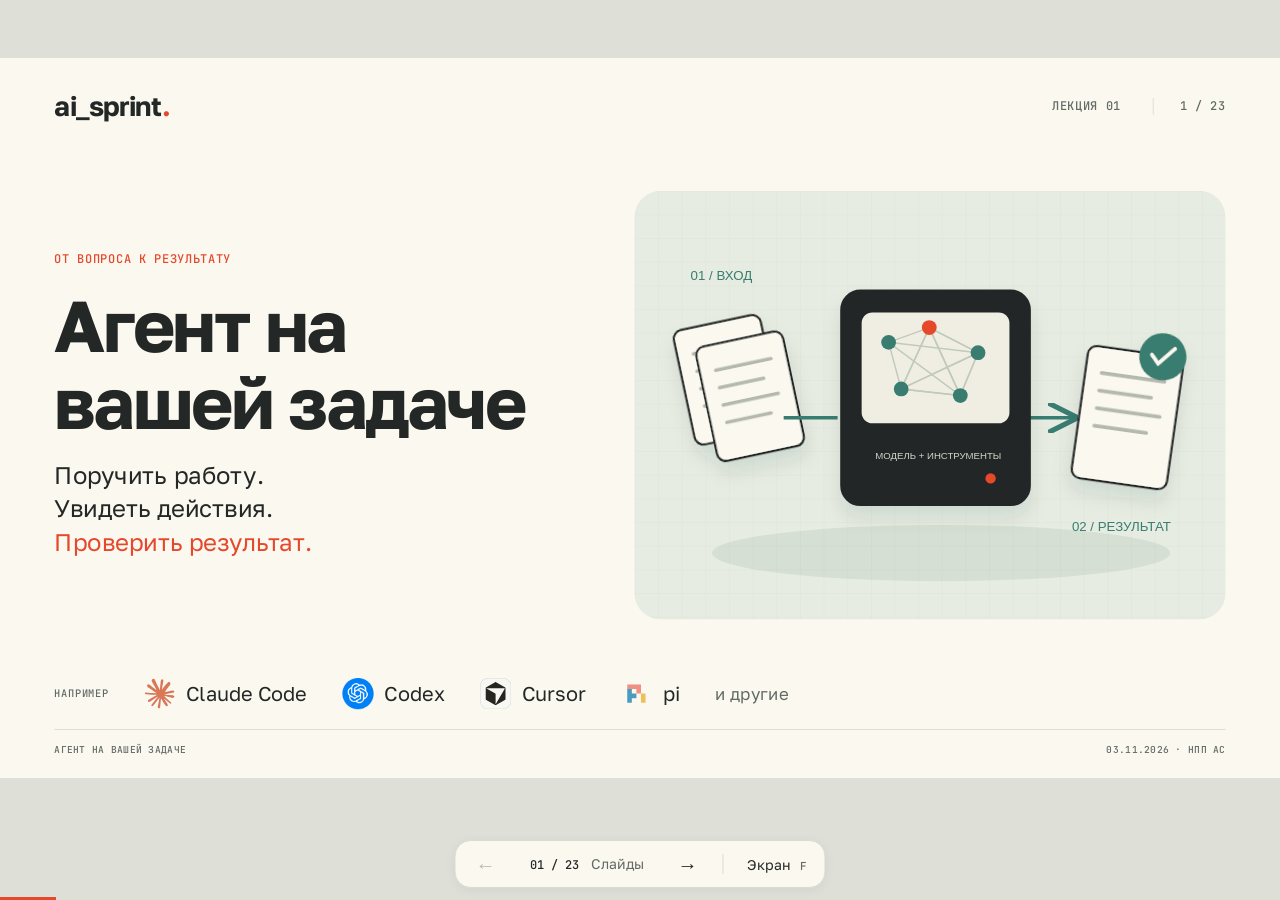
<file: materials/lecture-01/index.html>
<!doctype html>
<html lang="ru"><head><meta charset="utf-8"><meta name="viewport" content="width=device-width,initial-scale=1"><meta name="color-scheme" content="light"><meta name="description" content="Как работает модель, как поручить агенту задачу и проверить результат. Первая лекция AI Sprint."><title>Агент на вашей задаче — AI Sprint</title><link rel="stylesheet" href="styles.css"><script src="deck.js" defer></script><script src="generation.js" defer></script><script src="prompt-example.js" defer></script></head><body><main id="deck" aria-label="Первая лекция AI Sprint">
<section class="slide " id="start" data-title="Агент на вашей задаче" aria-labelledby="title-start" >
<header><span class="logo">ai_sprint<span>.</span></span><span class="eyebrow">ЛЕКЦИЯ 01</span><span class="page">1 / 23</span></header>
<div class="hero"><div><p class="kicker">ОТ ВОПРОСА К РЕЗУЛЬТАТУ</p><h2 id="title-start">Агент на<br>вашей задаче</h2><p class="intro">Поручить работу.<br>Увидеть действия.<br><em>Проверить результат.</em></p></div><img class="art" src="assets/illustrations/workbench.svg" alt="Иллюстрация: документы, модель с инструментами и готовый файл"></div>

<div class="agent-examples"><span class="micro">НАПРИМЕР</span><div><img src="assets/agents/claude.svg" alt="Знак Claude">Claude Code</div><div><img src="assets/agents/codex.png" alt="Знак OpenAI">Codex</div><div><img src="assets/agents/cursor.svg" alt="Знак Cursor">Cursor</div><div><img src="assets/agents/pi.svg" alt="Знак Pi">pi</div><span class="other-agents">и другие</span></div><footer><span>АГЕНТ НА ВАШЕЙ ЗАДАЧЕ</span><span>03.11.2026 · НПП АС</span></footer>
</section>
<section class="slide " id="foundation" data-title="Одна модель под разные задачи" aria-labelledby="title-foundation" hidden><header><span class="logo">ai_sprint<span>.</span></span><span class="eyebrow">01 / КАК УСТРОЕНА МОДЕЛЬ</span><span class="page">2 / 23</span></header><div class="editorial"><div><h2 id="title-foundation">Одна модель<br>под разные задачи</h2><p class="term-definition"><strong>LLM (большая языковая модель)</strong> — модель, обученная работать с языком: продолжать текст и выполнять текстовые задачи.</p><p class="term-definition"><strong>Фундаментальная модель</strong> обучена на широком наборе данных и служит основой для разных задач.</p><p class="term-definition"><strong>Мультимодальная модель</strong> работает с несколькими видами данных: например, текстом, изображениями и звуком.</p><p class="term-definition"><strong>Агент</strong> — программа, которая использует модель и инструменты для выполнения задачи.</p></div><svg class="foundation-art" viewBox="0 0 700 510" role="img" aria-label="Текст, изображения и звук поступают в общую модель, которая применяется к разным задачам"><rect width="700" height="510" rx="30" fill="#e6ece2"/><g stroke="#397d70" stroke-width="3" fill="none"><path d="M160 110H246V230H280M160 255H280M160 400H246V280H280M444 255H500V110H547M500 255V400H547"/></g><g fill="#fbf8f0" stroke="#9bb09b" stroke-width="2"><rect x="34" y="62" width="150" height="96" rx="14"/><rect x="34" y="207" width="150" height="96" rx="14"/><rect x="34" y="352" width="150" height="96" rx="14"/></g><g fill="#397d70" font-family="Arial,sans-serif" font-size="20" text-anchor="middle"><text x="109" y="122">Текст</text><text x="109" y="267">Изображения</text><text x="109" y="412">Звук</text></g><rect x="280" y="177" width="165" height="155" rx="24" fill="#232826"/><g stroke="#ef785e" stroke-width="4"><path d="M362 200V306M310 253H415M325 216L400 291M325 291L400 216"/></g><g fill="#232826" font-family="Arial,sans-serif" font-size="22"><text x="558" y="116">Объяснить</text><text x="558" y="261">Сравнить</text><text x="558" y="406">Создать</text></g><text x="362.5" y="375" text-anchor="middle" font-family="Arial,sans-serif" font-size="19" fill="#397d70">Общая база</text></svg></div><footer><span>АГЕНТ НА ВАШЕЙ ЗАДАЧЕ</span><span>03.11.2026 · НПП АС</span></footer></section>
<section class="slide " id="training" data-title="Pretrain и finetune" aria-labelledby="title-training" hidden><header><span class="logo">ai_sprint<span>.</span></span><span class="eyebrow">01 / КАК УСТРОЕНА МОДЕЛЬ</span><span class="page">3 / 23</span></header><h2 id="title-training">Pretrain и finetune</h2><div class="learning-stages"><article><span class="stage-label">01 / PRETRAINING · ПРЕДОБУЧЕНИЕ</span><h3>Выучить закономерности</h3><div class="stage-visual"><span>Много данных</span><b>→</b><span class="mini-network">● ─ ●<br>╲ ╳ ╱<br>● ─ ●</span></div><p class="term-definition"><strong>Предобучение (pretraining)</strong> — обучение общим закономерностям на большом массиве данных.</p><p class="term-definition"><strong>Веса</strong> — числа внутри модели, которые меняются при обучении.</p></article><article><span class="stage-label">02 / POST-TRAINING · ПОСЛЕДУЮЩАЯ НАСТРОЙКА</span><h3>Отвечать нужным образом</h3><div class="stage-visual"><span>Задание + образец</span><b>→</b><span class="sample-answer">Ответ<br>✓ формат<br>✓ инструкция</span></div><p class="term-definition"><strong>Post-training</strong> — настройка модели для выполнения инструкций и целевых задач.</p><p class="term-definition"><strong>Fine-tuning</strong> — дообучение на выбранных данных: например, заданиях и желаемых ответах.</p></article></div><div class="training-concepts"><div><p class="term-definition"><strong>Alignment</strong> — согласование поведения модели с целями, ценностями и требованиями людей.</p></div><div><p class="term-definition"><strong>Inference</strong> — обработка запроса и построение ответа с помощью обученной модели.</p></div></div><p class="footnote">Обычный inference использует уже обученные веса. Для изменения весов требуется обучение.</p><footer><span>АГЕНТ НА ВАШЕЙ ЗАДАЧЕ</span><span>03.11.2026 · НПП АС</span></footer></section>

<section class="slide " id="tokens" data-title="Токены — компромисс между буквами и словами" aria-labelledby="title-tokens" hidden><header><span class="logo">ai_sprint<span>.</span></span><span class="eyebrow">01 / КАК УСТРОЕНА МОДЕЛЬ</span><span class="page">4 / 23</span></header><h2 id="title-tokens">Токены — компромисс<br>между буквами и словами</h2><p class="term-definition"><strong>Токен</strong> — единица разбиения текста: часть слова, слово, знак или байтовый фрагмент.</p><p class="deck-lead">Модель обрабатывает текст в виде токенов. Сначала текст нужно разбить на эти единицы.</p><div class="token-compromise"><article><span class="micro">ПО БУКВАМ</span><div class="letter-example">э л е к т р о к о т и к</div><h3>Маленький словарь</h3><p>Но длинные слова превращаются в длинные последовательности.</p></article><article class="subword-choice"><span class="micro">ПО ФРАГМЕНТАМ</span><div class="subword-example"><span>электро</span><span>кот</span><span>ик</span></div><h3>Повторно используемые части</h3><p>Один фрагмент содержит больше букв. Части можно соединять в новые слова.</p></article><article><span class="micro">ПО ЦЕЛЫМ СЛОВАМ</span><div class="whole-example">электрокотик</div><h3>Нужен огромный словарь</h3><p>Редкие формы и придуманные слова трудно перечислить заранее.</p></article></div><p class="footnote">Схема разбиения на фрагменты. Токены могут пересекать границы корней и суффиксов.</p><footer><span>АГЕНТ НА ВАШЕЙ ЗАДАЧЕ</span><span>03.11.2026 · НПП АС</span></footer></section>
<section class="slide " id="vectors" data-title="Текст превращается в числа" aria-labelledby="title-vectors" hidden>
<header><span class="logo">ai_sprint<span>.</span></span><span class="eyebrow">01 / КАК УСТРОЕНА МОДЕЛЬ</span><span class="page">5 / 23</span></header>
<h2 id="title-vectors">Текст превращается в числа</h2><p class="term-definition"><strong>Эмбеддинг</strong> — выученное числовое представление: вектор, с которым модель выполняет вычисления.</p><div class="token-scene"><div class="sentence">«Проверь документ»</div><div class="down-arrow">↓ <span>разбиение на токены</span></div><div class="token-row"><span>Про</span><span>верь</span><span>документ</span></div><div class="vector-lines"><i></i><i></i><i></i></div><div class="vector-row"><div><b>0.12</b><b>−0.48</b><b>0.73</b><b>…</b></div><div><b>−0.31</b><b>0.85</b><b>0.06</b><b>…</b></div><div><b>0.64</b><b>0.22</b><b>−0.57</b><b>…</b></div></div><div class="diagram-caption"><p class="term-definition"><strong>Вектор</strong> — упорядоченный набор чисел.</p></div></div><p class="bottom-line">Модель учит свои начальные эмбеддинги. При дальнейшей обработке представления меняются с учётом контекста.</p>
<p class="footnote">Схема числового представления текста.</p>
<footer><span>АГЕНТ НА ВАШЕЙ ЗАДАЧЕ</span><span>03.11.2026 · НПП АС</span></footer>
</section>


<section class="slide" id="context" data-title="Контекст меняет смысл слова" aria-labelledby="title-context" hidden>
<header><span class="logo">ai_sprint<span>.</span></span><span class="eyebrow">01 / КАК УСТРОЕНА МОДЕЛЬ</span><span class="page">6 / 23</span></header>
<div class="editorial"><div><h2 id="title-context">Контекст меняет<br>смысл слова</h2><p class="intro">«Дверь заперта. Где мой <em>ключ</em>?»<br>«У подножия скалы бьёт <em>ключ</em>».</p><p class="term-definition"><strong>Контекст</strong> — доступные модели сообщения, инструкции и материалы.</p><p class="term-definition"><strong>Контекстное окно</strong> — предел числа токенов, которые модель может учитывать при одном обращении.</p><p class="term-definition"><strong>Attention (внимание)</strong> взвешивает влияние доступных токенов при расчёте представления текущего токена.</p></div><img class="art" src="assets/illustrations/contexts.svg" alt="Дверной ключ и родник: контекст помогает различить значения слова ключ"></div>
<div class="context-chain"><div><strong>Контекст</strong><span>доступные слова<br>и материалы</span></div><b>→</b><div><strong>Вектор токена</strong><span>меняется с учётом<br>этого окружения</span></div><b>→</b><div><strong>Дальнейшие<br>вычисления</strong><span>используют новое<br>представление</span></div><b>→</b><div><strong>Следующий токен</strong><span>меняются вероятности<br>возможных вариантов</span></div></div>
<p class="footnote">При обработке запроса меняются представления токенов. Обученные веса остаются прежними.</p>
<footer><span>АГЕНТ НА ВАШЕЙ ЗАДАЧЕ</span><span>03.11.2026 · НПП АС</span></footer>
</section>
<section class="slide night" id="prediction" data-title="Ответ строится по частям" aria-labelledby="title-prediction" hidden>
<header><span class="logo">ai_sprint<span>.</span></span><span class="eyebrow">01 / КАК УСТРОЕНА МОДЕЛЬ</span><span class="page">7 / 23</span></header>
<h2 id="title-prediction">Ответ строится по частям</h2><p class="deck-lead">Выбранный токен добавляется в контекст и влияет на следующий шаг.</p>
<div class="generation-interactive" hidden>
<div class="generation-stage">
<div class="generation-context"><span class="micro">КОНТЕКСТ + ВЫБРАННЫЕ ТОКЕНЫ</span><p class="generation-sentence">Чтобы проверить результат,<span id="generated-text"></span></p></div>
<div class="generation-candidates"><span class="micro" id="candidate-heading">КАНДИДАТЫ НА СЛЕДУЮЩИЙ ТОКЕН</span><div id="candidate-list"></div></div>
</div>
</div>
<div class="generation-print"><div><span class="micro">КОНТЕКСТ + ВЫБРАННЫЕ ТОКЕНЫ</span><p>Чтобы проверить результат, откройте файл отчёта, сравните каждое значение с исходным документом и отдельно отметьте условия, для которых не найдено подтверждение.</p></div><div><span class="micro">КАНДИДАТЫ НА СЛЕДУЮЩИЙ ТОКЕН</span><p>·данных — 42%<br><em>·отч — 35%</em><br>·проекта — 15%<br>Остальные — 8%</p><p class="explain">После каждого выбора контекст дополняется, а вероятности следующих токенов пересчитываются.</p></div></div>
<p class="footnote">Схема генерации. · обозначает пробел. Выбор токена не всегда совпадает с максимальной вероятностью.</p>
<footer><span>АГЕНТ НА ВАШЕЙ ЗАДАЧЕ</span><span>03.11.2026 · НПП АС</span></footer>
</section>
<section class="slide" id="brief" data-title="Что включить в хороший промпт" aria-labelledby="title-brief" hidden>
<header><span class="logo">ai_sprint<span>.</span></span><span class="eyebrow">02 / КАК СФОРМУЛИРОВАТЬ ЗАДАЧУ</span><span class="page">8 / 23</span></header>
<h2 id="title-brief">Что включить в хороший промпт</h2>
<p class="term-definition"><strong>Промпт</strong> — текст запроса к модели: задача и необходимые условия.</p>
<div class="prompt-rules">
<article class="prompt-rule"><h3>Задача</h3><p>Что сделать, зачем<br>и какой результат нужен.</p></article>
<article class="prompt-rule"><h3>Исполнитель и адресат</h3><p>Роль и рабочая среда. Для кого результат и что адресат уже знает.</p></article>
<article class="prompt-rule"><h3>Формат</h3><p>Структура, объём, язык<br>и место сохранения.</p></article>
<article class="prompt-rule"><h3>Примеры</h3><p>При необходимости: образец результата и важные исключения.</p></article>
<article class="prompt-rule"><h3>Источники</h3><p>Файлы, ссылки, версии.<br>Где искать дополнительные сведения.</p></article>
<article class="prompt-rule"><h3>Ограничения и проверка</h3><p>Границы действий, критерии готовности. Что уточнить, если данных мало.</p></article>
</div>
<p class="prompt-refine">Чем яснее задача и условия, тем выше шанс получить полезный ответ.<br>Если задача непонятна, сначала задай уточняющие вопросы. Не подменяй факты догадками.</p>
<footer><span>АГЕНТ НА ВАШЕЙ ЗАДАЧЕ</span><span>03.11.2026 · НПП АС</span></footer>
</section>
<section class="slide" id="prompt-example" data-title="Пример слабого и сильного промпта" aria-labelledby="title-prompt-example" hidden>
<header><span class="logo">ai_sprint<span>.</span></span><span class="eyebrow">02 / КАК СФОРМУЛИРОВАТЬ ЗАДАЧУ</span><span class="page">9 / 23</span></header>
<h2 id="title-prompt-example">Пример слабого и сильного промпта</h2>
<div class="prompt-comparison">
<div class="prompt-weak"><h3>Слабый промпт</h3><p>Посмотри документацию<br>и сделай таблицу.</p></div>
<div class="prompt-complete"><h3>Сильный промпт</h3>
<p class="prompt-text"><span class="prompt-part prompt-task" id="prompt-task">Извлеки требования к питанию оборудования для проверки проекта.</span> <span class="prompt-part prompt-audience" id="prompt-audience">Ты — инженерный ассистент: извлекай требования из технической документации, сохраняй единицы и условия. Результат нужен инженеру, который знает схему, но не читал руководство.</span> <span class="prompt-part prompt-sources" id="prompt-sources">Основной источник — manual.md. Пояснения ищи в notes.md.</span> <span class="prompt-part prompt-format" id="prompt-format">Сохрани requirements.md: таблица «Параметр | Значение | Единица | Пункт».</span> <span class="prompt-part prompt-sample" id="prompt-sample">Образец строки: «Напряжение | … | В | §…».</span> <span class="prompt-part prompt-check" id="prompt-check">Исходники не меняй. Сверь строки с документом. Отсутствующее пометь «не найдено».</span> <span class="prompt-part prompt-questions" id="prompt-questions">Если задача или условия непонятны, сначала задай уточняющие вопросы.</span></p>
</div></div>
<div class="prompt-legend" role="group" aria-label="Части хорошего промпта">
<button type="button" class="prompt-task" data-prompt-target="prompt-task" aria-controls="prompt-task" disabled><i aria-hidden="true"></i>Задача</button>
<button type="button" class="prompt-audience" data-prompt-target="prompt-audience" aria-controls="prompt-audience" disabled><i aria-hidden="true"></i>Исполнитель и адресат</button>
<button type="button" class="prompt-sources" data-prompt-target="prompt-sources" aria-controls="prompt-sources" disabled><i aria-hidden="true"></i>Источники</button>
<button type="button" class="prompt-format" data-prompt-target="prompt-format" aria-controls="prompt-format" disabled><i aria-hidden="true"></i>Формат</button>
<button type="button" class="prompt-sample" data-prompt-target="prompt-sample" aria-controls="prompt-sample" disabled><i aria-hidden="true"></i>Пример</button>
<button type="button" class="prompt-check" data-prompt-target="prompt-check" aria-controls="prompt-check" disabled><i aria-hidden="true"></i>Ограничения и проверка</button>
<button type="button" class="prompt-questions" data-prompt-target="prompt-questions" aria-controls="prompt-questions" disabled><i aria-hidden="true"></i>Уточнения</button>
</div>
<footer><span>АГЕНТ НА ВАШЕЙ ЗАДАЧЕ</span><span>03.11.2026 · НПП АС</span></footer>
</section>
<section class="slide" id="engineering-evolution" data-title="От промпта к рабочей среде агента" aria-labelledby="title-engineering-evolution" hidden>
<header><span class="logo">ai_sprint<span>.</span></span><span class="eyebrow">02 / КАК СФОРМУЛИРОВАТЬ ЗАДАЧУ</span><span class="page">10 / 23</span></header>
<h2 id="title-engineering-evolution">От промпта к рабочей среде агента</h2>
<div class="engineering-approaches">
<article><span class="micro">01 · ЗАПРОС</span><p class="term-definition"><strong>Промпт-инжиниринг</strong> — формулирование задачи, условий, примеров и желаемого результата.</p></article>
<article><span class="micro">02 · МАТЕРИАЛЫ</span><p class="term-definition"><strong>Контекст-инжиниринг</strong> — отбор и обновление инструкций, документов, истории и памяти для текущего шага.</p></article>
<article><span class="micro">03 · СРЕДА</span><p class="term-definition"><strong>Харнес-инжиниринг</strong> — проектирование среды агента: контекста, инструментов, цикла и проверок.</p></article>
</div>
<div class="engineering-details"><div><strong>Современные модели</strong><p>Уже настроены работать с обычными запросами; некоторые клиенты помогают уточнить промпт.</p></div><div><strong>Память клиента</strong><p>Может добавлять сведения о пользователе в контекст нового обращения. Веса модели от этого не меняются.</p></div></div>
<p class="engineering-takeaway">Специальные приёмы нужны реже. Ясную постановку задачи и проверку результата теперь закрепляют в скиллах.</p>
<p class="footnote">Память и её доступность зависят от клиента и настроек.</p>
<footer><span>АГЕНТ НА ВАШЕЙ ЗАДАЧЕ</span><span>03.11.2026 · НПП АС</span></footer>
</section>
<section class="slide night" id="action" data-title="Сформулируйте свою задачу" aria-labelledby="title-action" hidden>
<header><span class="logo">ai_sprint<span>.</span></span><span class="eyebrow">02 / КАК СФОРМУЛИРОВАТЬ ЗАДАЧУ</span><span class="page">11 / 23</span></header>
<h2 id="title-action">Сформулируйте свою задачу</h2>
<div class="assignment">
<div><span class="assignment-no">01</span><h3>Выберите задачу</h3><p>Небольшая рабочая задача.<br>Если своей нет: сравнить две версии инструкции для коллеги.</p></div>
<div><span class="assignment-no">02</span><h3>Напишите промпт</h3><p>Задача и роль, адресат, источники, формат и пример. Ограничения, проверка и уточняющие вопросы.</p></div>
<div><span class="assignment-no">03</span><h3>Проверьте себя</h3><p>Понятно, что сделать?<br>Где взять данные?<br>Как принять результат?<br>Что нужно уточнить?</p></div>
</div>
<p class="prompt-practice-result">Отправьте один промпт в чат без рабочих данных. Вместе уточним один пример.</p>
<footer><span>АГЕНТ НА ВАШЕЙ ЗАДАЧЕ</span><span>03.11.2026 · НПП АС</span></footer>
</section>
<section class="slide agent-part " id="agent-anatomy" data-title="Агент: модель и рабочая среда" aria-labelledby="title-agent-anatomy" hidden>
<header><span class="logo">ai_sprint<span>.</span></span><span class="eyebrow">03 / КАК ДЕЙСТВУЕТ АГЕНТ</span><span class="page">12 / 23</span></header>
<h2 id="title-agent-anatomy">Агент: модель и рабочая среда</h2>
<div class="agent-anatomy-layout"><div class="agent-anatomy-copy">
<p class="term-definition"><strong>Модель</strong> — выбирает следующий шаг: ответить или запросить инструмент.</p>
<p class="term-definition"><strong>Харнес</strong> — программа вокруг модели. Хранит контекст, ведёт цикл и управляет выполнением.</p>
<p class="term-definition"><strong>Инструмент</strong> — операция с определёнными входом и результатом: прочитать файл, запустить команду.</p>
</div><figure class="agent-architecture-art"><img src="assets/illustrations/agent-architecture.png" alt="Поручение входит в харнес. Внутри находятся контекст, модель и инструменты. Модель запрашивает вызов и получает результат. Расширения: скиллы и команды, хуки и проверки, сабагенты."></figure></div>
<footer><span>АГЕНТ НА ВАШЕЙ ЗАДАЧЕ</span><span>03.11.2026 · НПП АС</span></footer>
</section>
<section class="slide agent-part " id="agent-loop-code" data-title="Весь принцип помещается в while" aria-labelledby="title-agent-loop-code" hidden>
<header><span class="logo">ai_sprint<span>.</span></span><span class="eyebrow">03 / КАК ДЕЙСТВУЕТ АГЕНТ</span><span class="page">13 / 23</span></header>
<h2 id="title-agent-loop-code">Весь принцип помещается в while</h2>
<div class="agent-split code-split"><pre class="agent-code"><code>while True:
    response = model(messages, tools)
    messages.append(response)

    if not response.tool_calls:
        break

    for call in response.tool_calls:
        result = execute(call)
        messages.append(tool_result(call.id, result))</code></pre><div class="code-guide"><div><span>МОДЕЛЬ</span><p>Выбирает вызов<br>или готовит ответ</p></div><div><span>ХАРНЕС</span><p>Ведёт историю,<br>вызывает инструмент</p></div><div><span>ИНСТРУМЕНТ</span><p>Получает аргументы,<br>возвращает результат</p></div></div></div><p class="footnote">Псевдокод цикла · <a href="https://github.com/shareAI-lab/learn-claude-code/tree/main/s01_agent_loop">learn-claude-code · s01</a>.</p>
<footer><span>АГЕНТ НА ВАШЕЙ ЗАДАЧЕ</span><span>03.11.2026 · НПП АС</span></footer>
</section>
<section class="slide agent-part " id="tool-contract" data-title="Запрос, выполнение и результат" aria-labelledby="title-tool-contract" hidden>
<header><span class="logo">ai_sprint<span>.</span></span><span class="eyebrow">03 / КАК ДЕЙСТВУЕТ АГЕНТ</span><span class="page">14 / 23</span></header>
<h2 id="title-tool-contract">Запрос, выполнение и результат</h2>
<div class="tool-contract-cards"><article><p class="term-definition"><strong>Function calling</strong> — запрос модели на вызов инструмента с аргументами.</p><pre class="agent-code"><code>{&quot;name&quot;: &quot;read_file&quot;,
 &quot;arguments&quot;: {
   &quot;path&quot;: &quot;inputs/faq.md&quot;
 }}</code></pre></article><article><p class="term-definition"><strong>Tool use</strong> — работа с инструментами: запрос модели, выполнение средой и возврат результата.</p><pre class="agent-code"><code>text = read_file(
    &quot;inputs/faq.md&quot;
)</code></pre></article><article><p class="term-definition"><strong>Structured output</strong> — вывод по заданной схеме: поля, типы и обязательные значения.</p><pre class="agent-code"><code>{&quot;days&quot;: 45,
 &quot;unit&quot;: &quot;calendar_days&quot;,
 &quot;source&quot;: &quot;inputs/faq.md&quot;}</code></pre></article></div>
<footer><span>АГЕНТ НА ВАШЕЙ ЗАДАЧЕ</span><span>03.11.2026 · НПП АС</span></footer>
</section>
<section class="slide agent-part " id="commands-skills" data-title="Какие инструменты дать агенту" aria-labelledby="title-commands-skills" hidden>
<header><span class="logo">ai_sprint<span>.</span></span><span class="eyebrow">03 / КАК ДЕЙСТВУЕТ АГЕНТ</span><span class="page">15 / 23</span></header>
<h2 id="title-commands-skills">Какие инструменты дать агенту</h2>
<div class="tool-options"><article><h3>Конкретные функции харнеса</h3><p>Харнес предоставляет конкретные функции. Хороший тон: каждой задаче — свой инструмент с понятными входом и результатом.</p><pre><code>find_quote(query, documents)</code></pre></article><article><h3>Универсальный инструмент — оболочка</h3><p>Модель пишет скрипты, а харнес запускает их через командную оболочку — в пределах доступных программ и прав.</p><pre><code>python extract_quotes.py inputs/</code></pre></article></div>
<div class="file-toolset"><h3>Типовой набор для работы с файлами</h3><table><thead><tr><th scope="col">Операция</th><th scope="col">Claude Code</th></tr></thead><tbody><tr><td>Список и поиск файлов</td><td><code>Glob</code></td></tr><tr><td>Чтение</td><td><code>Read</code></td></tr><tr><td>Запись и правка</td><td><code>Write</code> · <code>Edit</code></td></tr><tr><td>Поиск по содержимому</td><td><code>Grep</code></td></tr><tr><td>Командная оболочка</td><td><code>Bash</code></td></tr></tbody></table></div>
<footer><span>АГЕНТ НА ВАШЕЙ ЗАДАЧЕ</span><span>03.11.2026 · НПП АС</span></footer>
</section>
<section class="slide agent-part " id="hooks-subagents" data-title="Хуки: обработчики событий" aria-labelledby="title-hooks-subagents" hidden>
<header><span class="logo">ai_sprint<span>.</span></span><span class="eyebrow">03 / КАК ДЕЙСТВУЕТ АГЕНТ</span><span class="page">16 / 23</span></header>
<h2 id="title-hooks-subagents">Хуки: обработчики событий</h2>
<p class="term-definition"><strong>Хук</strong> — обработчик, который харнес запускает при заданном событии.</p>
<table class="hook-events"><thead><tr><th scope="col">Событие Claude Code</th><th scope="col">Когда срабатывает</th><th scope="col">Зачем подключить</th></tr></thead><tbody>
<tr><td><code>SessionStart</code></td><td>Начало или возобновление сессии</td><td>Загрузить актуальное состояние задачи</td></tr>
<tr><td><code>PreToolUse</code></td><td>Перед выполнением инструмента</td><td>Проверить аргументы, запретить запись в исходники</td></tr>
<tr><td><code>PostToolUse</code></td><td>После успешного выполнения инструмента</td><td>После правки запустить форматирование или проверку</td></tr>
<tr><td><code>Stop</code></td><td>Агент собирается закончить ответ</td><td>Проверить результат и вернуть замечание, если он неполон</td></tr>
</tbody></table>
<footer><span>АГЕНТ НА ВАШЕЙ ЗАДАЧЕ</span><span>03.11.2026 · НПП АС</span></footer>
</section>
<section class="slide agent-part " id="subagents" data-title="Сабагенты: разделить работу и контекст" aria-labelledby="title-subagents" hidden>
<header><span class="logo">ai_sprint<span>.</span></span><span class="eyebrow">03 / КАК ДЕЙСТВУЕТ АГЕНТ</span><span class="page">17 / 23</span></header>
<h2 id="title-subagents">Сабагенты: разделить работу и контекст</h2>
<p class="term-definition"><strong>Сабагент</strong> — отдельный агент для подзадачи со своим контекстом, инструкциями и инструментами.</p>
<div class="subagent-benefits"><article><span class="micro">КОНТЕКСТ</span><h3>Меньше лишнего<br>в каждом окне</h3><p>Основной агент получает краткий итог вместо всех документов и логов.</p><p>Сабагенту передают только контекст его подзадачи.</p></article><article><span class="micro">ПАРАЛЛЕЛЬНОСТЬ</span><h3>Независимые задачи<br>одновременно</h3><p>Один ищет цитаты, другой сверяет числа, третий проверяет условия.</p><p>Основной агент собирает результаты.</p></article><article><span class="micro">СПЕЦИАЛИЗАЦИЯ</span><h3>Свой промпт<br>под каждую задачу</h3><p>Отдельные инструкции, критерии ответа и доступные инструменты.</p><p>Например: «Проверь только точность цитат. Верни расхождения и источники».</p></article></div>
<footer><span>АГЕНТ НА ВАШЕЙ ЗАДАЧЕ</span><span>03.11.2026 · НПП АС</span></footer>
</section>
<section class="slide agent-part " id="skills-scripts" data-title="Скилл задаёт порядок. Скрипт выполняет операцию." aria-labelledby="title-skills-scripts" hidden>
<header><span class="logo">ai_sprint<span>.</span></span><span class="eyebrow">04 / СКИЛЛЫ В РАБОТЕ</span><span class="page">18 / 23</span></header>
<h2 id="title-skills-scripts">Скилл задаёт порядок. Скрипт выполняет операцию.</h2>
<div class="skill-layout"><div class="skill-definitions"><p class="term-definition"><strong>Скилл</strong> — инструкция и материалы для повторяемого способа работы агента.</p><p class="term-definition"><strong>Скрипт</strong> — программа в файле для выполнения конкретной операции.</p><p>Агент читает скилл, выбирает действия и вызывает доступные инструменты.</p></div><div class="skill-files"><span class="micro">ПАПКА СКИЛЛА</span><pre class="agent-code">study/
├── SKILL.md
├── scripts/     <span class="code-muted"># optional</span>
└── references/  <span class="code-muted"># optional</span></pre><p><code>SKILL.md</code> — как проверить знания.<br>Скрипт — например, извлечь текст PDF.</p></div></div><p class="bottom-line">В нашем study достаточно инструкции, учебного текста и файловых инструментов.</p>
<footer><span>АГЕНТ НА ВАШЕЙ ЗАДАЧЕ</span><span>03.11.2026 · НПП АС</span></footer>
</section>
<section class="slide agent-part night" id="demo-setup" data-title="Study: проверьте понимание лекции" aria-labelledby="title-demo-setup" hidden>
<header><span class="logo">ai_sprint<span>.</span></span><span class="eyebrow">04 / СКИЛЛЫ В РАБОТЕ</span><span class="page">19 / 23</span></header>
<h2 id="title-demo-setup">Study: проверьте понимание лекции</h2>
<p class="deck-lead">Скилл задаёт вопросы по прочитанному, разбирает ответы по источнику и сохраняет отчёт. Проверьте себя по материалу этой лекции.</p><p class="student-repo-link"><a href="../../README.md">Материалы курса ↗</a></p><pre class="agent-code study-command">/study exercises/01-study/materials/lecture-01.md</pre><div class="student-assignment"><article><span class="micro">ИСХОДНИК</span><h3>Текст лекции</h3><p>Модель и контекст.<br>Устройство агента.<br>Инструменты и скиллы.</p></article><article><span class="micro">ДИАЛОГ</span><h3>Один вопрос за раз</h3><p>Сначала ваш ответ.<br>Затем разбор<br>с опорой на текст.</p></article><article><span class="micro">РЕЗУЛЬТАТ</span><h3>Отчёт в файле</h3><p>Что поняли.<br>Где есть пробел.<br>Что перечитать.</p></article></div>
<footer><span>АГЕНТ НА ВАШЕЙ ЗАДАЧЕ</span><span>03.11.2026 · НПП АС</span></footer>
</section>
<section class="slide agent-part " id="duplicate-task" data-title="Сделаем приложение для поиска дубликатов" aria-labelledby="title-duplicate-task" hidden>
<header><span class="logo">ai_sprint<span>.</span></span><span class="eyebrow">05 / СОЗДАЁМ ИНСТРУМЕНТ</span><span class="page">20 / 23</span></header>
<h2 id="title-duplicate-task">Сделаем приложение для поиска дубликатов</h2>
<p class="deck-lead">Выбираю папку. Вижу одинаковые файлы и сколько места занимают лишние копии.</p>
<div class="assignment"><div><span class="assignment-no">01</span><h3>Выбрать папку</h3><p>Файлы и подпапки.<br>Документы и копии.<br>Разные имена.</p></div><div><span class="assignment-no">02</span><h3>Найти совпадения</h3><p>Сравнить содержимое.<br>Собрать группы.<br>Показать пути.</p></div><div><span class="assignment-no">03</span><h3>Увидеть результат</h3><p>Открыть приложение.<br>Посчитать лишние копии.<br>Проверить находки.</p></div></div>
<p class="bottom-line">Поручаем агенту создать приложение, запустить его и проверить результат.</p>
<p class="student-repo-link"><a href="../../exercises/02-duplicate-finder/README.md">Задание · exercises/02-duplicate-finder ↗</a></p>
<footer><span>АГЕНТ НА ВАШЕЙ ЗАДАЧЕ</span><span>03.11.2026 · НПП АС</span></footer>
</section>
<section class="slide agent-part " id="duplicate-check" data-title="Одинаковое имя ещё не означает дубль" aria-labelledby="title-duplicate-check" hidden>
<header><span class="logo">ai_sprint<span>.</span></span><span class="eyebrow">05 / СОЗДАЁМ ИНСТРУМЕНТ</span><span class="page">21 / 23</span></header>
<h2 id="title-duplicate-check">Одинаковое имя ещё не означает дубль</h2>
<p class="deck-lead">Предскажите результат, затем проверим приложение на файлах.</p>
<div class="agent-cards three"><article><span class="micro">СЛУЧАЙ 1</span><h3>Имена разные</h3><p>Содержимое одинаковое.<br>Ожидаем одну группу<br>со всеми копиями.</p></article><article><span class="micro">СЛУЧАЙ 2</span><h3>Имя и размер совпали</h3><p>Содержимое разное.<br>Такие файлы<br>не должны стать дублями.</p></article><article><span class="micro">СЛУЧАЙ 3</span><h3>Добавили копию</h3><p>Запускаем поиск снова.<br>Группа увеличилась.<br>Итог пересчитан.</p></article></div>
<p class="bottom-line">Лишние копии: оставляем по одному файлу в группе, считаем размер остальных.</p>
<footer><span>АГЕНТ НА ВАШЕЙ ЗАДАЧЕ</span><span>03.11.2026 · НПП АС</span></footer>
</section>
<section class="slide agent-part" id="azret-workflow" data-title="Воркфлоу работы с агентом" aria-labelledby="title-azret-workflow" hidden>
<header><span class="logo">ai_sprint<span>.</span></span><span class="eyebrow">МОЙ РАБОЧИЙ ПРОЦЕСС</span><span class="page">22 / 23</span></header>
<h2 id="title-azret-workflow">Воркфлоу работы с агентом</h2>
<p class="deck-lead">От обсуждения задачи до работающего приложения — через четыре скилла.</p>
<div class="agent-cards azret-workflow"><article><span class="micro">01 · ОБСУДИТЬ ЗАДАЧУ</span><h3>/feature-discovery</h3><p>Уточняю, что нужно и зачем.<br>Результат: требования и технические факты.</p></article><article><span class="micro">02 · ОФОРМИТЬ СПЕЦИФИКАЦИЮ</span><h3>/create-prd</h3><p>Собираю требования в PRD.<br>Результат: описание того, что строим.</p></article><article><span class="micro">03 · РАЗБИТЬ НА ЗАДАЧИ</span><h3>/prd-to-beads</h3><p>Проверяю декомпозицию по PRD.<br>Результат: задачи в Beads после ревью.</p></article><article><span class="micro">04 · РЕАЛИЗОВАТЬ И ПРОВЕРИТЬ</span><h3>/senior-developer</h3><p>Реализую задачи с тестами.<br>Результат: работающий инструмент.</p></article></div>
<p class="bottom-line">Покажу этот путь на своём решении задачи поиска дубликатов.</p>
<footer><span>АГЕНТ НА ВАШЕЙ ЗАДАЧЕ</span><span>03.11.2026 · НПП АС</span></footer>
</section>
<section class="slide agent-part night" id="remember" data-title="С какой задачей вы придёте в четверг?" aria-labelledby="title-remember" hidden>
<header><span class="logo">ai_sprint<span>.</span></span><span class="eyebrow">К ТРЕКИНГУ В ЧЕТВЕРГ</span><span class="page">23 / 23</span></header>
<h2 id="title-remember">С какой задачей вы придёте в четверг?</h2>
<p class="deck-lead">5 ноября встретимся, чтобы разобрать ваши попытки. Какую задачу вы хотите взять из своей работы?</p>
<div class="student-assignment"><article><span class="micro">ЗАДАЧА</span><h3>Где вам нужна помощь?</h3><p>Что сейчас отнимает время<br>или вызывает затруднения?</p></article><article><span class="micro">ПОПЫТКА</span><h3>Что поручите агенту?</h3><p>С какого шага начнёте?<br>Что дадите ему для работы?</p></article><article><span class="micro">РЕЗУЛЬТАТ</span><h3>Как поймёте, что получилось?</h3><p>Что сможете проверить сами?<br>Что захотите разобрать вместе?</p></article></div>
<p class="bottom-line">Что пока мешает сделать первую попытку?</p>
<footer><span>АГЕНТ НА ВАШЕЙ ЗАДАЧЕ</span><span>ЧЕТВЕРГ · 05.11.2026 · 14:00 МСК</span></footer>
</section>
</main>
  <nav class="controls" aria-label="Управление презентацией"><button id="previous" aria-label="Предыдущий слайд" title="Назад (←)">←</button><button id="overview-open" title="Все слайды (O)"><span id="counter">01 / 23</span><span class="control-label">Слайды</span></button><button id="next" aria-label="Следующий слайд" title="Дальше (→ / Пробел)">→</button><span class="control-divider"></span><button id="fullscreen" title="Полный экран (F)">Экран <kbd>F</kbd></button></nav>
  <div id="progress" aria-hidden="true"></div>
  <p id="announcement" class="sr-only" aria-live="polite"></p>
  <dialog id="overview" aria-labelledby="overview-title"><div class="overview-header"><h2 id="overview-title">Первая лекция: слайды</h2><button id="overview-close" aria-label="Закрыть список слайдов">×</button></div><ol id="slide-list"></ol><p>← → / Пробел — переход · Home / End — начало / конец · F — полный экран</p></dialog>
  <noscript><p class="no-script">JavaScript отключён: все слайды показаны последовательно. Включите JavaScript для режима презентации.</p><style>.slide[hidden]{display:flex!important}body{overflow:auto}#deck{display:block;height:auto}.slide{position:relative;width:1600px;height:900px;transform:none!important}.controls{display:none}</style></noscript>
</body>
</html>
</file>
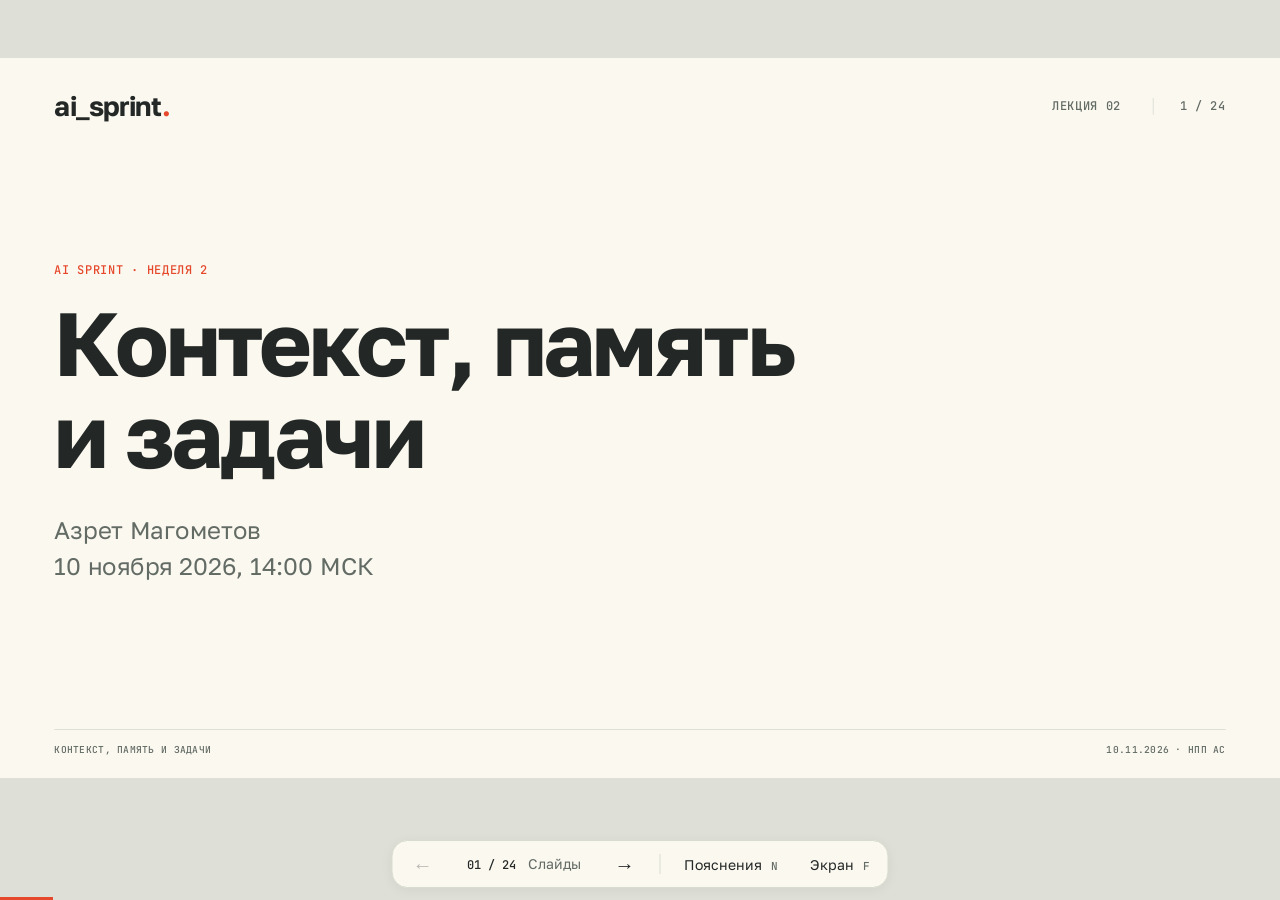
<file: materials/lecture-02/index.html>
<!doctype html><html lang="ru"><head><meta charset="utf-8"><meta name="viewport" content="width=device-width,initial-scale=1"><title>Контекст, память и задачи — AI Sprint</title><link rel="stylesheet" href="styles.css"><link rel="stylesheet" href="lecture.css"><script src="deck.js" defer></script></head><body><main id="deck" aria-label="Вторая лекция: контекст, память и задачи">
<section class="slide" id="start" data-title="Контекст, память и задачи" data-owner="Азрет" aria-labelledby="title-start">
<header><span class="logo">ai_sprint<span>.</span></span><span class="eyebrow">ЛЕКЦИЯ 02</span><span class="page">1 / 24</span></header>
<div class="title-layout"><p class="kicker">AI SPRINT · НЕДЕЛЯ 2</p><h2 id="title-start">Контекст, память<br>и задачи</h2><p class="intro">Азрет Магометов<br>10 ноября 2026, 14:00 МСК</p></div>
<footer><span>КОНТЕКСТ, ПАМЯТЬ И ЗАДАЧИ</span><span>10.11.2026 · НПП АС</span></footer><aside class="notes">Четыре темы помогают организовать работу между сессиями. Подробный текст и упражнения доступны через README этой папки.</aside></section>
<section class="slide" id="contents" data-title="Содержание" data-owner="Азрет" aria-labelledby="title-contents" hidden>
<header><span class="logo">ai_sprint<span>.</span></span><span class="eyebrow">ЛЕКЦИЯ 02</span><span class="page">2 / 24</span></header>
<h2 id="title-contents">Содержание</h2>
<div class="contents">
<article><span class="contents-no">01</span><h3>Контекст</h3><p>Из чего состоит контекст. Как добавить файл. Команды управления контекстом и сессией.</p></article>
<article><span class="contents-no">02</span><h3>Память</h3><p>Файлы CLAUDE.md и автоматическая память. Личные и общие правила. Журнал решений. Как писать инструкции.</p></article>
<article><span class="contents-no">03</span><h3>Задачи и план</h3><p>Режим планирования. План в файле. Трекеры задач: Beads, GitHub Issues.</p></article>
<article><span class="contents-no">04</span><h3>Состояние</h3><p>Запрос состояния проекта: изменения, сборка, тесты, задачи, фоновые процессы.</p></article>
</div>
<p class="bottom-line">После каждой темы — практика в Claude Code.</p>
<footer><span>КОНТЕКСТ, ПАМЯТЬ И ЗАДАЧИ</span><span>10.11.2026 · НПП АС</span></footer><aside class="notes">Читайте текст лекции по одному разделу, затем повторяйте соответствующую практику. Результаты сохраняйте в своей локальной копии.</aside></section>
<section class="slide" id="context" data-title="Что такое контекст" data-owner="Азрет" aria-labelledby="title-context" hidden>
<header><span class="logo">ai_sprint<span>.</span></span><span class="eyebrow">01 / КОНТЕКСТ</span><span class="page">3 / 24</span></header>
<h2 id="title-context">Что такое контекст</h2>
<p class="term-definition"><strong>Контекст</strong> — всё, что модель получает в одном обращении: инструкции, история разговора, результаты инструментов.</p>
<p class="term-definition"><strong>Контекстное окно</strong> — предельный объём контекста в токенах. Зависит от модели.</p>
<div class="context-stack">
<div><b>Системный промпт и инструменты</b><span>Задаёт клиент. Описывает агенту доступные инструменты.</span></div>
<div><b>CLAUDE.md и память</b><span>Загружаются при старте сессии.</span></div>
<div><b>Разговор</b><span>Ваши сообщения и ответы агента.</span></div>
<div><b>Результаты инструментов</b><span>Прочитанные файлы, вывод команд, результаты поиска.</span></div>
</div>
<p class="bottom-line"><code>/context</code> показывает, сколько места занимает каждая часть.</p>
<footer><span>КОНТЕКСТ, ПАМЯТЬ И ЗАДАЧИ</span><span>10.11.2026 · НПП АС</span></footer><aside class="notes">Папка на диске и текущий контекст различаются. Проверяйте чтение нужного файла по действиям агента и сверяйте ответ с источником.</aside></section>
<section class="slide" id="file-to-context" data-title="Как файл попадает в контекст" data-owner="Азрет" aria-labelledby="title-file-to-context" hidden>
<header><span class="logo">ai_sprint<span>.</span></span><span class="eyebrow">01 / КОНТЕКСТ</span><span class="page">4 / 24</span></header>
<h2 id="title-file-to-context">Как файл попадает в контекст</h2>
<p class="deck-lead">Файл на диске не входит в контекст, пока его не прочитали.</p>
<div class="cards three">
<article class="card"><span class="micro">ИНСТРУМЕНТЫ</span><h3>Агент читает сам</h3><p>Находит файл поиском и читает инструментом. Каждое чтение видно в ленте действий.</p></article><article class="card"><span class="micro">@-УПОМИНАНИЕ</span><h3>Вы указываете файл</h3><p><code>@docs/spec.md</code> вставляет содержимое файла в сообщение.</p><p><code>@src/</code> даёт список файлов папки без содержимого.</p></article><article class="card"><span class="micro">СТАРТ СЕССИИ</span><h3>Клиент загружает при старте</h3><p>CLAUDE.md из папки проекта и родительских папок, начало MEMORY.md.</p></article>
</div>
<p class="footnote">Файл вставляется целиком, если он меньше 25 000 токенов. Текстовый файл больше 256 КБ не вставляется. Текст и скриншоты можно вставить прямо в сообщение.</p>
<footer><span>КОНТЕКСТ, ПАМЯТЬ И ЗАДАЧИ</span><span>10.11.2026 · НПП АС</span></footer><aside class="notes">Укажите известный файл сами или поручите агенту найти его. Упоминание папки не означает чтение всех её файлов.</aside></section>
<section class="slide" id="long-session" data-title="Длинная сессия" data-owner="Азрет" aria-labelledby="title-long-session" hidden>
<header><span class="logo">ai_sprint<span>.</span></span><span class="eyebrow">01 / КОНТЕКСТ</span><span class="page">5 / 24</span></header>
<h2 id="title-long-session">Длинная сессия</h2>
<div class="cards two">
<article class="card"><h3>Что происходит</h3><ul><li>Сообщения и прочитанные файлы остаются в истории.</li><li>В длинной истории агент может хуже соблюдать ранние инструкции.</li><li>У предела окна клиент сжимает историю в сводку. Часть деталей теряется.</li></ul></article><article class="card"><h3>Что делать</h3><ul><li>Одна сессия — одна задача.</li><li>Перед новой задачей — <code>/clear</code>.</li><li>Итоги, нужные дальше, — в файл.</li><li>Большие документы — по нужным разделам.</li></ul></article>
</div>
<p class="bottom-line">Эмпирический ориентир для рабочей задачи: 40–60% контекстного окна.</p>
<p class="footnote">По опыту HumanLayer при работе с кодом. Зависит от сложности задачи; универсального порога нет.</p>
<footer><span>КОНТЕКСТ, ПАМЯТЬ И ЗАДАЧИ</span><span>10.11.2026 · НПП АС</span></footer><aside class="notes">40–60% — ориентир из практики HumanLayer, зависящий от сложности задачи. Это не универсальный порог ухудшения. При окне 200 тысяч токенов диапазон соответствует 80–120 тысячам. Источник: https://www.humanlayer.dev/blog/advanced-context-engineering.</aside></section>
<section class="slide" id="context-commands" data-title="Команды: контекст" data-owner="Азрет" aria-labelledby="title-context-commands" hidden>
<header><span class="logo">ai_sprint<span>.</span></span><span class="eyebrow">01 / КОНТЕКСТ</span><span class="page">6 / 24</span></header>
<h2 id="title-context-commands">Команды: контекст</h2>
<table class="lesson-table commands"><thead><tr><th>Команда</th><th>Что делает</th><th>Когда</th></tr></thead><tbody><tr><td><code>/context</code></td><td>Показывает заполнение окна по частям</td><td>Понять, что занимает место</td></tr><tr><td><code>/clear</code></td><td>Начинает разговор с пустой историей. Правила проекта остаются</td><td>Перед новой задачей</td></tr><tr><td><code>/compact</code> [что сохранить]</td><td>Заменяет историю сводкой. В аргументе можно указать, что оставить</td><td>Задача не закончена, окно заполнено</td></tr><tr><td><code>/btw</code> вопрос</td><td>Отвечает на побочный вопрос, не добавляя его в историю</td><td>Уточнить мелочь по ходу работы</td></tr></tbody></table>
<p class="footnote">Команды по документации Claude Code, ноябрь 2026. В Desktop и других клиентах набор может отличаться.</p>
<footer><span>КОНТЕКСТ, ПАМЯТЬ И ЗАДАЧИ</span><span>10.11.2026 · НПП АС</span></footer><aside class="notes">Перед очисткой или сжатием сохраните нужное в файл. После изменения контекста сверьте ограничения и следующий шаг.</aside></section>
<section class="slide" id="session-commands" data-title="Команды: сессия" data-owner="Азрет" aria-labelledby="title-session-commands" hidden>
<header><span class="logo">ai_sprint<span>.</span></span><span class="eyebrow">01 / КОНТЕКСТ</span><span class="page">7 / 24</span></header>
<h2 id="title-session-commands">Команды: сессия</h2>
<table class="lesson-table commands"><thead><tr><th>Команда</th><th>Что делает</th><th>Когда</th></tr></thead><tbody><tr><td><code>Esc Esc</code>, <code>/rewind</code></td><td>Открывает прошлые сообщения. Откатывает разговор, изменения файлов или оба</td><td>Агент ушёл не туда</td></tr><tr><td><code>/branch</code> [имя]</td><td>Создаёт копию разговора и переключает в неё. Исходный открывается через <code>/resume</code></td><td>Попробовать другой вариант</td></tr><tr><td><code>/fork</code> [запрос]</td><td>Копирует разговор в новую фоновую сессию. Вы остаётесь в текущей</td><td>Параллельная ветка работы</td></tr><tr><td><code>/resume</code>, <code>/rename</code></td><td>Возвращает прошлую сессию. Даёт сессии имя</td><td>Продолжить вчерашнюю работу</td></tr></tbody></table>
<p class="footnote">Откат возвращает правки, сделанные инструментами редактирования агента. Изменения через терминал и правки вне агента не откатываются. Откат не заменяет Git. <code>Esc Esc</code> описан для терминала; в документации Desktop его нет.</p>
<footer><span>КОНТЕКСТ, ПАМЯТЬ И ЗАДАЧИ</span><span>10.11.2026 · НПП АС</span></footer><aside class="notes">Остановка не отменяет уже выполненные действия. Откат не охватывает все изменения и не заменяет Git. Ветвление разговора не создаёт отдельную копию рабочих файлов.</aside></section>
<section class="slide night practice" id="practice-context" data-title="Практика: контекст" data-owner="Азрет" aria-labelledby="title-practice-context" hidden>
<header><span class="logo">ai_sprint<span>.</span></span><span class="eyebrow">ПРАКТИКА 01 / КОНТЕКСТ</span><span class="page">8 / 24</span></header>
<h2 id="title-practice-context">Практика: контекст</h2>
<p class="deck-lead">Повторяйте у себя в Claude Code, в папке студенческого репозитория.</p>
<table class="lesson-table practice-table"><thead><tr><th>Ситуация</th><th>Действие</th></tr></thead><tbody><tr><td>Начали сессию. Что видит агент?</td><td><code>/context</code></td></tr><tr><td>Нужный файл известен</td><td><code>@файл</code> и вопрос по файлу, затем снова <code>/context</code></td></tr><tr><td>Мелкий вопрос по ходу работы</td><td><code>/btw</code> вопрос. В Desktop также <code>Cmd+;</code> или <code>Ctrl+;</code></td></tr><tr><td>Агент пошёл не туда</td><td><code>Esc</code> — остановить. В терминале <code>Esc Esc</code> — откатить</td></tr><tr><td>Задача не закончена, окно заполнено</td><td><code>/compact</code> что сохранить</td></tr><tr><td>Переходите к другой задаче</td><td>В терминале <code>/rename</code>, затем <code>/clear</code>. Вернуться — <code>/resume</code></td></tr></tbody></table>
<footer><span>КОНТЕКСТ, ПАМЯТЬ И ЗАДАЧИ</span><span>10.11.2026 · НПП АС</span></footer><aside class="notes">Практика 1 находится в exercises/03-context-and-plan/README.md от корня курса. Команды вводят в диалоге Claude Code. В короткой сессии сжатие может быть недоступно.</aside></section>
<section class="slide" id="memory" data-title="Что такое память" data-owner="Азрет" aria-labelledby="title-memory" hidden>
<header><span class="logo">ai_sprint<span>.</span></span><span class="eyebrow">02 / ПАМЯТЬ</span><span class="page">9 / 24</span></header>
<h2 id="title-memory">Что такое память</h2>
<p class="term-definition"><strong>Память</strong> — сведения, сохранённые в файлах между сессиями. В работу они попадают только через контекст.</p>
<div class="cards two">
<article class="card"><h3>Загружается при старте</h3><ul><li><code>~/.claude/CLAUDE.md</code></li><li><code>CLAUDE.md</code> и <code>CLAUDE.local.md</code> проекта</li><li>Правила <code>.claude/rules/</code> без поля <code>paths</code></li><li>Первые 200 строк или 25 КБ <code>MEMORY.md</code></li></ul></article><article class="card"><h3>Читается по необходимости</h3><ul><li><code>CLAUDE.md</code> во вложенных папках</li><li>Правила с полем <code>paths</code> — при работе с подходящими файлами</li><li>Тематические заметки автоматической памяти</li><li>Документы проекта</li></ul></article>
</div>
<p class="bottom-line">Веса модели не меняются. Агент учитывает запись, только когда она попала в контекст.</p>
<footer><span>КОНТЕКСТ, ПАМЯТЬ И ЗАДАЧИ</span><span>10.11.2026 · НПП АС</span></footer><aside class="notes">Сохранённые сведения влияют на ответ после чтения. Обычный документ проекта нужно явно указать или связать с инструкциями.</aside></section>
<section class="slide" id="storage" data-title="Где хранятся правила" data-owner="Азрет" aria-labelledby="title-storage" hidden>
<header><span class="logo">ai_sprint<span>.</span></span><span class="eyebrow">02 / ПАМЯТЬ</span><span class="page">10 / 24</span></header>
<h2 id="title-storage">Где хранятся правила</h2>
<table class="lesson-table storage"><thead><tr><th>Файл</th><th>Кто видит</th><th>Что писать</th></tr></thead><tbody><tr><td><code>~/.claude/CLAUDE.md</code></td><td>Только вы, во всех проектах</td><td>Язык ответов, личный стиль работы</td></tr><tr><td><code>CLAUDE.md</code> в корне проекта</td><td>Вся команда через Git</td><td>Сборка, тесты, структура, соглашения</td></tr><tr><td><code>CLAUDE.local.md</code></td><td>Только вы, в этом проекте. Добавить в <code>.gitignore</code></td><td>Локальные пути, свои тестовые данные</td></tr><tr><td><code>.claude/rules/*.md</code></td><td>Вся команда через Git</td><td>Правила для части файлов, например только для <code>*.st</code></td></tr><tr><td><code>~/.claude/projects/&lt;проект&gt;/memory/</code></td><td>Только вы</td><td>Заметки агента: <code>MEMORY.md</code> и тематические файлы</td></tr></tbody></table>
<p class="footnote">На Windows <code>~</code> — это <code>%USERPROFILE%</code>. Общий файл проекта также может лежать в <code>.claude/CLAUDE.md</code>.</p>
<footer><span>КОНТЕКСТ, ПАМЯТЬ И ЗАДАЧИ</span><span>10.11.2026 · НПП АС</span></footer><aside class="notes">Выбирайте место по области действия. Личные правила отделяйте от командных. Исключение из Git не удаляет ранее опубликованные файлы из истории.</aside></section>
<section class="slide" id="auto-memory" data-title="Автоматическая память" data-owner="Азрет" aria-labelledby="title-auto-memory" hidden>
<header><span class="logo">ai_sprint<span>.</span></span><span class="eyebrow">02 / ПАМЯТЬ</span><span class="page">11 / 24</span></header>
<h2 id="title-auto-memory">Автоматическая память</h2>
<p class="deck-lead">Агент сам записывает заметки о проекте: команды сборки, найденные особенности, ваши поправки.</p>
<div class="cards two">
<article class="card"><h3>Как посмотреть</h3><p><code>/memory</code> открывает файлы CLAUDE.md и заметки, включает и выключает автоматическую память.</p><p>Спросить агента: «Что ты знаешь обо мне и об этом проекте? Назови файлы, откуда это».</p></article><article class="card"><h3>Как отключить</h3><p>В настройках проекта:</p><pre class="inline-code">&quot;autoMemoryEnabled&quot;: false</pre><p>Или переменная окружения:</p><pre class="inline-code">CLAUDE_CODE_DISABLE_AUTO_MEMORY=1</pre></article>
</div>
<p class="bottom-line">Заметки лежат на вашем компьютере и не попадают в Git. Коллега их не увидит.</p>
<footer><span>КОНТЕКСТ, ПАМЯТЬ И ЗАДАЧИ</span><span>10.11.2026 · НПП АС</span></footer><aside class="notes">Память может содержать устаревшие сведения. Попросите назвать источники и откройте один файл для проверки. Подтверждённые командные решения храните в общих документах.</aside></section>
<section class="slide" id="decisions" data-title="Журнал решений" data-owner="Азрет" aria-labelledby="title-decisions" hidden>
<header><span class="logo">ai_sprint<span>.</span></span><span class="eyebrow">02 / ПАМЯТЬ</span><span class="page">12 / 24</span></header>
<h2 id="title-decisions">Журнал решений</h2>
<p class="term-definition"><strong>Решение (ADR)</strong> — запись о выборе: что решили, почему и какие варианты отклонили.</p>
<div class="split">
<div><span class="micro">DOCS/DECISIONS.MD</span><pre class="agent-code">## 07.11.2026. Время в отчётах — UTC
Контекст: данные приходят с объектов
в разных часовых поясах.
Решение: хранить и выводить UTC,
пояс показывать в интерфейсе.
Отклонено: местное время объекта —
записи нельзя сравнивать между собой.</pre></div>
<article class="card"><h3>Зачем агенту</h3><ul><li>Не предлагает снова отклонённый вариант.</li><li>Новая сессия знает причину решения.</li><li>Решение можно найти по дате и теме.</li></ul><p>В CLAUDE.md:</p><pre class="inline-code">Перед изменением архитектуры прочитай
docs/decisions.md. Новое решение
запиши туда же.</pre></article>
</div>
<footer><span>КОНТЕКСТ, ПАМЯТЬ И ЗАДАЧИ</span><span>10.11.2026 · НПП АС</span></footer><aside class="notes">Запись решения объясняет выбор и его причину. Пример на слайде учебный. Образцы документов находятся в examples.md рядом с презентацией.</aside></section>
<section class="slide" id="instructions" data-title="Как писать инструкции" data-owner="Азрет" aria-labelledby="title-instructions" hidden>
<header><span class="logo">ai_sprint<span>.</span></span><span class="eyebrow">02 / ПАМЯТЬ</span><span class="page">13 / 24</span></header>
<h2 id="title-instructions">Как писать инструкции</h2>
<div class="rules">
<article class="card"><h3>Коротко</h3><p>До 200 строк на файл. Длинный файл занимает контекст и соблюдается хуже.</p></article><article class="card"><h3>Конкретно</h3><p>«Отступ 2 пробела» вместо «форматируй аккуратно».</p></article><article class="card"><h3>Без противоречий</h3><p>Из двух противоречащих правил агент выберет любое.</p></article><article class="card"><h3>Ошибка → правило</h3><p>Поправили агента второй раз — запишите правило в CLAUDE.md.</p></article><article class="card"><h3>Обязательное — хуком</h3><p>CLAUDE.md — текст в контексте. Запрет, который нельзя нарушить, делают хуком.</p></article><article class="card"><h3>Повторяемое — скиллом</h3><p>Запрос, который вы пишете каждый раз, оформите скиллом или командой.</p></article>
</div>
<p class="footnote">Большой файл делят на части: <code>.claude/rules/</code> по темам, подключение файла строкой <code>@путь</code>.</p>
<footer><span>КОНТЕКСТ, ПАМЯТЬ И ЗАДАЧИ</span><span>10.11.2026 · НПП АС</span></footer><aside class="notes">Пишите наблюдаемые правила. Ограничение до 200 строк для CLAUDE.md — рекомендация по объёму, а не предел чтения. Текстовая инструкция не заменяет техническое ограничение.</aside></section>
<section class="slide night practice" id="practice-memory" data-title="Практика: память" data-owner="Азрет" aria-labelledby="title-practice-memory" hidden>
<header><span class="logo">ai_sprint<span>.</span></span><span class="eyebrow">ПРАКТИКА 02 / ПАМЯТЬ</span><span class="page">14 / 24</span></header>
<h2 id="title-practice-memory">Практика: память</h2>
<p class="deck-lead">Повторяйте у себя в Claude Code, в папке студенческого репозитория.</p>
<table class="lesson-table practice-table"><thead><tr><th>Ситуация</th><th>Действие</th></tr></thead><tbody><tr><td>Что агент загрузил при старте</td><td><code>/memory</code></td></tr><tr><td>Где лежат файлы памяти</td><td>Finder: <code>Cmd+Shift+.</code> показывает <code>~/.claude</code>. Проводник: <code>%USERPROFILE%\.claude</code></td></tr><tr><td>Поправили агента второй раз</td><td>Правило в <code>CLAUDE.local.md</code>, файл в <code>.gitignore</code>. Проверка в новой сессии</td></tr><tr><td>Что агент записал сам</td><td>«Что ты знаешь обо мне и об этом проекте? Назови файлы»</td></tr><tr><td>Приняли решение</td><td>Запись в <code>work/decisions.md</code>: решение, причина, отклонённое</td></tr></tbody></table>
<footer><span>КОНТЕКСТ, ПАМЯТЬ И ЗАДАЧИ</span><span>10.11.2026 · НПП АС</span></footer><aside class="notes">Практика 2 находится в exercises/03-context-and-plan/README.md. Добавьте заметное личное правило, проверьте его загрузку в новой сессии и запишите учебное решение.</aside></section>
<section class="slide" id="plan-mode" data-title="Режим планирования" data-owner="Азрет" aria-labelledby="title-plan-mode" hidden>
<header><span class="logo">ai_sprint<span>.</span></span><span class="eyebrow">03 / ЗАДАЧИ И ПЛАН</span><span class="page">15 / 24</span></header>
<h2 id="title-plan-mode">Режим планирования</h2>
<p class="term-definition"><strong>Режим планирования</strong> — агент читает файлы и предлагает план. Рабочие файлы не меняются, пока вы не одобрите план.</p>
<div class="steps">
<article class="card"><span class="micro">1</span><h3>Включить</h3><p>Терминал: <code>Shift+Tab</code> до «plan mode on» или <code>/plan</code> задача. Desktop: переключатель под полем ввода или <code>Cmd+Shift+M</code>.</p></article><article class="card"><span class="micro">2</span><h3>Проверить</h3><p>Прочитать план. В терминале <code>Ctrl+G</code> открывает его в редакторе для правки.</p></article><article class="card"><span class="micro">3</span><h3>Одобрить</h3><p>Выбрать, подтверждать ли каждую правку. Агент выходит из режима и выполняет план.</p></article>
</div>
<p class="footnote">План сохраняется в <code>~/.claude/plans/</code>. Настройка <code>"plansDirectory": "./plans"</code> сохраняет планы в папке проекта.</p>
<footer><span>КОНТЕКСТ, ПАМЯТЬ И ЗАДАЧИ</span><span>10.11.2026 · НПП АС</span></footer><aside class="notes">Прочитайте план до одобрения. Клиент может сохранять собственный файл плана во время планирования; документ в рабочей папке сохраняйте первым шагом после одобрения.</aside></section>
<section class="slide" id="task-levels" data-title="Где хранить задачи" data-owner="Азрет" aria-labelledby="title-task-levels" hidden>
<header><span class="logo">ai_sprint<span>.</span></span><span class="eyebrow">03 / ЗАДАЧИ И ПЛАН</span><span class="page">16 / 24</span></header>
<h2 id="title-task-levels">Где хранить задачи</h2>
<table class="lesson-table"><thead><tr><th>Где</th><th>Сколько живёт</th><th>Когда подходит</th></tr></thead><tbody><tr><td>Список задач сессии</td><td>Пока идёт сессия</td><td>Шаги одной задачи</td></tr><tr><td>План в файле <code>.md</code></td><td>В проекте, в Git</td><td>Задача на несколько сессий</td></tr><tr><td>Трекер: Beads, GitHub Issues</td><td>В репозитории или сервисе</td><td>Много задач, зависимости, несколько людей или агентов</td></tr></tbody></table>
<p class="bottom-line">В терминале список задач сессии показывает <code>Ctrl+T</code>. Агент ведёт его сам и отмечает выполненные шаги.</p>
<p class="footnote">Общий список для нескольких сессий: одинаковое значение <code>CLAUDE_CODE_TASK_LIST_ID</code> в каждой.</p>
<footer><span>КОНТЕКСТ, ПАМЯТЬ И ЗАДАЧИ</span><span>10.11.2026 · НПП АС</span></footer><aside class="notes">Выбирайте способ хранения по длительности задачи и числу участников. Список шагов, фоновая работа и карточки трекера — разные сущности.</aside></section>
<section class="slide" id="plan-file" data-title="План в файле" data-owner="Азрет" aria-labelledby="title-plan-file" hidden>
<header><span class="logo">ai_sprint<span>.</span></span><span class="eyebrow">03 / ЗАДАЧИ И ПЛАН</span><span class="page">17 / 24</span></header>
<h2 id="title-plan-file">План в файле</h2>
<div class="split">
<div><span class="micro">DOCS/PLANS/REPORT-EXPORT.MD</span><pre class="agent-code"># Экспорт отчёта в CSV
Готово, когда:
- тест на пустой отчёт проходит
- тест на 10 000 строк проходит
Шаги:
- [x] Найти формирование отчёта
- [ ] Добавить экспорт
- [ ] Написать тесты
Открыто: разделитель «;» или «,»</pre></div>
<div class="prompts"><span class="micro">СОХРАНИТЬ</span><pre class="inline-code">Сохрани план в docs/plans/report-export.md:
критерии готовности, шаги с чекбоксами,
открытые вопросы. Отмечай выполненные шаги.</pre><span class="micro">ПРОДОЛЖИТЬ В НОВОЙ СЕССИИ</span><pre class="inline-code">Прочитай docs/plans/report-export.md
и продолжи с первого невыполненного шага.</pre></div>
</div>
<footer><span>КОНТЕКСТ, ПАМЯТЬ И ЗАДАЧИ</span><span>10.11.2026 · НПП АС</span></footer><aside class="notes">Сохраняйте критерии, шаги, открытые вопросы и состояние. Отметка выполнения требует подтверждения по фактическим файлам или проверкам.</aside></section>
<section class="slide" id="tracker" data-title="Трекер задач" data-owner="Азрет" aria-labelledby="title-tracker" hidden>
<header><span class="logo">ai_sprint<span>.</span></span><span class="eyebrow">03 / ЗАДАЧИ И ПЛАН</span><span class="page">18 / 24</span></header>
<h2 id="title-tracker">Трекер задач</h2>
<p class="deck-lead">Агент работает с трекером через командную строку.</p>
<div class="cards three">
<article class="card"><span class="micro">BD</span><h3>Beads</h3><p>Задачи хранятся в репозитории. Есть зависимости и список готовых к работе.</p><pre class="inline-code">bd ready
bd create
bd update &lt;id&gt; --claim
bd close &lt;id&gt;</pre></article><article class="card"><span class="micro">GH</span><h3>GitHub Issues</h3><p>Задачи видны всей команде на GitHub.</p><pre class="inline-code">gh issue list
gh issue create
gh issue view 12
gh issue close 12</pre></article><article class="card"><span class="micro">CLI · API · MCP</span><h3>Другие трекеры</h3><p>Jira, YouTrack, GitLab — через их CLI, API или MCP-сервер.</p></article>
</div>
<p class="bottom-line">В CLAUDE.md: «Задачи веди в Beads. Перед работой выполни <code>bd ready</code>».</p>
<footer><span>КОНТЕКСТ, ПАМЯТЬ И ЗАДАЧИ</span><span>10.11.2026 · НПП АС</span></footer><aside class="notes">Используйте трекер, уже принятый в проекте. Примеры команд требуют установленного CLI и настроенного проекта. В учебном репозитории трекер не устанавливают и публичные задачи не создают.</aside></section>
<section class="slide" id="planning-practices" data-title="Как планировать с агентом" data-owner="Азрет" aria-labelledby="title-planning-practices" hidden>
<header><span class="logo">ai_sprint<span>.</span></span><span class="eyebrow">03 / ЗАДАЧИ И ПЛАН</span><span class="page">19 / 24</span></header>
<h2 id="title-planning-practices">Как планировать с агентом</h2>
<div class="rules">
<article class="card"><h3>План до кода</h3><p>Если задача затрагивает несколько файлов или её решение неясно.</p></article><article class="card"><h3>Критерии готовности</h3><p>В каждой задаче: команда или проверка, которая покажет результат.</p></article><article class="card"><h3>Маленькие шаги</h3><p>Каждый шаг заканчивается проверяемым результатом.</p></article><article class="card"><h3>Одна задача — одна сессия</h3><p>Закончили задачу — <code>/clear</code>.</p></article><article class="card"><h3>Новое — новой задачей</h3><p>Найденное по ходу заводите отдельно, текущую задачу не расширяйте.</p></article><article class="card"><h3>Читать план</h3><p>Ошибку в плане исправить дешевле, чем в коде.</p></article>
</div>
<footer><span>КОНТЕКСТ, ПАМЯТЬ И ЗАДАЧИ</span><span>10.11.2026 · НПП АС</span></footer><aside class="notes">Начинайте с цели и проверки результата. Если условия изменились, обновите план. Не расширяйте задачу незаметно для участника.</aside></section>
<section class="slide night practice" id="practice-plan" data-title="Практика: задачи и план" data-owner="Азрет" aria-labelledby="title-practice-plan" hidden>
<header><span class="logo">ai_sprint<span>.</span></span><span class="eyebrow">ПРАКТИКА 03 / ЗАДАЧИ И ПЛАН</span><span class="page">20 / 24</span></header>
<h2 id="title-practice-plan">Практика: задачи и план</h2>
<p class="deck-lead">Повторяйте у себя в Claude Code, в папке студенческого репозитория.</p>
<table class="lesson-table practice-table"><thead><tr><th>Ситуация</th><th>Действие</th></tr></thead><tbody><tr><td>Задача больше пары шагов</td><td>Plan mode: <code>Shift+Tab</code> в терминале, переключатель режима в Desktop</td></tr><tr><td>План нужно поправить</td><td>Ответ с правкой. В терминале также <code>Ctrl+G</code></td></tr><tr><td>Задача на несколько сессий</td><td>Первый шаг плана — сохранить его в <code>work/plan.md</code></td></tr><tr><td>Агент выполняет план</td><td>В терминале <code>Ctrl+T</code> — список шагов</td></tr><tr><td>Продолжить в новой сессии</td><td><code>/clear</code>, затем «Прочитай план и назови следующий шаг»</td></tr><tr><td>Задачи на недели, несколько людей</td><td>Трекер: <code>gh issue list</code>, <code>bd ready</code></td></tr></tbody></table>
<footer><span>КОНТЕКСТ, ПАМЯТЬ И ЗАДАЧИ</span><span>10.11.2026 · НПП АС</span></footer><aside class="notes">Практика 3 создаёт work/summary.md и work/plan.md внутри exercises/03-context-and-plan/. После первого раздела остановитесь и восстановите работу в новой сессии. Корневой README менять не нужно.</aside></section>
<section class="slide" id="state" data-title="Запрос состояния" data-owner="Азрет" aria-labelledby="title-state" hidden>
<header><span class="logo">ai_sprint<span>.</span></span><span class="eyebrow">04 / СОСТОЯНИЕ</span><span class="page">21 / 24</span></header>
<h2 id="title-state">Запрос состояния</h2>
<p class="term-definition"><strong>Состояние проекта</strong> — проверенная сводка: что сделано, что работает, что открыто и что сейчас запущено.</p>
<div class="split">
<article class="card"><h3>Из чего собирается</h3><ul><li>Git: ветка, незакоммиченные изменения, последние коммиты.</li><li>Сборка и тесты: результат запуска.</li><li>Задачи: открытые и начатые.</li><li>Фоновая работа: сабагенты и процессы, <code>/tasks</code>.</li></ul></article><div><span class="micro">ЗАПРОС</span><pre class="agent-code">Покажи состояние проекта:
- ветка и незакоммиченные изменения;
- сборка и тесты: запусти, покажи итог;
- открытые и начатые задачи;
- запущенные фоновые задачи.
Для каждого пункта укажи команду
проверки. Ничего не меняй.</pre></div>
</div>
<p class="bottom-line">Команда для каждого пункта показывает, что агент проверил, а что пересказал из истории.</p>
<footer><span>КОНТЕКСТ, ПАМЯТЬ И ЗАДАЧИ</span><span>10.11.2026 · НПП АС</span></footer><aside class="notes">Состав проверки зависит от задачи. Если сборки или тестов нет, сообщите об этом. Проверки могут иметь побочные эффекты: перед запуском учитывайте их.</aside></section>
<section class="slide" id="state-by-task" data-title="Состав зависит от задачи" data-owner="Азрет" aria-labelledby="title-state-by-task" hidden>
<header><span class="logo">ai_sprint<span>.</span></span><span class="eyebrow">04 / СОСТОЯНИЕ</span><span class="page">22 / 24</span></header>
<h2 id="title-state-by-task">Состав зависит от задачи</h2>
<table class="lesson-table state-table"><thead><tr><th>Задача</th><th>Что включить в запрос</th></tr></thead><tbody><tr><td>Разработка</td><td>Ветка, изменения, сборка, тесты, открытые задачи</td></tr><tr><td>Исправление ошибки</td><td>Воспроизводится ли ошибка, есть ли тест на неё, что изменено</td></tr><tr><td>Тестирование</td><td>Какие проверки прошли и упали, версия под тестом, открытые дефекты</td></tr><tr><td>Администрирование</td><td>Состояние сервисов, ошибки в журналах за сутки, незавершённые изменения настроек</td></tr><tr><td>Документация</td><td>Готовые разделы, проверенные источники, открытые вопросы</td></tr><tr><td>Работа нескольких агентов</td><td>Запущенные сабагенты, их результаты, файлы, которые меняли несколько агентов</td></tr></tbody></table>
<footer><span>КОНТЕКСТ, ПАМЯТЬ И ЗАДАЧИ</span><span>10.11.2026 · НПП АС</span></footer><aside class="notes">Для документа проверяйте разделы, ссылки и источники. Для приложения — подходящие сборку и тесты. Отсутствие доступа к процессу не доказывает, что он не запущен.</aside></section>
<section class="slide night practice" id="practice-state" data-title="Практика: состояние" data-owner="Азрет" aria-labelledby="title-practice-state" hidden>
<header><span class="logo">ai_sprint<span>.</span></span><span class="eyebrow">ПРАКТИКА 04 / СОСТОЯНИЕ</span><span class="page">23 / 24</span></header>
<h2 id="title-practice-state">Практика: состояние</h2>
<p class="deck-lead">Повторяйте у себя в Claude Code, в папке студенческого репозитория.</p>
<table class="lesson-table practice-table"><thead><tr><th>Ситуация</th><th>Действие</th></tr></thead><tbody><tr><td>Начало дня, возврат после перерыва</td><td>Запрос состояния со слайда 21</td></tr><tr><td>Агент сообщил «готово»</td><td>«Какой командой ты это проверил? Покажи результат»</td></tr><tr><td>Перед закрытием задачи</td><td>«Проверь по критериям готовности из плана»</td></tr><tr><td>Что работает в фоне</td><td><code>/tasks</code>. В Desktop: меню ⋮ → Background tasks</td></tr></tbody></table>
<footer><span>КОНТЕКСТ, ПАМЯТЬ И ЗАДАЧИ</span><span>10.11.2026 · НПП АС</span></footer><aside class="notes">Практика 4 проверяет результат по сохранённому плану. Папка work/ исключена из Git: проверяйте её файлы напрямую. В копии из ZIP Git не обязателен.</aside></section>
<section class="slide night" id="cheatsheet" data-title="Шпаргалка" data-owner="Азрет" aria-labelledby="title-cheatsheet" hidden>
<header><span class="logo">ai_sprint<span>.</span></span><span class="eyebrow">ЛЕКЦИЯ 02</span><span class="page">24 / 24</span></header>
<h2 id="title-cheatsheet">Шпаргалка</h2>
<div class="cheatsheet">
<article><span class="micro">01 / КОНТЕКСТ</span><ul><li><code>/context</code></li><li><code>@файл</code></li><li><code>/clear</code></li><li><code>/compact</code></li><li><code>Esc Esc</code></li><li><code>/branch</code>, <code>/fork</code></li><li><code>/btw</code></li></ul></article>
<article><span class="micro">02 / ПАМЯТЬ</span><ul><li><code>~/.claude/CLAUDE.md</code></li><li><code>CLAUDE.md</code></li><li><code>CLAUDE.local.md</code></li><li><code>.claude/rules/</code></li><li><code>/memory</code></li><li><code>docs/decisions.md</code></li></ul></article>
<article><span class="micro">03 / ЗАДАЧИ И ПЛАН</span><ul><li><code>Shift+Tab</code>, <code>/plan</code></li><li><code>Ctrl+G</code></li><li><code>Ctrl+T</code></li><li><code>docs/plans/*.md</code></li><li><code>bd ready</code></li><li><code>gh issue list</code></li></ul></article>
<article><span class="micro">04 / СОСТОЯНИЕ</span><ul><li><code>git status</code></li><li>сборка и тесты</li><li>открытые задачи</li><li><code>/tasks</code></li></ul></article>
</div>
<p class="footnote"><code>Esc Esc</code>, <code>Ctrl+G</code>, <code>Ctrl+T</code>, <code>Shift+Tab</code> — в терминале. В Desktop режим меняет переключатель под полем ввода или <code>Cmd+Shift+M</code>.</p>
<footer><span>КОНТЕКСТ, ПАМЯТЬ И ЗАДАЧИ</span><span>10.11.2026 · НПП АС</span></footer><aside class="notes">К трекингу 12 ноября продолжите свою текущую задачу после новой сессии и проверьте результат. Подробности — homework.md рядом с презентацией.</aside></section>
</main>
<nav aria-label="Управление презентацией" class="controls"><button aria-label="Предыдущий слайд" id="previous" title="Назад (←)">←</button><button id="overview-open" title="Все слайды (O)"><span id="counter">01 / 24</span><span class="control-label">Слайды</span></button><button aria-label="Следующий слайд" id="next" title="Дальше (→ / Пробел)">→</button><span class="control-divider"></span><button aria-expanded="false" id="notes-toggle" title="Пояснения к слайду (N)">Пояснения <kbd>N</kbd></button><button id="fullscreen" title="Полный экран (F)">Экран <kbd>F</kbd></button></nav>
<div aria-hidden="true" id="progress"></div>
<p aria-live="polite" class="sr-only" id="announcement"></p>
<aside aria-label="Пояснения к слайду" hidden="" id="notes-panel"><div><span class="mono" id="notes-owner"></span><button aria-label="Закрыть пояснения" id="notes-close">×</button></div><h2 id="notes-title"></h2><p id="notes-text"></p><small>Пояснения дополняют слайд. Полный текст — в lecture.md рядом с презентацией.</small></aside>
<dialog aria-labelledby="overview-title" id="overview"><div class="overview-header"><h2 id="overview-title">Вторая лекция: слайды</h2><button aria-label="Закрыть список слайдов" id="overview-close">×</button></div><ol id="slide-list"></ol><p>← → / Пробел — переход · Home / End — начало / конец · N — пояснения · F — полный экран</p></dialog>
<noscript><p class="no-script">JavaScript отключён: все слайды показаны последовательно. Включите JavaScript для режима презентации.</p><style>.slide[hidden]{display:flex!important}body{overflow:auto}#deck{display:block;height:auto}.slide{position:relative;width:1600px;height:900px;transform:none!important}.controls{display:none}</style></noscript>
</body>
</html>
</file>
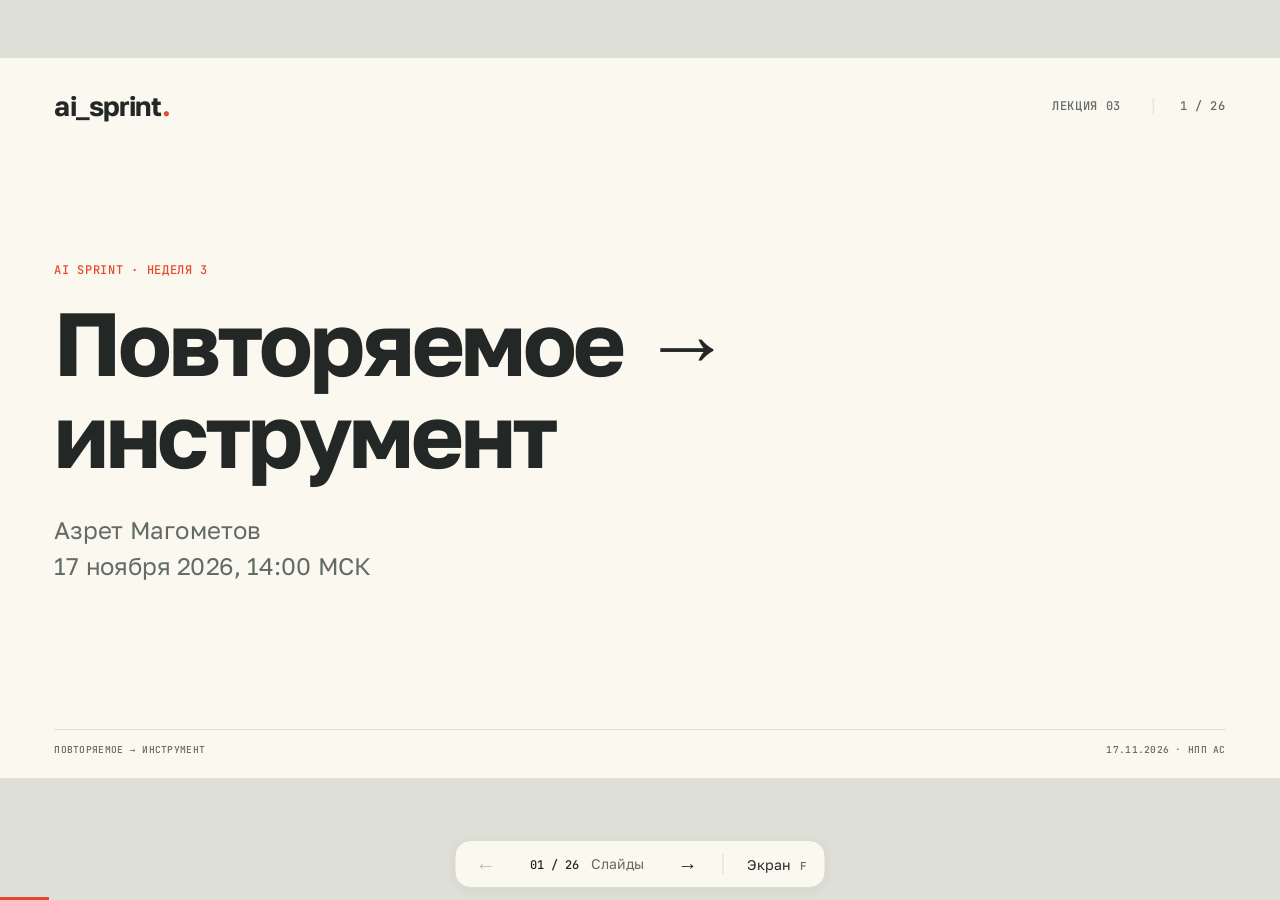
<file: materials/lecture-03/index.html>
<!doctype html><html lang="ru"><head><meta charset="utf-8"><meta name="viewport" content="width=device-width,initial-scale=1"><title>Повторяемое → инструмент — AI Sprint</title><link rel="stylesheet" href="styles.css"><link rel="stylesheet" href="lecture.css"><script src="deck.js" defer></script></head><body><main id="deck" aria-label="Третья лекция: повторяемое → инструмент">
<section class="slide" id="start" data-title="Повторяемое → инструмент" data-owner="Азрет" aria-labelledby="title-start">
<header><span class="logo">ai_sprint<span>.</span></span><span class="eyebrow">ЛЕКЦИЯ 03</span><span class="page">1 / 26</span></header>
<div class="title-layout"><p class="kicker">AI SPRINT · НЕДЕЛЯ 3</p><h2 id="title-start">Повторяемое →<br>инструмент</h2><p class="intro">Азрет Магометов<br>17 ноября 2026, 14:00 МСК</p></div>
<footer><span>ПОВТОРЯЕМОЕ → ИНСТРУМЕНТ</span><span>17.11.2026 · НПП АС</span></footer></section>
<section class="slide" id="contents" data-title="Содержание" data-owner="Азрет" aria-labelledby="title-contents" hidden>
<header><span class="logo">ai_sprint<span>.</span></span><span class="eyebrow">ЛЕКЦИЯ 03</span><span class="page">2 / 26</span></header>
<h2 id="title-contents">Содержание</h2><div class="contents three-cols"><article><span class="contents-no">01</span><h3>Инструменты</h3><p>Как агент действует. Скрипт как свой инструмент. Разрешения.</p><p class="contents-adds">+ скрипт проверки</p></article><article><span class="contents-no">02</span><h3>Скиллы</h3><p>Устройство, места хранения, свой скилл, чужие скиллы.</p><p class="contents-adds">+ скилл разбора встречи</p></article><article><span class="contents-no">03</span><h3>Хуки и ограничения</h3><p>События, коды выхода, отличие от разрешений и инструкций.</p><p class="contents-adds">+ защита и обязательная проверка</p></article><article><span class="contents-no">04</span><h3>MCP</h3><p>Клиент и сервер. Свой сервер. Где брать готовые.</p><p class="contents-adds">+ передача задач</p></article><article><span class="contents-no">05</span><h3>Плагины</h3><p>Упаковка и маркетплейс. Как отдать инструмент команде.</p><p class="contents-adds">+ плагин для коллег</p></article><article><span class="contents-no">06</span><h3>Карта выбора</h3><p>Какой механизм под какую задачу.</p><p class="contents-adds">+ шаг недели</p></article></div><p class="bottom-line">Один инструмент растёт через всю встречу: транскрипт встречи → протокол → задачи команды.</p>
<footer><span>ПОВТОРЯЕМОЕ → ИНСТРУМЕНТ</span><span>17.11.2026 · НПП АС</span></footer></section>
<section class="slide" id="tool-call" data-title="Что такое инструмент" data-owner="Азрет" aria-labelledby="title-tool-call" hidden>
<header><span class="logo">ai_sprint<span>.</span></span><span class="eyebrow">01 / ИНСТРУМЕНТЫ</span><span class="page">3 / 26</span></header>
<h2 id="title-tool-call">Что такое инструмент</h2><p class="term-definition"><strong>Инструмент</strong> — действие, которое клиент выполняет по запросу модели: прочитать файл, запустить команду, найти текст.</p><div class="flow" style="--n:4"><div class="flow-step"><span class="micro">1 · МОДЕЛЬ</span><h3>Просит вызов</h3><p>Пишет имя инструмента и аргументы. Сама ничего не выполняет.</p></div><div class="flow-step"><span class="micro">2 · КЛИЕНТ</span><h3>Проверяет</h3><p>Разрешения и хуки: можно ли выполнить без вопроса.</p></div><div class="flow-step"><span class="micro">3 · КЛИЕНТ</span><h3>Выполняет</h3><p>Читает файл, запускает команду на вашем компьютере.</p></div><div class="flow-step"><span class="micro">4 · КОНТЕКСТ</span><h3>Результат</h3><p>Вывод попадает в контекст. Модель решает, что дальше.</p></div></div><div class="split tool-schema"><div><p class="micro">ЧТО МОДЕЛЬ ЗНАЕТ ОБ ИНСТРУМЕНТЕ</p><pre class="agent-code small-code">{
  &quot;name&quot;: &quot;Read&quot;,
  &quot;description&quot;: &quot;Reads a file…&quot;,
  &quot;input_schema&quot;: {&quot;file_path&quot;: &quot;string&quot;}
}</pre></div><p class="side-note">Имя, описание и схема входа приходят в контекст в начале сессии. По описанию модель решает, когда вызвать инструмент.</p></div>
<footer><span>ПОВТОРЯЕМОЕ → ИНСТРУМЕНТ</span><span>17.11.2026 · НПП АС</span></footer></section>
<section class="slide" id="builtin" data-title="Встроенные инструменты" data-owner="Азрет" aria-labelledby="title-builtin" hidden>
<header><span class="logo">ai_sprint<span>.</span></span><span class="eyebrow">01 / ИНСТРУМЕНТЫ</span><span class="page">4 / 26</span></header>
<h2 id="title-builtin">Встроенные инструменты Claude Code</h2><table class="lesson-table builtin-table"><thead><tr><th>Инструмент</th><th>Что делает</th><th>По умолчанию</th></tr></thead><tbody><tr><td><code>Read</code>, <code>Glob</code>, <code>Grep</code></td><td>Читает файлы, ищет по именам и тексту</td><td>без вопроса</td></tr><tr><td><code>Edit</code>, <code>Write</code></td><td>Правит и создаёт файлы</td><td>спрашивает</td></tr><tr><td><code>Bash</code></td><td>Запускает команды терминала: скрипты, сборку, git</td><td>спрашивает</td></tr><tr><td><code>WebFetch</code>, <code>WebSearch</code></td><td>Читает страницу, ищет в интернете</td><td>спрашивает</td></tr></tbody></table><p class="bottom-line">Это не весь список. Сабагенты — инструмент <code>Agent</code> — разберём в лекции 4. MCP-серверы добавляют свои инструменты — тема 04.</p>
<footer><span>ПОВТОРЯЕМОЕ → ИНСТРУМЕНТ</span><span>17.11.2026 · НПП АС</span></footer></section>
<section class="slide" id="script-tool" data-title="Скрипт как свой инструмент" data-owner="Азрет" aria-labelledby="title-script-tool" hidden>
<header><span class="logo">ai_sprint<span>.</span></span><span class="eyebrow">01 / ИНСТРУМЕНТЫ</span><span class="page">5 / 26</span></header>
<h2 id="title-script-tool">Скрипт как свой инструмент</h2><p class="deck-lead">Агент запускает скрипт через Bash и читает его вывод. Чтобы агент понял результат, у скрипта должен быть контракт.</p><div class="cards two"><article class="card"><h3>Контракт скрипта</h3><ul><li>Вход — аргументы и файлы</li><li>Вывод — понятный текст: что найдено и где</li><li>Ошибки — в stderr, отдельно от результата</li><li>Итог — код возврата: 0 — всё в порядке, 1 — найдены проблемы, 2 — не смог запуститься</li></ul></article><article class="card"><span class="micro">ПРИМЕР</span><pre class="agent-code small-code">$ uv run check_protocol.py work/meeting.protocol.md
найдено проблем — 3
- Задача 5: не указан исполнитель
- Задача 6: срок «как будет время» не дата
- Личные данные в протоколе: 8 900 000-12-34
$ echo $?
1</pre></article></div><p class="bottom-line">По коду возврата итог понимают агент, хук и любая автоматизация — не читая текст.</p><p class="footnote"><code>uv run</code> запускает Python-скрипт на Windows, macOS и Linux; Python и библиотеки uv ставит сам.</p>
<footer><span>ПОВТОРЯЕМОЕ → ИНСТРУМЕНТ</span><span>17.11.2026 · НПП АС</span></footer></section>
<section class="slide" id="permissions" data-title="Разрешения" data-owner="Азрет" aria-labelledby="title-permissions" hidden>
<header><span class="logo">ai_sprint<span>.</span></span><span class="eyebrow">01 / ИНСТРУМЕНТЫ</span><span class="page">6 / 26</span></header>
<h2 id="title-permissions">Разрешения</h2><p class="term-definition"><strong>Разрешение</strong> — правило, которое клиент проверяет перед вызовом инструмента.</p><div class="split perm-split"><div><pre class="agent-code tiny-code">{
  &quot;permissions&quot;: {
    &quot;defaultMode&quot;: &quot;default&quot;,
    &quot;allow&quot;: [&quot;Bash(uv run *)&quot;, &quot;Read(./docs/**)&quot;],
    &quot;ask&quot;:   [&quot;Bash(git push *)&quot;],
    &quot;deny&quot;:  [&quot;WebFetch&quot;, &quot;WebSearch&quot;,
              &quot;Edit(**/*.transcript.md)&quot;,
              &quot;Read(./.env)&quot;,
              &quot;mcp__meeting-tasks__add_task&quot;],
    &quot;additionalDirectories&quot;: [&quot;../shared&quot;],
    &quot;disableBypassPermissionsMode&quot;: &quot;disable&quot;
  }
}</pre></div><dl class="perm-keys"><dt>defaultMode</dt><dd>режим при старте: default, acceptEdits, plan, auto, dontAsk, bypassPermissions</dd><dt>allow</dt><dd>выполнять без вопроса</dd><dt>ask</dt><dd>всегда спрашивать</dd><dt>deny</dt><dd>отказать; сильнее ask и allow</dd><dt>additionalDirectories</dt><dd>папки вне проекта, к которым есть доступ</dd><dt>disableBypassPermissionsMode</dt><dd>«disable» запрещает включать bypassPermissions; правила allow продолжают работать</dd></dl></div><p class="footnote">Правило: <code>Инструмент(шаблон)</code>. Файлы: <code>~/.claude/settings.json</code> — ваши, <code>.claude/settings.json</code> — проекта, в git, <code>.claude/settings.local.json</code> — ваши в этом проекте.</p>
<footer><span>ПОВТОРЯЕМОЕ → ИНСТРУМЕНТ</span><span>17.11.2026 · НПП АС</span></footer></section>
<section class="slide night practice" id="practice-tools" data-title="Разрешения в Claude Code" data-owner="Азрет" aria-labelledby="title-practice-tools" hidden>
<header><span class="logo">ai_sprint<span>.</span></span><span class="eyebrow">01 / ИНСТРУМЕНТЫ</span><span class="page">7 / 26</span></header>
<h2 id="title-practice-tools">Разрешения в Claude Code</h2><table class="lesson-table practice-table"><thead><tr><th>Ситуация</th><th>Действие</th></tr></thead><tbody><tr><td>Какие правила действуют сейчас</td><td><code>/permissions</code>: списки allow, ask и deny</td></tr><tr><td>Агент просит запустить скрипт проверки</td><td>«Да, и не спрашивать снова» — правило записывается в <code>.claude/settings.local.json</code></td></tr><tr><td>Где лежат правила</td><td>Открыть <code>~/.claude/settings.json</code> и <code>.claude/settings.local.json</code></td></tr><tr><td>Правило не нужно</td><td>Удалить в <code>/permissions</code> или в файле</td></tr></tbody></table>
<footer><span>ПОВТОРЯЕМОЕ → ИНСТРУМЕНТ</span><span>17.11.2026 · НПП АС</span></footer></section>
<section class="slide" id="skill-anatomy" data-title="Как устроен скилл" data-owner="Азрет" aria-labelledby="title-skill-anatomy" hidden>
<header><span class="logo">ai_sprint<span>.</span></span><span class="eyebrow">02 / СКИЛЛЫ</span><span class="page">8 / 26</span></header>
<h2 id="title-skill-anatomy">Как устроен скилл</h2><p class="term-definition"><strong>Скилл</strong> — папка с инструкцией <code>SKILL.md</code>. Агент загружает её, когда задача подходит под описание.</p><div class="split skill-split"><div><pre class="agent-code small-code">meeting-to-tasks/
├── SKILL.md
└── scripts/
    └── check_protocol.py

---
name: meeting-to-tasks
description: Составляет протокол встречи
  из транскрипта… Используйте, когда
  просят разобрать запись встречи.
---
# Протокол встречи → задачи
1. Прочитайте транскрипт целиком…</pre></div><div class="flow vertical" style="--n:3"><div class="flow-step"><span class="micro">СТАРТ СЕССИИ</span><h3>Описание</h3><p>В контексте только name и description всех скиллов.</p></div><div class="flow-step"><span class="micro">ЗАДАЧА ПОДОШЛА</span><h3>Инструкция</h3><p>Агент читает весь SKILL.md.</p></div><div class="flow-step"><span class="micro">ПО ХОДУ</span><h3>Файлы</h3><p>Читает справочники и запускает скрипты из папки.</p></div></div></div><p class="bottom-line">Описание решает, вызовется ли скилл. Напишите в нём, что он делает и когда нужен.</p>
<footer><span>ПОВТОРЯЕМОЕ → ИНСТРУМЕНТ</span><span>17.11.2026 · НПП АС</span></footer></section>
<section class="slide" id="skill-places" data-title="Где лежат скиллы" data-owner="Азрет" aria-labelledby="title-skill-places" hidden>
<header><span class="logo">ai_sprint<span>.</span></span><span class="eyebrow">02 / СКИЛЛЫ</span><span class="page">9 / 26</span></header>
<h2 id="title-skill-places">Где лежат скиллы</h2><table class="lesson-table storage"><thead><tr><th>Место</th><th>Путь</th><th>Кто получает</th></tr></thead><tbody><tr><td>Личные</td><td><code>~/.claude/skills/&lt;имя&gt;/</code></td><td>только вы, во всех проектах</td></tr><tr><td>Проект</td><td><code>.claude/skills/&lt;имя&gt;/</code></td><td>все, кто клонировал репозиторий</td></tr><tr><td>Плагин</td><td><code>skills/&lt;имя&gt;/</code> внутри плагина</td><td>все, кто установил плагин. Тема 05</td></tr></tbody></table><p class="bottom-line">Скилл в репозитории проекта — самый простой способ отдать его команде: коллега получает его вместе с <code>git pull</code>.</p><p class="footnote">Формат SKILL.md открытый (agentskills.io). Codex читает <code>.agents/skills/</code>; в студенческом репозитории лежат обе копии.</p>
<footer><span>ПОВТОРЯЕМОЕ → ИНСТРУМЕНТ</span><span>17.11.2026 · НПП АС</span></footer></section>
<section class="slide" id="skill-writing" data-title="Как написать свой скилл" data-owner="Азрет" aria-labelledby="title-skill-writing" hidden>
<header><span class="logo">ai_sprint<span>.</span></span><span class="eyebrow">02 / СКИЛЛЫ</span><span class="page">10 / 26</span></header>
<h2 id="title-skill-writing">Как написать свой скилл</h2><div class="rules"><article class="card"><h3>Описание</h3><p>Что делает и когда вызывать — словами, которыми вы просите.</p></article><article class="card"><h3>Шаги</h3><p>По порядку. Каждый шаг можно проверить.</p></article><article class="card"><h3>Границы</h3><p>Чего не делать: не додумывать, не менять исходник.</p></article><article class="card"><h3>Проверка</h3><p>Скрипт или критерий готовности. Повторять до прохождения.</p></article><article class="card"><h3>Итог</h3><p>Что сообщить: путь результата, проверки, ограничения.</p></article><article class="card"><h3>Размер</h3><p>SKILL.md короткий. Детали и примеры — в соседних файлах.</p></article></div><p class="bottom-line">Сначала сделайте задачу с агентом вручную. Потом попросите оформить сделанное как скилл и проверьте на новом примере.</p>
<footer><span>ПОВТОРЯЕМОЕ → ИНСТРУМЕНТ</span><span>17.11.2026 · НПП АС</span></footer></section>
<section class="slide" id="skill-market" data-title="Чужие скиллы" data-owner="Азрет" aria-labelledby="title-skill-market" hidden>
<header><span class="logo">ai_sprint<span>.</span></span><span class="eyebrow">02 / СКИЛЛЫ</span><span class="page">11 / 26</span></header>
<h2 id="title-skill-market">Чужие скиллы</h2><div class="cards two"><article class="card"><h3>Где брать</h3><ul><li><code>github.com/anthropics/skills</code> — официальные примеры: документы, таблицы, презентации</li><li><code>skills.sh</code> — каталог скиллов от Vercel с рейтингом установок; ставит <code>npx skills add &lt;owner/repo&gt;</code></li><li>скиллы внутри плагинов — тема 05</li><li>репозитории команд и сообщества</li></ul></article><article class="card"><h3>Что проверить перед установкой</h3><ul><li>прочитать SKILL.md целиком</li><li>какие скрипты запускает и что они делают</li><li>нет ли сети, отправки данных, правки настроек</li><li><code>allowed-tools</code> — что разрешено без вопроса</li></ul></article></div><p class="bottom-line">Скилл — чужие инструкции и чужой код в вашем контексте, с вашими правами.</p>
<footer><span>ПОВТОРЯЕМОЕ → ИНСТРУМЕНТ</span><span>17.11.2026 · НПП АС</span></footer></section>
<section class="slide night practice" id="practice-skills" data-title="Скилл разбирает встречу" data-owner="Азрет" aria-labelledby="title-practice-skills" hidden>
<header><span class="logo">ai_sprint<span>.</span></span><span class="eyebrow">02 / СКИЛЛЫ</span><span class="page">12 / 26</span></header>
<h2 id="title-practice-skills">Скилл разбирает встречу</h2><table class="lesson-table practice-table"><thead><tr><th>Ситуация</th><th>Действие</th></tr></thead><tbody><tr><td>Повторяемая задача, нужен скилл</td><td>Папка <code>meeting-to-tasks/</code> в <code>.claude/skills/</code>, новая сессия</td></tr><tr><td>Агент видит скилл?</td><td>«Какие скиллы тебе доступны?»</td></tr><tr><td>Разобрать встречу</td><td>«Составь протокол встречи по meeting-2026-11-16.transcript.md, сохрани в work/»</td></tr><tr><td>Вызвать скилл явно</td><td><code>/meeting-to-tasks meeting-2026-11-16.transcript.md</code></td></tr></tbody></table>
<footer><span>ПОВТОРЯЕМОЕ → ИНСТРУМЕНТ</span><span>17.11.2026 · НПП АС</span></footer></section>
<section class="slide" id="hook-anatomy" data-title="Как устроен хук" data-owner="Азрет" aria-labelledby="title-hook-anatomy" hidden>
<header><span class="logo">ai_sprint<span>.</span></span><span class="eyebrow">03 / ХУКИ И ОГРАНИЧЕНИЯ</span><span class="page">13 / 26</span></header>
<h2 id="title-hook-anatomy">Как устроен хук</h2><p class="term-definition"><strong>Хук</strong> — команда, которую клиент сам запускает на событии сессии. Модель её не вызывает и не может пропустить.</p><div class="flow" style="--n:4"><div class="flow-step"><span class="micro">СОБЫТИЕ</span><h3>PreToolUse</h3><p>Агент собрался записать файл.</p></div><div class="flow-step"><span class="micro">КОМАНДА</span><h3>Скрипт</h3><p>Клиент запускает хук и передаёт JSON события на вход.</p></div><div class="flow-step"><span class="micro">КОД ВЫХОДА</span><h3>0 или 2</h3><p>0 — продолжить. 2 — заблокировать действие.</p></div><div class="flow-step"><span class="micro">АГЕНТ</span><h3>Причина</h3><p>Текст из stderr агент видит как объяснение.</p></div></div><pre class="agent-code small-code hook-code">&quot;PreToolUse&quot;: [{
  &quot;matcher&quot;: &quot;Write|Edit&quot;,
  &quot;hooks&quot;: [{&quot;type&quot;: &quot;command&quot;,
             &quot;command&quot;: &quot;uv run protocol_hooks.py guard&quot;}]
}]</pre>
<footer><span>ПОВТОРЯЕМОЕ → ИНСТРУМЕНТ</span><span>17.11.2026 · НПП АС</span></footer></section>
<section class="slide" id="hook-events" data-title="События хуков" data-owner="Азрет" aria-labelledby="title-hook-events" hidden>
<header><span class="logo">ai_sprint<span>.</span></span><span class="eyebrow">03 / ХУКИ И ОГРАНИЧЕНИЯ</span><span class="page">14 / 26</span></header>
<h2 id="title-hook-events">События</h2><table class="lesson-table events-table"><thead><tr><th>Событие</th><th>Когда</th><th>Пример</th></tr></thead><tbody><tr><td><code>SessionStart</code></td><td>начало или продолжение сессии</td><td>загрузить состояние задач</td></tr><tr><td><code>UserPromptSubmit</code></td><td>перед отправкой вашего сообщения</td><td>добавить контекст, найти секрет в тексте</td></tr><tr><td><code>PreToolUse</code></td><td>перед вызовом инструмента</td><td>запретить запись в защищённый файл</td></tr><tr><td><code>PostToolUse</code></td><td>после вызова инструмента</td><td>проверить или отформатировать изменённый файл</td></tr><tr><td><code>Stop</code></td><td>агент собирается закончить ответ</td><td>не закончить, пока проверка не прошла</td></tr></tbody></table><p class="footnote">Событий больше двадцати. Действующие хуки показывает команда <code>/hooks</code>.</p>
<footer><span>ПОВТОРЯЕМОЕ → ИНСТРУМЕНТ</span><span>17.11.2026 · НПП АС</span></footer></section>
<section class="slide" id="hook-vs" data-title="Инструкция, разрешение, хук" data-owner="Азрет" aria-labelledby="title-hook-vs" hidden>
<header><span class="logo">ai_sprint<span>.</span></span><span class="eyebrow">03 / ХУКИ И ОГРАНИЧЕНИЯ</span><span class="page">15 / 26</span></header>
<h2 id="title-hook-vs">Инструкция, разрешение, хук</h2><table class="lesson-table vs-table"><thead><tr><th>Механизм</th><th>Что делает</th><th>Пример из практики</th></tr></thead><tbody><tr><td>Инструкция</td><td>Просит. Модель может забыть или понять иначе</td><td>«Не переносите в протокол телефоны» в SKILL.md</td></tr><tr><td>Разрешение</td><td>Запрещает по имени инструмента и пути</td><td><code>deny Edit(**/*.transcript.md)</code></td></tr><tr><td>Хук</td><td>Проверяет программой: содержимое, состояние, результат</td><td>Нет телефона в записываемом тексте. Не закончить, пока протокол не проходит проверку</td></tr></tbody></table><p class="bottom-line">Обязательное — в разрешение или хук. Инструкция — для того, что требует суждения.</p><p class="footnote">Кухня: инструкция — шеф «без орехов», разрешение — погреб только у сомелье, хук — су-шеф на раздаче.</p>
<footer><span>ПОВТОРЯЕМОЕ → ИНСТРУМЕНТ</span><span>17.11.2026 · НПП АС</span></footer></section>
<section class="slide" id="hook-examples" data-title="Хуки на практике" data-owner="Азрет" aria-labelledby="title-hook-examples" hidden>
<header><span class="logo">ai_sprint<span>.</span></span><span class="eyebrow">03 / ХУКИ И ОГРАНИЧЕНИЯ</span><span class="page">16 / 26</span></header>
<h2 id="title-hook-examples">Хуки на практике</h2><div class="rules rules-four"><article class="card"><h3>Защитить</h3><p>PreToolUse не даёт записать ключи и пароли в файлы.</p></article><article class="card"><h3>Проверить</h3><p>PostToolUse запускает линтер или сборку после правки.</p></article><article class="card"><h3>Довести</h3><p>Stop не даёт закончить, пока не прошли тесты.</p></article><article class="card"><h3>Напомнить</h3><p>SessionStart загружает состояние задач в новую сессию.</p></article></div><p class="footnote">Windows: пишите хуки на Python и запускайте через <code>uv run</code>, не на bash. Права: хук выполняется с вашими правами — чужой хук означает чужую программу на вашей машине.</p>
<footer><span>ПОВТОРЯЕМОЕ → ИНСТРУМЕНТ</span><span>17.11.2026 · НПП АС</span></footer></section>
<section class="slide night practice" id="practice-hooks" data-title="Разрешения и хуки" data-owner="Азрет" aria-labelledby="title-practice-hooks" hidden>
<header><span class="logo">ai_sprint<span>.</span></span><span class="eyebrow">03 / ХУКИ И ОГРАНИЧЕНИЯ</span><span class="page">17 / 26</span></header>
<h2 id="title-practice-hooks">Разрешения и хуки</h2><table class="lesson-table practice-table"><thead><tr><th>Ситуация</th><th>Действие</th></tr></thead><tbody><tr><td>Транскрипт менять нельзя, веб-поиск не нужен</td><td><code>.claude/settings.json</code>: deny <code>Edit(**/*.transcript.md)</code>, <code>WebFetch</code>, <code>WebSearch</code></td></tr><tr><td>Телефон не должен попасть в протокол</td><td>PreToolUse-хук. Попросить добавить телефон Олега в протокол</td></tr><tr><td>Агент не должен закончить с ошибками в протоколе</td><td>Stop-хук. Положить испорченный протокол в work/ и задать любой вопрос</td></tr><tr><td>Какие хуки действуют</td><td><code>/hooks</code></td></tr></tbody></table>
<footer><span>ПОВТОРЯЕМОЕ → ИНСТРУМЕНТ</span><span>17.11.2026 · НПП АС</span></footer></section>
<section class="slide" id="mcp" data-title="MCP" data-owner="Азрет" aria-labelledby="title-mcp" hidden>
<header><span class="logo">ai_sprint<span>.</span></span><span class="eyebrow">04 / MCP</span><span class="page">18 / 26</span></header>
<h2 id="title-mcp">MCP: внешняя система как инструменты</h2><p class="term-definition"><strong>MCP</strong> (Model Context Protocol) — открытый протокол, по которому клиент подключает внешние серверы инструментов.</p><div class="mcp-chain"><div class="node dark"><span class="micro">МОДЕЛЬ</span><h3>Просит вызов</h3></div><b>↔</b><div class="node"><span class="micro">КЛИЕНТ</span><h3>Claude Code</h3></div><b>↔</b><div class="node accent"><span class="micro">MCP-СЕРВЕР</span><h3>meeting-tasks</h3></div><b>↔</b><div class="node"><span class="micro">СИСТЕМА</span><h3>Трекер, база, календарь, файл</h3></div></div><div class="flow" style="--n:3"><div class="flow-step"><span class="micro">1 · ПОДКЛЮЧЕНИЕ</span><h3>Запуск</h3><p>Клиент запускает сервер как процесс (stdio) или подключается по HTTP.</p></div><div class="flow-step"><span class="micro">2 · TOOLS/LIST</span><h3>Список</h3><p>Сервер называет свои инструменты: имя, описание, схема входа.</p></div><div class="flow-step"><span class="micro">3 · TOOLS/CALL</span><h3>Вызов</h3><p>Клиент передаёт вызов модели серверу и возвращает результат.</p></div></div>
<footer><span>ПОВТОРЯЕМОЕ → ИНСТРУМЕНТ</span><span>17.11.2026 · НПП АС</span></footer></section>
<section class="slide" id="mcp-own" data-title="Свой MCP-сервер" data-owner="Азрет" aria-labelledby="title-mcp-own" hidden>
<header><span class="logo">ai_sprint<span>.</span></span><span class="eyebrow">04 / MCP</span><span class="page">19 / 26</span></header>
<h2 id="title-mcp-own">Свой MCP-сервер</h2><div class="split mcp-split"><div><pre class="agent-code small-code">from mcp.server import MCPServer

mcp = MCPServer(&quot;meeting-tasks&quot;)

@mcp.tool()
def add_task(meeting: str, action: str,
             owner: str, due: str,
             source: str) -&gt; str:
    &quot;&quot;&quot;Add one task from a meeting
    protocol to the team task list.&quot;&quot;&quot;
    ...  # append a row to meeting-tasks.csv

if __name__ == &quot;__main__&quot;:
    mcp.run()</pre></div><div><p class="micro">.mcp.json В КОРНЕ ПРОЕКТА</p><pre class="inline-code">{&quot;mcpServers&quot;: {&quot;meeting-tasks&quot;: {
  &quot;command&quot;: &quot;uv&quot;,
  &quot;args&quot;: [&quot;run&quot;, &quot;tools/tasks_server.py&quot;]
}}}</pre><table class="lesson-table compact scopes"><thead><tr><th>Область</th><th>Где</th><th>Кто получает</th></tr></thead><tbody><tr><td>local</td><td><code>claude mcp add</code></td><td>вы, этот проект</td></tr><tr><td>project</td><td><code>.mcp.json</code> в git</td><td>команда, после подтверждения</td></tr><tr><td>user</td><td><code>--scope user</code></td><td>вы, все проекты</td></tr></tbody></table></div></div><p class="bottom-line">Описание инструмента — то, что видит модель. Пишите его как инструкцию.</p>
<footer><span>ПОВТОРЯЕМОЕ → ИНСТРУМЕНТ</span><span>17.11.2026 · НПП АС</span></footer></section>
<section class="slide" id="mcp-market" data-title="Готовые серверы и риски" data-owner="Азрет" aria-labelledby="title-mcp-market" hidden>
<header><span class="logo">ai_sprint<span>.</span></span><span class="eyebrow">04 / MCP</span><span class="page">20 / 26</span></header>
<h2 id="title-mcp-market">Готовые серверы и риски</h2><div class="cards two"><article class="card"><h3>Где брать</h3><ul><li>реестр <code>registry.modelcontextprotocol.io</code></li><li>серверы производителей: GitHub, Atlassian, базы данных</li><li>коннекторы claude.ai: почта, диск, календарь</li><li>MCP-серверы внутри плагинов</li></ul></article><article class="card"><h3>Что проверить</h3><ul><li>токен сервера даёт доступ к вашей системе — минимальные права</li><li>данные системы попадают в контекст: текст письма или задачи может содержать инструкции агенту</li><li>описания инструментов занимают контекст — смотрите /context</li><li>кто автор и что сервер отправляет наружу</li></ul></article></div><p class="bottom-line">Следующий шаг после учебного сервера: заменить его сервером вашего трекера.</p>
<footer><span>ПОВТОРЯЕМОЕ → ИНСТРУМЕНТ</span><span>17.11.2026 · НПП АС</span></footer></section>
<section class="slide night practice" id="practice-mcp" data-title="Сервер задач" data-owner="Азрет" aria-labelledby="title-practice-mcp" hidden>
<header><span class="logo">ai_sprint<span>.</span></span><span class="eyebrow">04 / MCP</span><span class="page">21 / 26</span></header>
<h2 id="title-practice-mcp">Сервер задач</h2><table class="lesson-table practice-table"><thead><tr><th>Ситуация</th><th>Действие</th></tr></thead><tbody><tr><td>Задачи должны попасть в список команды</td><td><code>tools/tasks_server.py</code> и <code>.mcp.json</code> в корне папки</td></tr><tr><td>Сервер подключён?</td><td>Новая сессия, <code>/mcp</code>, подтвердить сервер</td></tr><tr><td>Передать задачи</td><td>«Передай задачи из протокола в список команды»</td></tr><tr><td>Проверить результат</td><td>Открыть <code>meeting-tasks.csv</code>. Повторить запрос — дублей нет</td></tr></tbody></table>
<footer><span>ПОВТОРЯЕМОЕ → ИНСТРУМЕНТ</span><span>17.11.2026 · НПП АС</span></footer></section>
<section class="slide" id="plugins" data-title="Плагин" data-owner="Азрет" aria-labelledby="title-plugins" hidden>
<header><span class="logo">ai_sprint<span>.</span></span><span class="eyebrow">05 / ПЛАГИНЫ</span><span class="page">22 / 26</span></header>
<h2 id="title-plugins">Плагин: упаковка</h2><p class="term-definition"><strong>Плагин</strong> — папка, которая устанавливается целиком: скиллы, хуки, MCP-серверы, агенты и команды.</p><div class="split plugin-split"><div><pre class="agent-code small-code">meeting-tasks/
├── .claude-plugin/
│   └── plugin.json
├── skills/
│   └── meeting-to-tasks/
├── hooks/
│   └── hooks.json
├── mcp/
│   └── tasks_server.py
└── .mcp.json</pre></div><table class="lesson-table compact vs-plugin"><thead><tr><th></th><th>Скилл</th><th>Плагин</th></tr></thead><tbody><tr><td>Внутри</td><td>инструкция и файлы</td><td>скиллы, хуки, MCP, агенты</td></tr><tr><td>Установка</td><td>скопировать папку</td><td><code>/plugin install</code></td></tr><tr><td>Обновление</td><td>вручную</td><td><code>/plugin</code>, по версии</td></tr><tr><td>Разрешения</td><td>нет</td><td>нет — решает пользователь</td></tr></tbody></table></div><p class="footnote">Пути внутри плагина — через <code>${CLAUDE_PLUGIN_ROOT}</code>: плагин не знает, куда его установят.</p>
<footer><span>ПОВТОРЯЕМОЕ → ИНСТРУМЕНТ</span><span>17.11.2026 · НПП АС</span></footer></section>
<section class="slide" id="marketplace" data-title="Маркетплейс" data-owner="Азрет" aria-labelledby="title-marketplace" hidden>
<header><span class="logo">ai_sprint<span>.</span></span><span class="eyebrow">05 / ПЛАГИНЫ</span><span class="page">23 / 26</span></header>
<h2 id="title-marketplace">Маркетплейс</h2><p class="deck-lead">Маркетплейс — репозиторий или папка со списком плагинов в <code>.claude-plugin/marketplace.json</code>.</p><div class="steps"><article class="card"><span class="micro">1</span><h3>Добавить</h3><pre class="inline-code">/plugin marketplace add owner/repo</pre><p>Или путь к локальной папке.</p></article><article class="card"><span class="micro">2</span><h3>Установить</h3><pre class="inline-code">/plugin install
meeting-tasks@ai-sprint-practice</pre></article><article class="card"><span class="micro">3</span><h3>Управлять</h3><pre class="inline-code">/plugin</pre><p>Включить, выключить, обновить, удалить.</p></article></div><div class="cards two market-cards"><article class="card"><h3>Официальный и командный</h3><p><code>claude-plugins-official</code> — плагины Anthropic. Командный — свой git-репозиторий; проект указывает его в <code>.claude/settings.json</code>.</p></article><article class="card"><h3>Перед установкой чужого</h3><p>Прочитать <code>hooks/hooks.json</code> — что запускается на событиях, <code>.mcp.json</code> — какие серверы, и сами скрипты.</p></article></div>
<footer><span>ПОВТОРЯЕМОЕ → ИНСТРУМЕНТ</span><span>17.11.2026 · НПП АС</span></footer></section>
<section class="slide night practice" id="practice-plugins" data-title="Плагин meeting-tasks" data-owner="Азрет" aria-labelledby="title-practice-plugins" hidden>
<header><span class="logo">ai_sprint<span>.</span></span><span class="eyebrow">05 / ПЛАГИНЫ</span><span class="page">24 / 26</span></header>
<h2 id="title-practice-plugins">Плагин meeting-tasks</h2><table class="lesson-table practice-table"><thead><tr><th>Ситуация</th><th>Действие</th></tr></thead><tbody><tr><td>Проверить плагин без установки</td><td><code>claude --plugin-dir путь/meeting-tasks</code></td></tr><tr><td>Структура плагина верна?</td><td><code>claude plugin validate путь/meeting-tasks</code></td></tr><tr><td>Поставить, как коллега</td><td><code>/plugin marketplace add путь/practice</code>, затем <code>/plugin install meeting-tasks@ai-sprint-practice</code></td></tr><tr><td>Работает в чистой папке?</td><td>Тот же запрос на транскрипте, затем <code>/mcp</code> и <code>/hooks</code></td></tr></tbody></table>
<footer><span>ПОВТОРЯЕМОЕ → ИНСТРУМЕНТ</span><span>17.11.2026 · НПП АС</span></footer></section>
<section class="slide" id="map" data-title="Карта выбора" data-owner="Азрет" aria-labelledby="title-map" hidden>
<header><span class="logo">ai_sprint<span>.</span></span><span class="eyebrow">06 / КАРТА ВЫБОРА</span><span class="page">25 / 26</span></header>
<h2 id="title-map">Какой механизм выбрать</h2><table class="lesson-table map-table"><thead><tr><th>Задача</th><th>Механизм</th></tr></thead><tbody><tr><td>Объяснить агенту, как делать повторяемую работу</td><td>Скилл</td></tr><tr><td>Точная операция с одним правильным результатом</td><td>Скрипт, который вызывает агент</td></tr><tr><td>Запретить инструмент, файл или команду</td><td>Разрешение</td></tr><tr><td>Проверить содержимое или не дать закончить без проверки</td><td>Хук</td></tr><tr><td>Работать с внешней системой: трекер, база, календарь</td><td>MCP-сервер</td></tr><tr><td>Отдать набор команде или поставить в другой проект</td><td>Плагин и маркетплейс</td></tr></tbody></table>
<footer><span>ПОВТОРЯЕМОЕ → ИНСТРУМЕНТ</span><span>17.11.2026 · НПП АС</span></footer></section>
<section class="slide night" id="next-step" data-title="Шаг недели" data-owner="Азрет" aria-labelledby="title-next-step" hidden>
<header><span class="logo">ai_sprint<span>.</span></span><span class="eyebrow">ЛЕКЦИЯ 03</span><span class="page">26 / 26</span></header>
<h2 id="title-next-step">Шаг недели</h2><div class="assignment"><div><span class="assignment-no">01</span><h3>Найти</h3><p>Операцию, которую вы повторяли с агентом больше двух раз.</p></div><div><span class="assignment-no">02</span><h3>Оформить</h3><p>Скилл по удачному прогону. Точную часть — скриптом с кодом возврата.</p></div><div><span class="assignment-no">03</span><h3>Защитить</h3><p>Одно разрешение или хук. Продвинутым — MCP-сервер или плагин.</p></div></div><div class="assignment-bottom"><b>К трекингу 19 ноября</b><p>Покажите инструмент, его прогон на новом примере и что поймала проверка.</p></div>
<footer><span>ПОВТОРЯЕМОЕ → ИНСТРУМЕНТ</span><span>17.11.2026 · НПП АС</span></footer></section>
</main>
<nav aria-label="Управление презентацией" class="controls"><button aria-label="Предыдущий слайд" id="previous" title="Назад (←)">←</button><button id="overview-open" title="Все слайды (O)"><span id="counter">01 / 26</span><span class="control-label">Слайды</span></button><button aria-label="Следующий слайд" id="next" title="Дальше (→ / Пробел)">→</button><span class="control-divider"></span><button aria-expanded="false" hidden id="notes-toggle" title="Заметки ведущего (N)">Заметки <kbd>N</kbd></button><button id="fullscreen" title="Полный экран (F)">Экран <kbd>F</kbd></button></nav>
<div aria-hidden="true" id="progress"></div>
<p aria-live="polite" class="sr-only" id="announcement"></p>
<aside aria-label="Заметки ведущего" hidden="" id="notes-panel"><div><span class="mono" id="notes-owner"></span><button aria-label="Закрыть заметки" id="notes-close">×</button></div><h2 id="notes-title"></h2><p id="notes-text"></p><small>Заметки видны в этом окне. Закройте их перед демонстрацией участникам.</small></aside>
<dialog aria-labelledby="overview-title" id="overview"><div class="overview-header"><h2 id="overview-title">Третья лекция: слайды</h2><button aria-label="Закрыть список слайдов" id="overview-close">×</button></div><ol id="slide-list"></ol><p>← → / Пробел — переход · Home / End — начало / конец · F — полный экран</p></dialog>
<noscript><p class="no-script">JavaScript отключён: все слайды показаны последовательно. Включите JavaScript для режима презентации.</p><style>.slide[hidden]{display:flex!important}body{overflow:auto}#deck{display:block;height:auto}.slide{position:relative;width:1600px;height:900px;transform:none!important}.controls{display:none}</style></noscript>
</body>
</html>
</file>
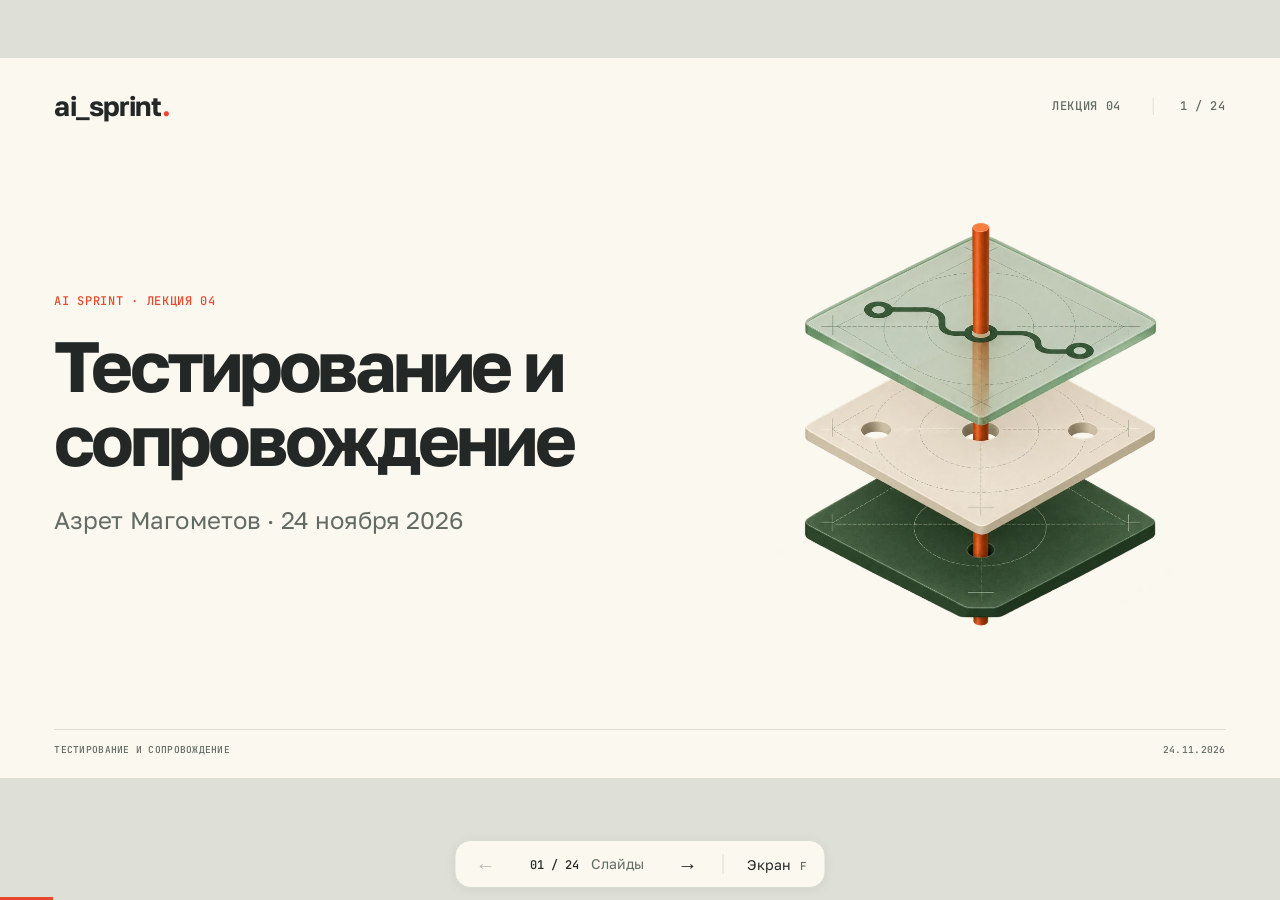
<file: materials/lecture-04/index.html>
<!doctype html>
<html lang="ru">
<head>
  <meta charset="utf-8">
  <meta name="viewport" content="width=device-width, initial-scale=1">
  <title>Тестирование и сопровождение — AI Sprint</title>
  <link rel="stylesheet" href="styles.css">
  <link rel="stylesheet" href="lecture.css">
  <script src="deck.js" defer></script>
</head>
<body>
<main id="deck" aria-label="Четвёртая лекция AI Sprint">
<section class="slide" id="start" data-title="Тестирование и сопровождение" aria-labelledby="title-start">
  <header><span class="logo">ai_sprint<span>.</span></span><span class="eyebrow">ЛЕКЦИЯ 04</span><span class="page">1 / 24</span></header>
  <div class="cover"><div><p class="kicker">AI SPRINT · ЛЕКЦИЯ 04</p><h1 id="title-start">Тестирование и сопровождение</h1><p class="intro">Азрет Магометов · 24 ноября 2026</p></div><img class="cover-plate" src="assets/verification-plate.webp" alt="" width="840" height="840"></div>
  <footer><span>ТЕСТИРОВАНИЕ И СОПРОВОЖДЕНИЕ</span><span>24.11.2026</span></footer>
</section>
<section class="slide" id="contents" data-title="Тестирование агента" aria-labelledby="title-contents" hidden>
  <header><span class="logo">ai_sprint<span>.</span></span><span class="eyebrow">ПРЕДМЕТ ЛЕКЦИИ</span><span class="page">2 / 24</span></header>
  <h2 id="title-contents">Тестирование агента</h2>
  <div class="content">
    <p class="term-definition"><strong>Тестирование</strong> — исследование поведения системы в заданных условиях. Систематическую проверку ИИ на наборе задач по заданным критериям называют эвалом (evaluation).</p>
    <div class="cols">
      <article class="panel"><h3>Результат работы</h3><p>Агент может изменить состояние системы и сообщить, что сделал. Требования к изменению и к достоверности сообщения различаются.</p></article>
      <article class="panel"><h3>Сопровождение</h3><p>Со временем меняются требования, сам агент и его среда. Вместе с ними меняются условия, при которых прежние выводы сохраняют силу.</p></article>
    </div>
  </div>
  <footer><span>ТЕСТИРОВАНИЕ И СОПРОВОЖДЕНИЕ</span><span>24.11.2026</span></footer>
</section>
<section class="slide" id="scope" data-title="Модель и конфигурация агента" aria-labelledby="title-scope" hidden>
  <header><span class="logo">ai_sprint<span>.</span></span><span class="eyebrow">ОБЪЕКТ ПРОВЕРКИ</span><span class="page">3 / 24</span></header>
  <h2 id="title-scope">Модель и конфигурация агента</h2>
  <div class="content">
    <p class="term-definition"><strong>Конфигурация агента</strong> — сочетание модели, инструкций, доступных инструментов, разрешений и среды исполнения.</p>
    <dl class="facts">
      <div><dt>Модель</dt><dd>Получает сведения из контекста и определяет следующий шаг.</dd></div>
      <div><dt>Инструменты и среда</dt><dd>Определяют, какие действия возможны и какие сведения об их результате вернутся модели.</dd></div>
      <div><dt>Область вывода</dt><dd>Поведение агента относится к конфигурации целиком. Для вывода о вкладе одного компонента остальные условия сравнения должны быть сопоставимы.</dd></div>
    </dl>
  </div>
  <footer><span>ТЕСТИРОВАНИЕ И СОПРОВОЖДЕНИЕ</span><span>24.11.2026</span></footer>
</section>
<section class="slide" id="requirements" data-title="Требование, критерий и эталон" aria-labelledby="title-requirements" hidden>
  <header><span class="logo">ai_sprint<span>.</span></span><span class="eyebrow">ОСНОВАНИЯ ПРОВЕРКИ</span><span class="page">4 / 24</span></header>
  <h2 id="title-requirements">Требование, критерий и эталон</h2>
  <div class="content">
    <div class="sequence">
      <div><h3>Требование</h3><p>Свойство, которым должна обладать система, или поведение, которое она должна обеспечивать.</p></div>
      <div><h3>Критерий</h3><p>Условие, по которому можно установить, выполнено ли требование.</p></div>
      <div><h3>Эталон</h3><p>Заранее установленное ожидаемое поведение или допустимый результат, с которым сопоставляют наблюдение.</p></div>
    </div>
    <p>У требования может быть несколько корректных реализаций. Если способ реализации свободен, критерий описывает общее для них наблюдаемое свойство.</p>
  </div>
  <footer><span>ТЕСТИРОВАНИЕ И СОПРОВОЖДЕНИЕ</span><span>24.11.2026</span></footer>
</section>
<section class="slide" id="dataset" data-title="Проверочная задача и набор задач" aria-labelledby="title-dataset" hidden>
  <header><span class="logo">ai_sprint<span>.</span></span><span class="eyebrow">ОСНОВАНИЯ ПРОВЕРКИ</span><span class="page">5 / 24</span></header>
  <h2 id="title-dataset">Проверочная задача и набор задач</h2>
  <div class="content">
    <p class="term-definition"><strong>Проверочная задача</strong> — описание цели, исходного состояния и условий работы агента. С задачей связаны критерии её выполнения.</p>
    <div class="cols">
      <article class="panel"><h3>Сведения для агента</h3>
        <div class="packet-drawing" aria-hidden="true">
          <span class="packet-sheet packet-sheet-back">Поручение</span>
          <span class="packet-sheet packet-sheet-front">Условия работы</span>
          <span class="packet-pocket"></span>
        </div><p>Постановка содержит информацию, доступную к началу работы. Позднее полученные сведения могут раскрывать решение.</p></article>
      <article class="panel"><h3>Сведения для проверки</h3>
        <div class="packet-drawing" aria-hidden="true">
          <span class="packet-sheet packet-sheet-back">Критерии</span>
          <span class="packet-sheet packet-sheet-front">Свидетельства</span>
          <span class="packet-pocket"></span>
        </div><p>Ожидаемое поведение и независимые свидетельства позволяют установить, какие требования выполнены.</p></article>
    </div>
    <p>Набор задач определяет охват проверки. При переносе выводов на работу команды важны и состав задач, и частота разных видов работы.</p>
  </div>
  <footer><span>ТЕСТИРОВАНИЕ И СОПРОВОЖДЕНИЕ</span><span>24.11.2026</span></footer>
</section>
<section class="slide night practice" id="acceptance" data-title="Как написать критерий приёмки" aria-labelledby="title-acceptance" hidden>
  <header><span class="logo">ai_sprint<span>.</span></span><span class="eyebrow">ОТЧЁТ О МЕДЛЕННЫХ ЗАПРОСАХ</span><span class="page">6 / 24</span></header>
  <h2 id="title-acceptance">Как написать критерий приёмки</h2>
  <div class="content">
    <p>Инженер просит агента написать программу: «Покажи медленные запросы из журнала сервера». У каждого запроса есть номер и длительность в миллисекундах.</p>
    <div class="cols">
      <article class="panel"><h3>Что уточнить у инженера</h3><p>С какой длительности запрос считается медленным? Включать ли запрос ровно на пороге? Что инженер хочет увидеть в отчёте?</p></article>
      <article class="panel"><h3>Что записать в задачу</h3><p>«В отчёте перечислены номера всех запросов длительностью 500 мс и более, каждый по одному разу. Запросы короче 500 мс в отчёт не попадают».</p></article>
    </div>
    <p>Назовите условие отбора и видимый результат. По этой записи два человека смогут составить один и тот же список ожидаемых номеров.</p>
  </div>
  <footer><span>ТЕСТИРОВАНИЕ И СОПРОВОЖДЕНИЕ</span><span>24.11.2026</span></footer>
</section>
<section class="slide" id="trial" data-title="Задача и отдельная попытка" aria-labelledby="title-trial" hidden>
  <header><span class="logo">ai_sprint<span>.</span></span><span class="eyebrow">НАБЛЮДЕНИЕ</span><span class="page">7 / 24</span></header>
  <h2 id="title-trial">Задача и отдельная попытка</h2>
  <div class="content">
    <p class="term-definition"><strong>Попытка (trial)</strong> — один запуск определённой конфигурации агента на задаче из заданного исходного состояния.</p>
    <dl class="facts">
      <div><dt>Начало</dt><dd>Входные данные, состояние среды и доступные ресурсы задают начальные условия.</dd></div>
      <div><dt>Ход</dt><dd>Агент выбирает действия по мере поступления сведений. Результат одного действия влияет на выбор следующего.</dd></div>
      <div><dt>Конец</dt><dd>Итоговое состояние и отчёт агента характеризуют эту попытку. Результаты повторных попыток могут различаться.</dd></div>
    </dl>
  </div>
  <footer><span>ТЕСТИРОВАНИЕ И СОПРОВОЖДЕНИЕ</span><span>24.11.2026</span></footer>
</section>
<section class="slide" id="trace" data-title="Лог и трейс" aria-labelledby="title-trace" hidden>
  <header><span class="logo">ai_sprint<span>.</span></span><span class="eyebrow">НАБЛЮДЕНИЕ</span><span class="page">8 / 24</span></header>
  <h2 id="title-trace">Лог и трейс</h2>
  <div class="content">
    <p class="term-definition"><strong>Наблюдаемость</strong> — возможность восстановить существенные сведения о работе системы по данным, доступным извне.</p>
    <div class="cols">
      <article class="panel"><h3>Лог (log)</h3><p>Журнал событий программы или инструмента. Отбор событий и подробность записей зависят от настроек журналирования.</p></article>
      <article class="panel"><h3>Трейс (trace)</h3><p>Запись связанных шагов одной попытки. Она объединяет поручение, обращения к инструментам, полученные результаты и итоговый ответ.</p></article>
    </div>

    <figure class="trace-flow" role="img" aria-label="Трейс связывает поручение, вызов инструмента, результат и ответ. Результат может содержать фрагмент лога.">
      <figcaption>Трейс одной попытки</figcaption>
      <div class="trace-flow-steps" aria-hidden="true">
        <span class="trace-flow-step">Поручение</span><i class="flow-arrow"></i>
        <span class="trace-flow-step">Вызов инструмента</span><i class="flow-arrow"></i>
        <span class="trace-flow-step trace-flow-result">Результат<span class="trace-flow-log">Фрагмент лога</span></span><i class="flow-arrow"></i>
        <span class="trace-flow-step">Ответ</span>
      </div>
    </figure>
    <p>Фрагмент лога может входить в трейс как результат вызова инструмента. Полнота обеих записей ограничивает допустимые выводы.</p>
  </div>
  <footer><span>ТЕСТИРОВАНИЕ И СОПРОВОЖДЕНИЕ</span><span>24.11.2026</span></footer>
</section>
<section class="slide" id="evidence" data-title="Что видно из журнала запуска тестов?" aria-labelledby="title-evidence" hidden>
  <header><span class="logo">ai_sprint<span>.</span></span><span class="eyebrow">НАБЛЮДЕНИЕ</span><span class="page">9 / 24</span></header>
  <h2 id="title-evidence">Что видно из журнала запуска тестов?</h2>
  <div class="content">
    <dl class="facts">
      <div><dt>Что сделал агент?</dt><dd>После правки кода агент отправил команду запуска тестов. В журнале виден вызов этой команды.</dd></div>
      <div><dt>Чем закончился запуск?</dt><dd>В выводе команды — «9 тестов прошли, 1 упал». Теперь мы знаем результат этого запуска.</dd></div>
      <div><dt>Почему упал тест?</dt><dd>Возможно, он падал и раньше. Чтобы проверить влияние правки, сравним один и тот же тест до и после неё в одинаковых условиях.</dd></div>
    </dl>
  </div>
  <footer><span>ТЕСТИРОВАНИЕ И СОПРОВОЖДЕНИЕ</span><span>24.11.2026</span></footer>
</section>
<section class="slide" id="methods" data-title="Экспертная и функциональная проверка" aria-labelledby="title-methods" hidden>
  <header><span class="logo">ai_sprint<span>.</span></span><span class="eyebrow">МЕТОДЫ</span><span class="page">10 / 24</span></header>
  <h2 id="title-methods">Экспертная и функциональная проверка</h2>
  <div class="content">
    <div class="cols">
      <article class="panel"><h3>Экспертная проверка</h3><p>Специалист соотносит наблюдения с требованиями. Метод применим к свойствам, смысл которых зависит от предметного контекста или толкования условий.</p></article>
      <article class="panel"><h3>Функциональная проверка</h3><p>Проверяющая программа подаёт входные данные, наблюдает внешнее поведение и сопоставляет его с заданным ожиданием.</p></article>
    </div>
    <p>Область метода задаёт сам критерий. Формализованное свойство допускает автоматическую проверку. Свойство со спорным толкованием требует согласованного понимания требования.</p>
  </div>
  <footer><span>ТЕСТИРОВАНИЕ И СОПРОВОЖДЕНИЕ</span><span>24.11.2026</span></footer>
</section>
<section class="slide" id="functional" data-title="Свойства автоматического функционального теста" aria-labelledby="title-functional" hidden>
  <header><span class="logo">ai_sprint<span>.</span></span><span class="eyebrow">МЕТОДЫ</span><span class="page">11 / 24</span></header>
  <h2 id="title-functional">Свойства автоматического функционального теста</h2>
  <div class="content">
    <p class="term-definition"><strong>Автоматический функциональный тест</strong> — исполняемая проверка связи между исходными условиями и наблюдаемым поведением системы.</p>
    <dl class="facts">
      <div><dt>Чувствительность</dt><dd>Нарушение выбранного требования должно изменять исход проверки.</dd></div>
      <div><dt>Допустимая вариативность</dt><dd>Изменения внутреннего устройства, сохраняющие требуемое поведение, должны сохранять и исход проверки.</dd></div>
      <div><dt>Граница охвата</dt><dd>Вывод ограничен входными условиями и теми свойствами, которые действительно наблюдает тест.</dd></div>
    </dl>
  </div>
  <footer><span>ТЕСТИРОВАНИЕ И СОПРОВОЖДЕНИЕ</span><span>24.11.2026</span></footer>
</section>
<section class="slide night practice" id="test-case" data-title="Как записать тест" aria-labelledby="title-test-case" hidden>
  <header><span class="logo">ai_sprint<span>.</span></span><span class="eyebrow">ОТЧЁТ О МЕДЛЕННЫХ ЗАПРОСАХ</span><span class="page">12 / 24</span></header>
  <h2 id="title-test-case">Как записать тест</h2>
  <div class="content">
    <p>Тест «В отчёт попадает только медленный запрос». Запишите ожидаемый ответ до запуска программы.</p>
    <dl class="facts">
      <div><dt>Дано</dt><dd>В журнале всего два запроса. Запрос A длился 120 мс, запрос B — 730 мс.</dd></div>
      <div><dt>Когда</dt><dd>Инженер строит отчёт по этому журналу с порогом 500 мс.</dd></div>
      <div><dt>Тогда</dt><dd>В списке ровно одна запись с номером B.</dd></div>
    </dl>
    <p>Проверка «B есть в отчёте» пропустит ошибку, если туда попадёт и A. Сравните весь список с ожидаемым.</p>
  </div>
  <footer><span>ТЕСТИРОВАНИЕ И СОПРОВОЖДЕНИЕ</span><span>24.11.2026</span></footer>
</section>
<section class="slide night practice" id="boundary-test" data-title="Как проверить границу" aria-labelledby="title-boundary-test" hidden>
  <header><span class="logo">ai_sprint<span>.</span></span><span class="eyebrow">ОТЧЁТ О МЕДЛЕННЫХ ЗАПРОСАХ</span><span class="page">13 / 24</span></header>
  <h2 id="title-boundary-test">Как проверить границу</h2>
  <div class="content">
    <p>На 120 и 730 мс правила «дольше 500 мс» и «500 мс и более» дадут одинаковый отчёт. Составьте журнал, на котором они дадут разные ответы.</p>
    <div class="sequence">
      <div><h3>A · 499 мс</h3><p>На 1 мс ниже порога. A в отчёт не попадает.</p></div>
      <div><h3>B · 500 мс</h3><p>Ровно на пороге. B должен попасть в отчёт.</p></div>
      <div><h3>C · 501 мс</h3><p>На 1 мс выше порога. C тоже должен попасть в отчёт.</p></div>
    </div>
    <p>Постройте отчёт по этим трём записям. Ожидаются ровно два номера, B и C, по одному разу в любом порядке. Если в отчёте только C, программа пропустила запрос на границе.</p>
  </div>
  <footer><span>ТЕСТИРОВАНИЕ И СОПРОВОЖДЕНИЕ</span><span>24.11.2026</span></footer>
</section>
<section class="slide" id="judge" data-title="Роль модели-судьи" aria-labelledby="title-judge" hidden>
  <header><span class="logo">ai_sprint<span>.</span></span><span class="eyebrow">МЕТОДЫ</span><span class="page">14 / 24</span></header>
  <h2 id="title-judge">Роль модели-судьи</h2>
  <div class="content">
    <p class="term-definition"><strong>Модель-судья (LLM-as-a-judge)</strong> — языковая модель, которая сопоставляет материал с явно заданным критерием.</p>
    <div class="judge-inputs">
      <div><h3>Материал</h3><p>Содержание работы и доступные источники сведений о ней.</p></div>
      <div><h3>Правило</h3><p>Свойство, которое рассматривает судья, и условия, достаточные для вывода.</p></div>
      <div><h3>Заключение</h3><p>Вывод по критерию с указанием сведений, на которые он опирается.</p></div>
    </div>
    <p>Судья ограничен доступным материалом. Свойство внешней системы может требовать отдельного наблюдения.</p>
  </div>
  <footer><span>ТЕСТИРОВАНИЕ И СОПРОВОЖДЕНИЕ</span><span>24.11.2026</span></footer>
</section>
<section class="slide" id="calibration" data-title="Как проверить саму модель-судью?" aria-labelledby="title-calibration" hidden>
  <header><span class="logo">ai_sprint<span>.</span></span><span class="eyebrow">МЕТОДЫ</span><span class="page">15 / 24</span></header>
  <h2 id="title-calibration">Как проверить саму модель-судью?</h2>
  <div class="content">
    <p>Агент ответил: «Время ожидания — 30 секунд» и сослался на страницу 5. На этой странице — только инструкция по установке.</p>
    <div class="cols">
      <article class="panel"><h3>Модель зачла ответ</h3><p>Ей дали правило «проверь, есть ли ссылка». Ссылка есть.</p></article>
      <article class="panel"><h3>Инженер отклонил ответ</h3><p>Он открыл страницу 5. Время ожидания там не указано.</p></article>
    </div>
    <dl class="facts">
      <div><dt>Уточняем правило</dt><dd>Засчитывать ответ, только если указанная страница подтверждает значение. Даём судье и ответ, и текст страницы.</dd></div>
      <div><dt>Проверяем правило</dt><dd>Берём ответы, отложенные до настройки. Инженер и модель оценивают их независимо. Считаем совпадения и разбираем расхождения.</dd></div>
    </dl>
  </div>
  <footer><span>ТЕСТИРОВАНИЕ И СОПРОВОЖДЕНИЕ</span><span>24.11.2026</span></footer>
</section>
<section class="slide" id="comparison" data-title="Сравнимость конфигураций" aria-labelledby="title-comparison" hidden>
  <header><span class="logo">ai_sprint<span>.</span></span><span class="eyebrow">СРАВНИМОСТЬ</span><span class="page">16 / 24</span></header>
  <h2 id="title-comparison">Сравнимость конфигураций</h2>
  <div class="content">
    <p class="term-definition"><strong>Базовая конфигурация</strong> — зафиксированная версия агента, относительно которой рассматривают изменения.</p>
    <figure class="comparison-fork" aria-label="Одна задача, исходные условия и критерии для базовой и изменённой конфигураций">
      <div class="comparison-conditions">
        <span>Общее для обеих</span>
        <strong>Задача · Исходные условия · Критерии</strong>
      </div>
      <span class="comparison-branches" aria-hidden="true"></span>
      <div class="comparison-targets">
        <div>Базовая конфигурация</div>
        <div>Изменённая конфигурация</div>
      </div>
    </figure>
    <div class="cols">
      <article class="panel"><h3>Попарное сравнение</h3><p>Каждая конфигурация получает ту же задачу в сопоставимом исходном состоянии. Для обеих действуют одни критерии.</p></article>
      <article class="panel"><h3>Разброс попыток</h3><p>Даже на одной задаче ход работы может различаться. Повторные попытки дают сведения об устойчивости наблюдаемого различия.</p></article>
    </div>
    <p>Если одновременно изменились несколько компонентов, различие относится к конфигурациям в целом. Вклад отдельного компонента остаётся неопределённым.</p>
  </div>
  <footer><span>ТЕСТИРОВАНИЕ И СОПРОВОЖДЕНИЕ</span><span>24.11.2026</span></footer>
</section>
<section class="slide" id="regression" data-title="Регрессия и область покрытия" aria-labelledby="title-regression" hidden>
  <header><span class="logo">ai_sprint<span>.</span></span><span class="eyebrow">СРАВНИМОСТЬ</span><span class="page">17 / 24</span></header>
  <h2 id="title-regression">Регрессия и область покрытия</h2>
  <div class="content">
    <p class="term-definition"><strong>Регрессия</strong> — утрата ранее обеспеченного свойства после изменения системы.</p>
    <div class="cols">
      <article class="panel"><h3>Покрытие</h3><p>Набор проверок охватывает определённые требования и условия. Свойства за пределами этого набора остаются вне наблюдения.</p></article>
    </div>
    <p>Для агента с изменчивым поведением единичное различие между попытками ещё не устанавливает устойчивую регрессию.</p>
  </div>
  <footer><span>ТЕСТИРОВАНИЕ И СОПРОВОЖДЕНИЕ</span><span>24.11.2026</span></footer>
</section>
<section class="slide" id="subagents" data-title="Сабагент и независимость проверки" aria-labelledby="title-subagents" hidden>
  <header><span class="logo">ai_sprint<span>.</span></span><span class="eyebrow">ДЕЛЕГИРОВАНИЕ</span><span class="page">18 / 24</span></header>
  <h2 id="title-subagents">Сабагент и независимость проверки</h2>
  <div class="content">
    <p class="term-definition"><strong>Сабагент (subagent)</strong> — агент, которому основной агент передаёт отдельную часть работы. Он действует в собственном контексте и возвращает результат основному агенту.</p>

    <figure class="agent-flow" role="img" aria-label="Основной агент передаёт поручение и сведения сабагенту. Сабагент возвращает результат. У обоих могут быть общая модель, данные или критерий.">
      <div class="agent-flow-shared" aria-hidden="true"><span>Модель, данные или критерий могут быть общими</span></div>
      <div class="agent-flow-path" aria-hidden="true">
        <div class="agent-flow-role">Основной агент</div>
        <div class="agent-flow-exchange">
          <div class="agent-flow-out"><span>Поручение и сведения</span><i class="flow-arrow"></i></div>
          <div class="agent-flow-back"><span>Результат</span><i class="flow-arrow"></i></div>
        </div>
        <div class="agent-flow-role">Сабагент</div>
      </div>
    </figure>
    <dl class="facts">
      <div><dt>Контекст</dt><dd>В контекст сабагента входят поручение и переданные ему сведения. Полнота проверки зависит от состава этих сведений.</dd></div>
      <div><dt>Полномочия</dt><dd>Доступные инструменты определяют, какие наблюдения сабагент может получить самостоятельно.</dd></div>
      <div><dt>Независимость</dt><dd>Отдельный контекст разделяет ход работы агентов. Общая модель, одинаковые исходные данные или общий критерий могут приводить к связанным ошибкам.</dd></div>
    </dl>
  </div>
  <footer><span>ТЕСТИРОВАНИЕ И СОПРОВОЖДЕНИЕ</span><span>24.11.2026</span></footer>
</section>
<section class="slide" id="maintenance" data-title="Версии и воспроизводимость" aria-labelledby="title-maintenance" hidden>
  <header><span class="logo">ai_sprint<span>.</span></span><span class="eyebrow">СОПРОВОЖДЕНИЕ</span><span class="page">19 / 24</span></header>
  <h2 id="title-maintenance">Версии и воспроизводимость</h2>
  <div class="content">
    <p class="term-definition"><strong>Воспроизводимость условий</strong> — возможность восстановить конфигурацию, исходное состояние и правила проверки, к которым относится вывод.</p>
    <dl class="facts">
      <div><dt>Версия агента</dt><dd>Определяет сочетание модели, инструкций, инструментов и их разрешений.</dd></div>
      <div><dt>Версия проверки</dt><dd>Фиксирует состав задач, критерии и поведение проверяющего механизма.</dd></div>
      <div><dt>История изменений</dt><dd>Связывает наблюдения с версиями агента и проверки. При смене требований меняется и область применимости прежних результатов.</dd></div>
    </dl>
  </div>
  <footer><span>ТЕСТИРОВАНИЕ И СОПРОВОЖДЕНИЕ</span><span>24.11.2026</span></footer>
</section>
<section class="slide" id="takeaways" data-title="Жизненный цикл системы проверок" aria-labelledby="title-takeaways" hidden>
  <header><span class="logo">ai_sprint<span>.</span></span><span class="eyebrow">СОПРОВОЖДЕНИЕ</span><span class="page">20 / 24</span></header>
  <h2 id="title-takeaways">Жизненный цикл системы проверок</h2>
  <div class="content">
    <div class="sequence">
      <div><h3>Требования</h3><p>Определяют существенные свойства системы. Критерии указывают, по каким наблюдениям можно установить выполнение требований.</p></div>
      <div><h3>Наблюдения</h3><p>Связывают эти свойства с конкретными задачами, попытками и условиями исполнения.</p></div>
      <div><h3>Сопровождение</h3><p>Сохраняет связь между требованиями и проверками при изменениях агента и его среды.</p></div>
    </div>
    <p>Новые сведения об эксплуатации уточняют область покрытия. История версий сохраняет основания прежних выводов, даже когда состав проверок меняется.</p>
  </div>
  <footer><span>ТЕСТИРОВАНИЕ И СОПРОВОЖДЕНИЕ</span><span>24.11.2026</span></footer>
</section>
<section class="slide night practice skill-workflow" id="skills-requirement" data-title="Как скиллы фиксируют критерий приёмки" aria-labelledby="title-skills-requirement" hidden>
  <header><span class="logo">ai_sprint<span>.</span></span><span class="eyebrow">ОТВЕТ ИНЖЕНЕРА → СПЕЦИФИКАЦИЯ</span><span class="page">21 / 24</span></header>
  <h2 id="title-skills-requirement">Как скиллы фиксируют критерий приёмки</h2>
  <div class="content">
    <div class="cols">
      <article class="panel">
        <h3>/feature-discovery</h3>
        <blockquote>«Если два прочтения требования дают разные результаты, возьми вход, на котором они расходятся».</blockquote>
        <p>Агент спрашивает: «Включаем запрос ровно в 500 мс?» Инженер отвечает: «Да». Агент сохраняет ответ в <code>tech.md</code>.</p>
      </article>
      <article class="panel">
        <h3>/create-prd</h3>
        <blockquote>«Каждый пункт — атомарное, проверяемое требование».</blockquote>
        <p>В спецификации <code>prd.md</code> появляется правило: «Включать номер каждого запроса длительностью 500 мс и более ровно один раз. Более короткие запросы пропускать».</p>
      </article>
    </div>
    <p>Если инженер ещё не выбрал правило для 500 мс, агент переносит вопрос в спецификацию. От этого ответа зависит ожидаемый результат теста.</p>
  </div>
  <footer><span>ТЕСТИРОВАНИЕ И СОПРОВОЖДЕНИЕ</span><span>24.11.2026</span></footer>
</section>
<section class="slide night practice skill-workflow" id="skills-verification" data-title="Как скиллы превращают критерий в тест" aria-labelledby="title-skills-verification" hidden>
  <header><span class="logo">ai_sprint<span>.</span></span><span class="eyebrow">СПЕЦИФИКАЦИЯ → ПРОВЕРКА</span><span class="page">22 / 24</span></header>
  <h2 id="title-skills-verification">Как скиллы превращают критерий в тест</h2>
  <div class="content">
    <div class="cols">
      <article class="panel">
        <h3>/prd-to-beads</h3>
        <blockquote>«Подобрать данные, на которых правдоподобная ошибка изменит проверяемый результат».</blockquote>
        <p>Агент описывает сценарий: A — 499 мс, B — 500 мс, C — 501 мс. Строим отчёт. Ожидаем только B и C, по одному разу. Инженер утверждает задачу для трекера Beads.</p>
      </article>
      <article class="panel">
        <h3>/senior-developer</h3>
        <blockquote lang="en">“For an automated check, give the test name and the result of its run.”</blockquote>
        <p>Агент пишет и запускает тест по утверждённой задаче. Перед закрытием записывает в Beads, какой тест проверил критерий и с каким результатом.</p>
      </article>
    </div>
    <p>Учебный прогон <code>test_report_threshold</code>: с условием <code>&gt; 500</code> тест упал — в отчёте только C. С условием <code>≥ 500</code> тест прошёл — в отчёте B и C.</p>
  </div>
  <footer><span>ТЕСТИРОВАНИЕ И СОПРОВОЖДЕНИЕ</span><span>24.11.2026</span></footer>
</section>
<section class="slide" id="reading" data-title="Источники" aria-labelledby="title-reading" hidden>
  <header><span class="logo">ai_sprint<span>.</span></span><span class="eyebrow">ИСТОЧНИКИ</span><span class="page">23 / 24</span></header>
  <h2 id="title-reading">Источники</h2>
  <div class="content">
    <div class="reading">
      <div><a href="https://github.com/AzretMagometov/ai-system-design-guide/blob/main/ai_evals_comprehensive_study_guide.md" target="_blank" rel="noopener">Руководство по эвалам</a><span>Критерии, трейсы и независимый контроль.</span></div>
      <div><a href="https://www.anthropic.com/research/demystifying-evals-for-ai-agents" target="_blank" rel="noopener">Anthropic · Эвалы агентов</a><span>Проверочные задачи, попытки и конечное состояние.</span></div>
      <div><a href="https://code.claude.com/docs/en/sub-agents" target="_blank" rel="noopener">Claude Code · Сабагенты</a><span>Контекст, полномочия и делегирование.</span></div>
    </div>
  </div>
  <footer><span>ТЕСТИРОВАНИЕ И СОПРОВОЖДЕНИЕ</span><span>24.11.2026</span></footer>
</section>
<section class="slide night" id="questions" data-title="Выводы и вопросы" aria-labelledby="title-questions" hidden>
  <header><span class="logo">ai_sprint<span>.</span></span><span class="eyebrow">ЛЕКЦИЯ 04</span><span class="page">24 / 24</span></header>
  <h2 id="title-questions">Выводы и вопросы</h2>
  <div class="content">
    <dl class="facts">
      <div><dt>До запуска</dt><dd>Согласуйте, что увидит пользователь. На спорной границе запишите, какой результат считать правильным.</dd></div>
      <div><dt>При проверке</dt><dd>Подберите вход, на котором проявится возможная ошибка. Сравните фактический результат с ожидаемым целиком.</dd></div>
      <div><dt>После изменения</dt><dd>Повторите те же проверки для новой версии агента. Сохраните версии, условия и результаты, чтобы сравнить попытки.</dd></div>
    </dl>
    <div class="audience-questions">
      <h3>Ваши вопросы</h3>
      <p>Что из этого вы хотели бы разобрать на примере своей задачи?</p>
    </div>
  </div>
  <footer><span>ТЕСТИРОВАНИЕ И СОПРОВОЖДЕНИЕ</span><span>24.11.2026</span></footer>
</section>
</main>
<nav aria-label="Управление презентацией" class="controls"><button aria-label="Предыдущий слайд" id="previous" title="Назад (←)">←</button><button id="overview-open" title="Все слайды (O)"><span id="counter">01 / 24</span><span class="control-label">Слайды</span></button><button aria-label="Следующий слайд" id="next" title="Дальше (→ / Пробел)">→</button><span class="control-divider"></span><button id="fullscreen" title="Полный экран (F)">Экран <kbd>F</kbd></button></nav>
<div aria-hidden="true" id="progress"></div>
<p aria-live="polite" class="sr-only" id="announcement"></p>
<dialog aria-labelledby="overview-title" id="overview"><div class="overview-header"><h2 id="overview-title">Четвёртая лекция · слайды</h2><button aria-label="Закрыть список слайдов" id="overview-close">×</button></div><ol id="slide-list"></ol><p>← → / Пробел — переход · Home / End — начало / конец · F — полный экран</p></dialog>
<noscript><p class="no-script">JavaScript отключён: все слайды показаны последовательно. Включите JavaScript для режима презентации.</p><style>.slide[hidden]{display:flex!important}body{overflow:auto}#deck{display:block;height:auto}.slide{position:relative;width:1600px;height:900px;transform:none!important}.controls{display:none}</style></noscript>
</body>
</html>
</file>
<file: materials/lecture-01/styles.css>
@font-face{font-family:Golos;src:url('assets/fonts/golos-text-cyrillic-400-normal.woff2') format('woff2');font-weight:400;font-display:swap;unicode-range:U+0400-045F,U+0490-0491,U+04B0-04B1,U+2116}

@font-face{font-family:Golos;src:url('assets/fonts/golos-text-latin-400-normal.woff2') format('woff2');font-weight:400;font-display:swap;unicode-range:U+0000-00FF,U+0131,U+0152-0153,U+02BB-02BC,U+02C6,U+02DA,U+02DC,U+0304,U+0308,U+0329,U+2000-206F,U+2074,U+20AC,U+2122,U+2191,U+2193,U+2212,U+2215,U+FEFF,U+FFFD}

@font-face{font-family:Golos;src:url('assets/fonts/golos-text-cyrillic-500-normal.woff2') format('woff2');font-weight:500;font-display:swap;unicode-range:U+0400-045F,U+0490-0491,U+04B0-04B1,U+2116}

@font-face{font-family:Golos;src:url('assets/fonts/golos-text-latin-500-normal.woff2') format('woff2');font-weight:500;font-display:swap;unicode-range:U+0000-00FF,U+0131,U+0152-0153,U+02BB-02BC,U+02C6,U+02DA,U+02DC,U+0304,U+0308,U+0329,U+2000-206F,U+2074,U+20AC,U+2122,U+2191,U+2193,U+2212,U+2215,U+FEFF,U+FFFD}

@font-face{font-family:Golos;src:url('assets/fonts/golos-text-cyrillic-700-normal.woff2') format('woff2');font-weight:700;font-display:swap;unicode-range:U+0400-045F,U+0490-0491,U+04B0-04B1,U+2116}

@font-face{font-family:Golos;src:url('assets/fonts/golos-text-latin-700-normal.woff2') format('woff2');font-weight:700;font-display:swap;unicode-range:U+0000-00FF,U+0131,U+0152-0153,U+02BB-02BC,U+02C6,U+02DA,U+02DC,U+0304,U+0308,U+0329,U+2000-206F,U+2074,U+20AC,U+2122,U+2191,U+2193,U+2212,U+2215,U+FEFF,U+FFFD}

@font-face{font-family:Golos;src:url('assets/fonts/golos-text-cyrillic-800-normal.woff2') format('woff2');font-weight:800;font-display:swap;unicode-range:U+0400-045F,U+0490-0491,U+04B0-04B1,U+2116}

@font-face{font-family:Golos;src:url('assets/fonts/golos-text-latin-800-normal.woff2') format('woff2');font-weight:800;font-display:swap;unicode-range:U+0000-00FF,U+0131,U+0152-0153,U+02BB-02BC,U+02C6,U+02DA,U+02DC,U+0304,U+0308,U+0329,U+2000-206F,U+2074,U+20AC,U+2122,U+2191,U+2193,U+2212,U+2215,U+FEFF,U+FFFD}

@font-face{font-family:JetBrains;src:url('assets/fonts/jetbrains-mono-cyrillic-500-normal.woff2') format('woff2');font-weight:500;font-display:swap;unicode-range:U+0400-045F,U+0490-0491,U+04B0-04B1,U+2116}

@font-face{font-family:JetBrains;src:url('assets/fonts/jetbrains-mono-latin-500-normal.woff2') format('woff2');font-weight:500;font-display:swap;unicode-range:U+0000-00FF,U+0131,U+0152-0153,U+02BB-02BC,U+02C6,U+02DA,U+02DC,U+0304,U+0308,U+0329,U+2000-206F,U+2074,U+20AC,U+2122,U+2191,U+2193,U+2212,U+2215,U+FEFF,U+FFFD}

@font-face{font-family:Golos;src:url('assets/fonts/golos-text-cyrillic-900-normal.woff2') format('woff2');font-weight:900;font-display:swap;unicode-range:U+0400-045F,U+0490-0491,U+04B0-04B1,U+2116}
@font-face{font-family:Golos;src:url('assets/fonts/golos-text-latin-900-normal.woff2') format('woff2');font-weight:900;font-display:swap;unicode-range:U+0000-00FF,U+0131,U+0152-0153,U+02BB-02BC,U+02C6,U+02DA,U+02DC,U+0304,U+0308,U+0329,U+2000-206F,U+2074,U+20AC,U+2122,U+2191,U+2193,U+2212,U+2215,U+FEFF,U+FFFD}

:root{--white:#fbf8f0;--card:#efeee6;--ink:#232826;--gray:#626b64;--line:#d8dbcf;--accent:#e5482b;--scale:1}
*{box-sizing:border-box}html,body{margin:0;width:100%;height:100%}body{font-family:Golos,sans-serif;font-synthesis:none;background:#dedfd7;color:var(--ink);overflow:hidden}button{font:inherit;cursor:pointer;touch-action:manipulation}button:focus-visible,a:focus-visible{outline:3px solid var(--accent);outline-offset:4px}button:disabled{opacity:.3;cursor:default}
#deck{position:absolute;inset:0 0 64px;display:grid;place-items:center;overflow:hidden}.slide{width:1600px;height:900px;position:absolute;display:flex;flex-direction:column;padding:40px 68px 26px;background:var(--white);transform:scale(var(--scale));transform-origin:center;overflow:hidden}.slide[hidden]{display:none}
header{display:flex;align-items:center;gap:40px;flex:none;margin-bottom:44px}.logo{font-size:34px;font-weight:700;letter-spacing:-.03em}.logo>span{color:var(--accent)}.eyebrow,.page,.mono,.micro,.kicker,footer{font:500 15px/1.4 JetBrains,monospace;letter-spacing:.04em}.eyebrow{color:var(--gray);margin-left:auto}.page{color:var(--gray);padding-left:32px;border-left:1px solid var(--line)}
h1,h2,h3,p{margin:0}h2{font-size:67px;line-height:1.07;letter-spacing:-.035em;font-weight:700;margin-bottom:30px}h3{font-size:31px;line-height:1.18;letter-spacing:-.02em}p{font-size:27px;line-height:1.45}em{font-style:normal;color:var(--accent)}footer{display:flex;justify-content:space-between;border-top:1px solid var(--line);padding-top:17px;margin-top:auto;font-size:12px;color:var(--gray);flex:none;letter-spacing:.07em}.footnote{font-size:15px;line-height:1.35;color:var(--gray);margin:12px 0 14px;max-width:1420px}sup{font-size:.45em;vertical-align:super}
.hero,.editorial,.closing{display:grid;grid-template-columns:1fr 1fr;gap:56px;align-items:center;flex:1;min-height:0;padding-bottom:28px}.hero{grid-template-columns:.95fr 1.05fr}.hero h2{font-size:99px;margin-bottom:30px}.kicker{color:var(--accent);margin-bottom:23px}.intro{font-size:32px;line-height:1.4}.art{width:100%;height:auto;max-height:550px;display:block}.editorial .art{height:540px;object-fit:contain}.explain{font-size:24px;line-height:1.45;color:var(--gray);margin-top:28px;max-width:650px}.takeaway{font-size:25px;line-height:1.4;border-left:4px solid var(--accent);padding-left:22px;margin-top:32px;max-width:650px}.deck-lead{font-size:29px;color:var(--gray);max-width:1280px}.bottom-line{font-size:27px;line-height:1.4;margin-top:26px;padding-top:22px;border-top:1px solid var(--line)}
.token-scene{margin-top:28px;padding:24px 50px;background:#e6ece2;border-radius:26px;display:flex;flex-direction:column;align-items:center}.sentence{font-size:34px}.down-arrow{font-size:28px;color:#397d70;margin:10px 0}.down-arrow span{font-size:18px;vertical-align:middle}.token-row,.vector-row,.vector-lines{display:grid;grid-template-columns:220px 220px 310px;gap:65px}.token-row span{text-align:center;border:2px solid #397d70;background:var(--white);border-radius:9px;padding:10px;font-size:30px}.vector-lines i{height:27px;width:2px;background:#397d70;justify-self:center}.vector-row>div{display:flex;justify-content:space-evenly;gap:10px;border-radius:9px;background:#397d70;color:var(--white);padding:15px 12px}.vector-row b{font:500 19px JetBrains,monospace}.diagram-caption{display:flex;gap:80px;margin-top:22px;font-size:21px;color:#415c4d}.diagram-caption span:first-child{white-space:nowrap}
.night{background:#232826;color:#fbf8f0;--gray:#c1c9be;--line:#4b554d}.night .logo>span{color:#ef785e}.night em{color:#ef785e}.prediction{display:grid;grid-template-columns:1.15fr 80px 1fr;align-items:center;gap:35px;margin-top:56px}.prompt-fragment{background:#343d35;border-radius:22px;padding:35px}.micro{display:block;color:var(--gray);margin-bottom:23px;font-size:14px}.prompt-fragment p{font-size:36px}.big-arrow{font-size:54px;color:#ef785e}.candidates>div{display:flex;gap:25px;align-items:center;margin:20px 0}.candidates b{font-size:27px;font-weight:400;width:100px}.candidates i{height:22px;border-radius:5px;background:#8ead98}.candidates>div:nth-child(2) i{background:#ef785e}.continuation{display:flex;align-items:center;gap:35px;margin-top:40px;padding:24px 30px;border:1px solid #68796a;border-radius:20px}.continuation>span{font-size:30px;color:#ef785e;white-space:nowrap}.continuation p{font-size:24px}.continuation>b{font-size:64px;margin-left:auto;color:#8ead98}

.assignment{display:grid;grid-template-columns:repeat(3,1fr);gap:42px;margin-top:20px}.assignment>div{border-top:1px solid var(--line);padding-top:24px}.assignment-no{display:block;font:500 54px JetBrains,monospace;color:var(--accent);margin-bottom:25px}.assignment h3{font-size:35px;margin-bottom:24px}.assignment p{font-size:28px;color:var(--gray);line-height:1.55}.assignment-bottom{padding:25px 30px;background:#e6ece2;border-radius:16px;margin-top:38px}.assignment-bottom b{font-size:29px;font-weight:500}.assignment-bottom p{font-size:23px;margin-top:8px;color:var(--gray)}
.harness{position:relative;margin-top:32px;padding:51px 35px 28px;background:#e6ece2;border:2px solid #bdcebd;border-radius:30px}.harness-label{position:absolute;top:18px;left:30px;font:500 14px JetBrains,monospace;color:#397d70;letter-spacing:.08em}.loop{display:grid;grid-template-columns:1fr 240px 1fr;align-items:center;gap:25px}.loop-node{border-radius:18px;padding:24px 30px;min-height:247px}.loop-node.model{background:#232826;color:var(--white)}.loop-node.tool{background:var(--white);border:1px solid #bdcebd}.node-icon{font-size:64px;color:#ef785e;line-height:1;height:64px;display:block;margin-bottom:13px}.loop-node svg{height:60px;width:60px;display:block;color:#397d70;margin-bottom:17px}.loop-node h3{font-size:35px;margin-bottom:12px}.loop-node p{font-size:25px;line-height:1.4}.loop-edge{display:flex;flex-direction:column;gap:25px;text-align:center;font-size:25px;color:#397d70}
.evidence-list>div{display:grid;grid-template-columns:155px 1fr;gap:15px;border-bottom:1px solid var(--line);padding:18px 0}.evidence-list b{font-size:25px;font-weight:500}.evidence-list p{font-size:24px;color:var(--gray)}
.warm{background:#f0c5aa;--line:#c4a68d;--gray:#625344}.task-path{display:grid;grid-template-columns:1fr 40px 1fr 40px 1fr;align-items:center;gap:24px;margin-top:20px}.task-path>div{padding:25px 28px;border-top:2px solid #232826}.task-path span{font:500 24px JetBrains,monospace;color:#775745;display:block;margin-bottom:26px}.task-path h3{font-size:34px;margin-bottom:20px}.task-path p{font-size:28px;line-height:1.5}.task-path>b{font-size:38px}.chat-invitation{display:flex;gap:24px;align-items:center;margin-top:24px;padding:20px 28px;background:#fbf8f0aa;border-radius:18px}.chat-invitation>span{font-size:62px;color:var(--accent)}.chat-invitation p{font-size:27px}.chat-invitation strong{font-weight:500}
.closing{grid-template-columns:1.3fr .8fr;gap:65px}.closing h2{font-size:72px;line-height:1.15}.closing .intro{font-size:27px}.materials{border-radius:24px;background:#e6ece2;padding:34px}.materials a{display:flex;align-items:center;gap:16px;color:var(--ink);text-decoration:none;border-top:1px solid #c4d0bf;padding:21px 0;font-size:23px}.materials a:hover{text-decoration:underline}.materials a>span{font:500 16px JetBrains,monospace;color:#397d70}.materials a>b{margin-left:auto;color:#397d70}.materials>p{font-size:22px;color:var(--gray);line-height:1.4;margin-top:15px}

.controls{position:fixed;bottom:12px;left:50%;transform:translateX(-50%);display:flex;align-items:center;gap:6px;background:var(--white);box-shadow:0 2px 12px #1414130e;padding:5px;border:1px solid var(--line);border-radius:16px;z-index:10;white-space:nowrap}
.controls button{border:0;background:transparent;padding:9px 13px;border-radius:10px;min-height:36px;color:var(--ink);font-size:14px}
.controls button:hover{background:var(--card)}
.controls kbd{font:11px JetBrains,monospace;color:var(--gray);margin-left:5px}
.control-divider{width:1px;height:20px;background:var(--line);margin:0 4px}
#counter{font:12px JetBrains,monospace}
.control-label{margin-left:12px;color:var(--gray)}
#previous,#next{font-size:20px;padding:5px 15px}
#progress{position:fixed;left:0;bottom:0;height:3px;background:var(--accent);z-index:12;transition:width .18s ease}
.sr-only{position:absolute;width:1px;height:1px;padding:0;margin:-1px;clip:rect(0,0,0,0);overflow:hidden}
#overview-close{border:0;background:transparent;font-size:30px;color:inherit;line-height:1}
dialog{border:1px solid var(--line);border-radius:22px;padding:30px;width:min(800px,calc(100vw - 30px));max-height:85vh;color:var(--ink);box-shadow:0 20px 100px #0003}
dialog::backdrop{background:#14141390;backdrop-filter:blur(5px)}
.overview-header{display:flex;justify-content:space-between;align-items:center}
.overview-header h2{font-size:30px;margin:0 0 20px;letter-spacing:-.03em}
#slide-list{list-style:none;padding:0;margin:0;display:grid;grid-template-columns:1fr 1fr;gap:8px}
#slide-list button{padding:15px;text-align:left;border:1px solid var(--line);border-radius:12px;width:100%;background:var(--card);font-size:15px;min-height:70px;display:flex;gap:12px;align-items:center}
#slide-list button[aria-current=true]{border-color:var(--accent);background:#fdf0ec}
#slide-list button>span:first-child{font:12px JetBrains,monospace;color:var(--gray)}
dialog>p{font-size:13px;color:var(--gray);margin-top:22px}
.no-script{position:fixed;bottom:0;padding:10px;background:#fff;z-index:30;font-size:16px}

#deck{overflow:hidden}

@media(max-width:600px){.controls{bottom:9px;gap:0;max-width:calc(100vw - 12px);border-radius:12px}
.controls button{padding:8px 9px;font-size:12px}
.controls kbd,.control-label,.control-divider{display:none}
#previous,#next{padding:6px 12px}
#slide-list{grid-template-columns:1fr}
dialog{padding:20px}
}

@media(prefers-reduced-motion:reduce){*,*::before,*::after{scroll-behavior:auto!important;transition:none!important}
}

@media print{@page{size:1600px 900px;margin:0}
html,body{width:1600px;height:auto;overflow:visible;background:white;-webkit-print-color-adjust:exact;print-color-adjust:exact}
#deck{display:block;position:static;height:auto}
.slide,.slide[hidden]{display:flex!important;position:relative;transform:none!important;break-after:page;page-break-after:always;break-inside:avoid}
.slide:last-child{break-after:auto;page-break-after:auto}
.controls,#progress,dialog,#announcement,.no-script{display:none!important}
}


/* Added explanations: training, adaptation and tokenization. */
#start .hero{padding-bottom:12px}#start .hero h2{font-size:90px;margin-bottom:22px}#start #start .art{max-height:460px}#start .intro{font-size:30px}.agent-examples{display:flex;align-items:center;gap:44px;padding:20px 0 25px;flex:none}.agent-examples>.micro{font-size:13px;margin:0;color:var(--gray)}.agent-examples>div{display:flex;align-items:center;gap:13px;font-size:25px}.agent-examples img{width:39px;height:39px;object-fit:contain}.other-agents{color:var(--gray);font-size:21px}.foundation-art{width:100%;height:auto}.learning-stages{display:grid;grid-template-columns:1fr 1fr;gap:30px}.learning-stages article{border-radius:22px;padding:22px 28px;background:#e6ece2}.learning-stages article:last-child{background:#f1e3d5}.stage-label{font:500 14px JetBrains,monospace;display:block;margin-bottom:19px;color:#397d70}.learning-stages h3{font-size:32px}.stage-visual{display:flex;align-items:center;gap:30px;margin:16px 0;min-height:80px}.stage-visual>span:first-child{font-size:26px}.stage-visual>b{font-size:34px;color:#397d70}.mini-network{font:500 25px/1.1 JetBrains,monospace;color:#397d70;letter-spacing:12px}.sample-answer{font-size:21px;line-height:1.5;background:var(--white);border-radius:9px;padding:12px 24px}.learning-stages p{font-size:24px;line-height:1.35}.adaptation{display:grid;grid-template-columns:1fr 70px 1fr;gap:25px;align-items:center;margin:12px 0 0}.adaptation>div{padding:28px 32px;border-radius:22px;background:#e6ece2}.adaptation>div:last-child{background:#f1e3d5}.weight-grid{display:grid;grid-template-columns:repeat(12,1fr);gap:8px;margin:20px 0 25px}.weight-grid i{height:22px;background:#879a87;border-radius:3px}.adapter-plus{text-align:center;font-size:60px;color:var(--accent)}.adapter-matrices{display:flex;align-items:center;justify-content:center;gap:30px;min-height:143px;margin-bottom:16px}.adapter-matrices>div{display:grid;grid-template-columns:repeat(3,20px);gap:7px}.adapter-matrices>div:last-child{grid-template-columns:repeat(6,20px)}.adapter-matrices i{height:20px;background:var(--accent);border-radius:3px}.adapter-matrices>span{font-size:35px;color:var(--gray)}.adaptation h3{font-size:29px}.lora-explanation{display:grid;grid-template-columns:1fr 1fr;gap:100px;margin-top:29px}.lora-explanation p{font-size:25px}.token-compromise{display:grid;grid-template-columns:1fr 1.2fr 1fr;gap:23px;margin-top:20px}.token-compromise article{border-radius:20px;padding:26px 25px;background:#efeee6}.token-compromise .subword-choice{background:#e6ece2;border:2px solid #397d70}.token-compromise h3{font-size:30px;margin:25px 0 18px}.token-compromise p{font-size:25px;color:var(--gray)}.letter-example{font:500 21px/1.8 JetBrains,monospace;letter-spacing:2px;min-height:65px}.whole-example{font-size:27px;min-height:65px;padding-top:10px}.subword-example{display:flex;gap:8px;align-items:center;min-height:65px}.subword-example span{font-size:24px;border:1px solid #397d70;background:var(--white);border-radius:7px;padding:10px 9px}.vocabulary-bars{display:flex;flex-direction:column;gap:33px;margin:50px 0 25px}.vocabulary-bars>div{display:grid;grid-template-columns:245px 1fr 230px;align-items:center;gap:35px}.vocabulary-bars h3{font-size:33px}.vocabulary-bars span{font:500 16px JetBrains,monospace;color:var(--gray);display:block;margin-top:9px}.vocab-track{height:41px;background:#e6ece2;border-radius:8px;overflow:hidden}.vocab-track i{height:100%;display:block;background:#397d70;border-radius:8px}.vocabulary-bars>div:last-child i{background:var(--accent)}.vocabulary-bars strong{font-size:41px;letter-spacing:-.03em;font-weight:500}

#training header{margin-bottom:30px}#training h2{font-size:63px;margin-bottom:23px}#training .bottom-line{font-size:24px;margin-top:20px;padding-top:16px}.footnote a{color:inherit}

.training-concepts{display:grid;grid-template-columns:1fr 1fr;gap:42px;margin-top:21px;padding-top:18px;border-top:1px solid var(--line)}

#lora .adaptation{margin-top:4px}#lora .adaptation>div{padding:20px 28px}#lora .weight-grid{gap:6px;margin:14px 0 18px}#lora .weight-grid i{height:17px}#lora .adapter-matrices{min-height:102px;margin-bottom:9px}#lora .adaptation h3{font-size:26px}#lora .adaptation .micro{margin-bottom:12px}.training-prices{display:grid;grid-template-columns:1fr 1fr 1fr;gap:22px;margin-top:26px}.training-prices article{padding:21px 24px;background:#efeee6;border-radius:15px}.training-prices article.lora-price{background:#e6ece2}.training-prices article>span{font:500 13px/1.4 JetBrains,monospace;color:var(--gray);display:block}.training-prices strong{font-size:44px;line-height:1.2;font-weight:500;letter-spacing:-.025em;display:block;margin:12px 0}.training-prices p{font-size:22px;line-height:1.35}#lora .footnote{font-size:14px;margin-top:14px}

#lora .training-prices{margin-top:18px}

#tokens header{margin-bottom:34px}#tokens h2{font-size:62px;margin-bottom:22px}#tokens .deck-lead{font-size:26px}#tokens .token-compromise{margin-top:16px}#tokens .token-compromise article{padding:22px}#tokens .token-compromise h3{font-size:28px;margin:20px 0 14px}#tokens .token-compromise p{font-size:23px}#tokens .bottom-line{font-size:25px;margin-top:20px;padding-top:18px}.encoding-methods{display:grid;grid-template-columns:1fr 1fr;gap:28px}.encoding-methods article{padding:27px 31px;border-radius:22px;background:#e6ece2}.encoding-methods article:last-child{background:#f1e3d5}.encoding-methods h3{font-size:34px;margin-bottom:18px}.encoding-methods p{font-size:25px;color:var(--gray);line-height:1.4}.encoding-methods dl{margin:23px 0 0}.encoding-methods dl>div{display:grid;grid-template-columns:190px 1fr;gap:20px;border-top:1px solid #c3cabb;padding:13px 0}.encoding-methods dt{font-size:27px;font-weight:500}.encoding-methods dd{font-size:24px;line-height:1.35;margin:0}.encoding-methods .contextual-method{padding-top:17px}#encoding-methods .bottom-line{font-size:25px;margin-top:22px;padding-top:18px}#encoding-methods .micro{font-size:13px}

#encoding-methods header{margin-bottom:32px}#encoding-methods h2{font-size:62px;margin-bottom:24px}#encoding-methods .encoding-methods article{padding:23px 29px}#encoding-methods .encoding-methods h3{margin-bottom:14px}#encoding-methods .encoding-methods dl{margin-top:19px}#encoding-methods .encoding-methods dl>div{padding:11px 0}

/* Keep the LoRA comparison readable alongside its actual benefits. */
#lora header{margin-bottom:30px}#lora h2{font-size:60px;margin-bottom:23px}#lora .adaptation>div{padding:14px 24px}#lora .weight-grid{gap:5px;margin:10px 0 12px}#lora .weight-grid i{height:10px}#lora .adapter-matrices{min-height:71px;margin-bottom:6px;gap:22px}#lora .adapter-matrices>div{grid-template-columns:repeat(3,13px);gap:5px}#lora .adapter-matrices>div:last-child{grid-template-columns:repeat(6,13px)}#lora .adapter-matrices i{height:13px}#lora .adaptation h3{font-size:23px}#lora .adaptation .micro{font-size:12px;margin-bottom:9px}.lora-benefits{display:grid;grid-template-columns:1fr 1fr 1fr;gap:22px;margin-top:21px}.lora-benefits>div{border-top:2px solid #397d70;padding:14px 4px 0}.lora-benefits span{font:500 12px/1.4 JetBrains,monospace;color:var(--gray);display:block;margin-bottom:9px}.lora-benefits strong{font-size:29px;line-height:1.2;font-weight:500;display:block}.lora-benefits>div:last-child strong{font-size:25px}#lora .training-prices{margin-top:16px}#lora .training-prices article{padding:17px 22px}#lora .training-prices strong{font-size:38px;margin:9px 0}#lora .training-prices p{font-size:20px}#lora .training-prices article>span{font-size:12px}#lora .footnote{font-size:13px;line-height:1.35;margin-top:13px}

#context header{margin-bottom:30px}#context .editorial{padding-bottom:12px;gap:44px}#context h2{font-size:61px;margin-bottom:24px}#context .intro{font-size:27px;line-height:1.5}#context .explain{font-size:22px;line-height:1.4;margin-top:22px}#context .art{height:420px}.context-chain{display:grid;grid-template-columns:1fr 28px 1fr 28px 1fr 28px 1fr;gap:12px;padding:20px 25px;background:#e6ece2;border-radius:18px;align-items:center;flex:none}.context-chain>div{min-width:0}.context-chain strong{font-size:24px;font-weight:500;line-height:1.2;display:block;margin-bottom:9px}.context-chain span{font-size:20px;color:var(--gray);line-height:1.3;display:block}.context-chain>b{font-size:28px;color:#397d70}#context .footnote{font-size:14px;margin:11px 0 14px}

/* One definition style: bold term, plain explanation, left quotation rule. */
.slide p.term-definition{font:400 23px/1.4 Golos,sans-serif;letter-spacing:0;color:inherit;border:0;border-left:4px solid var(--accent);padding:0 0 0 20px;margin:18px 0 0;max-width:none}
.slide p.term-definition>strong{font-weight:700;color:inherit}
.slide h2+p.term-definition,.slide p.term-definition:first-child{margin-top:0}
#foundation .editorial>div>p.term-definition{font-size:21px;line-height:1.33;margin-top:17px}
#tokens h2{margin-bottom:16px}
#tokens h2+.term-definition{margin:0 0 15px}
#tokens .deck-lead{font-size:25px}
#context .editorial>div>p.term-definition{font-size:21px;line-height:1.32;margin-top:13px}
.learning-stages .stage-visual+p.term-definition{margin-top:0}
.diagram-caption>p.term-definition{margin-top:0;text-align:left}
.training-concepts{padding-top:18px}.training-concepts p.term-definition{margin-top:0}
.learning-stages .stage-visual{min-height:62px;margin:12px 0}.learning-stages .sample-answer{font-size:18px;line-height:1.3;padding:8px 18px}
.loop-node .term-definition{margin-top:14px}
/* The second generation step visibly reuses the first step's selected word. */


.night .assignment-bottom,.night .materials{background:#343d35;color:inherit}
.night .materials a{color:inherit;border-color:var(--line)}
.night .materials a>span,.night .materials a>b{color:#8ead98}

/* Generation animation stays local to slide 10 and leaves deck navigation intact. */
.generation-interactive{margin-top:32px}.generation-interactive[hidden]{display:none}
.generation-stage{display:grid;grid-template-columns:1.15fr 1fr;gap:32px;margin-top:36px;min-height:402px}
.generation-context,.generation-candidates{padding:30px 32px;background:#343d35;border-radius:22px}
.generation-context .generation-sentence{font-size:34px;line-height:1.5;white-space:pre-wrap}
#generated-text{color:inherit}
#generated-text .latest-token{color:#ef785e}
.candidate-row{display:grid;grid-template-columns:175px 1fr 66px;gap:16px;align-items:center;padding:12px 0;color:#c1c9be}
.candidate-row b{font:500 25px/1.4 JetBrains,monospace;white-space:pre}
.candidate-track{height:20px;background:#232826;border-radius:5px;overflow:hidden}
.candidate-track i{display:block;height:100%;background:#8ead98;border-radius:5px}
.candidate-row>span{font:500 23px/1.4 JetBrains,monospace;text-align:right}
.candidate-row.selected{color:#ef785e}.candidate-row.selected .candidate-track i{background:#ef785e}
.candidate-row.other b{font:400 22px/1.4 Golos,sans-serif}.candidate-row.other{opacity:.75}
.generation-print{display:grid;grid-template-columns:1.15fr 1fr;gap:40px;margin-top:36px;padding:30px 32px;background:#343d35;border-radius:22px;min-height:402px}
.generation-print>div>p{font-size:34px;line-height:1.5}.generation-print .explain{font-size:23px;margin-top:18px}
.generation-ready .generation-print{display:none}
@media print{.generation-ready .generation-print{display:grid}.generation-interactive{display:none!important}}

/* Prompt rules and the expanding scope of engineering work. */
#brief header{margin-bottom:30px}#brief h2{font-size:62px;margin-bottom:22px}
#brief .term-definition{margin-top:0}
.prompt-rules{display:grid;grid-template-columns:repeat(3,1fr);gap:18px;margin-top:27px}
.prompt-rule{padding:22px 25px;border-radius:17px;background:#e6ece2;min-height:187px}
.prompt-rule:nth-child(n+4){background:#efeee6}
.prompt-rule .micro{font-size:12px;color:#397d70;margin-bottom:13px}
.prompt-rule h3{font-size:29px;line-height:1.15;margin-bottom:14px}
.prompt-rule p{font-size:24px;line-height:1.4;color:#626b64}
.prompt-refine{font-size:23px;line-height:1.35;margin:18px 0 16px}
#engineering-evolution header{margin-bottom:30px}
#engineering-evolution h2{font-size:55px;margin-bottom:18px}
.engineering-approaches{display:grid;grid-template-columns:repeat(3,1fr);gap:24px}
.engineering-approaches article{padding:27px 24px;border-radius:18px;background:#efeee6;min-height:228px}
.engineering-approaches article:nth-child(2){background:#e6ece2}
.engineering-approaches article:nth-child(3){background:#f1e3d5}
.engineering-approaches .micro{font-size:15px;color:#397d70;margin-bottom:24px}
#engineering-evolution .engineering-approaches .term-definition{font-size:24px;line-height:1.35;margin-top:0}
.engineering-details{display:grid;grid-template-columns:1fr 1fr;gap:24px;margin-top:22px}
.engineering-details>div{border-top:2px solid var(--line);padding-top:17px}
.engineering-details strong{font-size:24px}.engineering-details p{font-size:22px;line-height:1.4;margin-top:8px}
.engineering-takeaway{font-size:24px;line-height:1.35;margin-top:20px}
#engineering-evolution .footnote{font-size:13px;margin:12px 0}
.engineering-timeline{display:grid;grid-template-columns:repeat(3,1fr);gap:24px}
.engineering-timeline article{position:relative;padding:16px 22px 14px;border-radius:18px;background:#efeee6;border-top:4px solid #397d70}
.engineering-timeline article:nth-child(2){background:#e6ece2}
.engineering-timeline article:nth-child(3){background:#f1e3d5;border-color:var(--accent)}
.engineering-year{display:block;font:500 30px/1.2 JetBrains,monospace;color:#397d70;margin-bottom:11px}
.engineering-timeline article:last-child .engineering-year{color:#b34028}
.engineering-timeline h3{font-size:28px;line-height:1.1;margin-bottom:10px}
.engineering-timeline p{font-size:22px;line-height:1.4;min-height:62px}
.engineering-timeline article>a{position:absolute;top:23px;right:22px;font-size:14px;color:#397d70;text-decoration:none}
.engineering-timeline a:hover{text-decoration:underline}
#engineering-evolution .term-definition{margin-top:14px}
.engineering-takeaway{font-size:24px;line-height:1.4;margin-top:12px}
#engineering-evolution .footnote{font-size:13px;margin:10px 0}

/* Both requests share one card style; underlines identify prompt components. */
#prompt-example header{margin-bottom:30px}#prompt-example h2{font-size:62px;margin-bottom:27px}
.prompt-comparison{display:grid;grid-template-columns:.65fr 1.35fr;gap:26px;align-items:stretch}
.prompt-weak,.prompt-complete{padding:25px 27px;border-radius:19px;background:#efeee6;min-height:450px;min-width:0;color:var(--ink)}
.prompt-comparison h3{font-size:28px;line-height:1.18;margin:0 0 18px}
.prompt-comparison p{font-size:24px;line-height:1.5;color:var(--ink)}
.prompt-task{--tone:#00a86b}
.prompt-audience{--tone:#8a35ef}
.prompt-sources{--tone:#007bff}
.prompt-format{--tone:#e67e00}
.prompt-sample{--tone:#e52e86}
.prompt-check{--tone:#00a6bd}
.prompt-questions{--tone:#ed303d}
.prompt-part{color:inherit;text-decoration:none}
.prompt-legend{display:flex;flex-wrap:wrap;align-items:center;gap:10px 23px;margin:22px 0 20px}
.prompt-legend>button{display:flex;align-items:center;gap:9px;color:var(--ink);font-size:19px;white-space:nowrap;border:0;background:transparent;padding:3px 0;min-height:32px}
.prompt-legend>button:disabled{opacity:1;cursor:default}
.prompt-legend i{display:block;width:22px;height:4px;background:var(--tone);flex:none}
@keyframes prompt-emphasis{0%,45%,100%{background-color:transparent}15%,70%{background-color:color-mix(in srgb,var(--tone) 32%,transparent)}}
.prompt-part.is-highlighted{animation:prompt-emphasis 1s ease-in-out;box-decoration-break:clone;-webkit-box-decoration-break:clone}
@media(prefers-reduced-motion:reduce){.prompt-part.is-highlighted{animation:none;background-color:color-mix(in srgb,var(--tone) 24%,transparent)}}
@media print{.prompt-part.is-highlighted{animation:none!important;background:transparent!important}.prompt-legend>button{cursor:default;outline:0}}

.engineering-context-label{font-size:20px;line-height:1.4;color:var(--gray);margin-bottom:14px}
.context-windows{margin-top:12px}
.context-windows>div{display:flex;justify-content:space-between;align-items:center;gap:12px;padding:12px 0;border-top:1px solid #c4cebf}
.context-model,.context-size{font-size:24px;line-height:1.3}
.context-model small{display:block;font-size:14px;line-height:1.4;margin-top:3px;color:var(--gray)}
.context-size{white-space:nowrap}

.context-size{color:inherit;text-decoration:none}
.context-size:hover{text-decoration:underline}
.engineering-counterexample{font-size:24px;line-height:1.35;margin-top:12px}
.engineering-counterexample a{color:inherit;text-decoration-color:#397d70;text-underline-offset:4px}

/* A short writing exercise for participants closes the prompting block. */
#action header{margin-bottom:30px}
#action h2{font-size:61px;margin-bottom:22px}
#action .assignment{gap:36px;margin-top:28px}
#action .assignment>div{padding-top:21px}
#action .assignment-no{font-size:36px;line-height:1.2;margin-bottom:20px;color:#ef785e}
#action .assignment h3{font-size:32px;margin-bottom:20px}
#action .assignment p{font-size:26px;line-height:1.5}
.prompt-practice-result{font-size:27px;line-height:1.45;margin:32px 0 26px}

/* Agent architecture, loop and the guided exercise share the existing deck palette. */
.agent-part header{margin-bottom:28px}.agent-part h2{font-size:57px;margin-bottom:24px}
.agent-part .deck-lead{font-size:28px}.agent-part .bottom-line{font-size:26px;margin-top:24px;padding-top:20px;margin-bottom:18px}
.agent-part .footnote{font-size:15px;line-height:1.4}
.agent-architecture-art{flex:1;min-height:0;margin:0 0 14px}.agent-architecture-art img{display:block;width:100%;height:100%;object-fit:contain}
.agent-split{display:grid;grid-template-columns:1fr 1fr;gap:32px}.code-split{grid-template-columns:1.55fr 1fr;align-items:stretch}.agent-code{background:var(--ink);color:var(--white);padding:28px 32px;border-radius:20px;font:500 24px/1.65 JetBrains,monospace;white-space:pre-wrap;margin:0;tab-size:4}.code-guide{display:flex;flex-direction:column;justify-content:space-around;background:#e6ece2;border-radius:20px;padding:22px 32px}.code-guide>div>span{font:500 16px JetBrains,monospace;color:#397d70;display:block;margin-bottom:12px}.code-guide p{font-size:30px}
.term-pair>article,.agent-cards>article{background:#efeee6;border-radius:20px;padding:27px 29px}.term-pair>article:last-child{background:#e6ece2}.term-pair .term-definition{margin:0 0 20px}.small-code{font-size:23px;line-height:1.5;padding:22px 25px}.card-caption{font-size:23px;line-height:1.4;margin-top:20px;color:var(--gray)}
.agent-cards.three{display:grid;grid-template-columns:repeat(3,1fr);gap:24px}.agent-cards h3{font-size:30px;margin-bottom:22px}.agent-cards p{font-size:26px;line-height:1.5}.agent-cards .term-definition{font-size:23px;margin-bottom:25px}.agent-cards .micro{font-size:13px;color:#397d70;margin-bottom:20px}.agent-cards .card-caption{font-size:22px;line-height:1.4}.inline-example{font:500 23px/1.5 JetBrains,monospace;display:block;padding:16px;background:var(--white);border-radius:10px}.event-chain{display:flex;gap:13px;align-items:center;padding:25px 0 30px;font-size:23px;color:#397d70}.event-chain b{font-size:28px}.term-pair h3{font-size:29px}.term-pair .card-caption{font-size:25px}
.verify-split{grid-template-columns:1.2fr .8fr;align-items:center;gap:50px}.verify-split .art{height:390px}.verify-split .evidence-list>div{grid-template-columns:170px 1fr;padding:24px 0}.verify-split .evidence-list p{font-size:28px}.verify-split .evidence-list b{font-size:27px}
#own-task .assignment{margin-top:35px}#own-task .assignment h3{font-size:34px}.practice-report{margin:30px 0 20px;background:#fbf8f0aa;padding:22px 28px;border-radius:16px}.practice-report p{font-size:25px}.practice-report p+p{font-size:22px;color:var(--gray);margin-top:10px}
#remember h2{font-size:61px;max-width:1300px}#remember .agent-closing{grid-template-columns:1.1fr 1fr;gap:60px}.agent-closing .intro{font-size:33px;line-height:1.6}.agent-closing .explain{font-size:27px}.agent-closing .materials a{font-size:24px}

/* Explain the architecture in prose on the left and show its map on the right. */
.agent-anatomy-layout{display:grid;grid-template-columns:480px 1fr;gap:38px;align-items:center;flex:1;min-height:0;padding-bottom:20px}
.agent-anatomy-copy{display:flex;flex-direction:column;gap:34px}.agent-anatomy-copy .term-definition{font-size:28px;line-height:1.5;margin:0}
.agent-anatomy-layout .agent-architecture-art{width:100%;margin:0;min-width:0}.agent-anatomy-layout .agent-architecture-art img{height:auto}
.tool-contract-cards{display:grid;grid-template-columns:repeat(3,minmax(0,1fr));gap:24px;margin:22px 0 25px}
.tool-contract-cards article{padding:28px 25px;background:#efeee6;border-radius:20px;min-width:0}.tool-contract-cards article:nth-child(2){background:#e6ece2}
.tool-contract-cards .term-definition{margin:0 0 28px;min-height:135px;font-size:25px;line-height:1.45;padding-left:16px}
.tool-contract-cards .agent-code{font-size:21px;line-height:1.7;padding:22px 18px;min-height:205px}

/* Task-specific functions, shell access and the real file-tool names. */
#commands-skills header{margin-bottom:26px}#commands-skills h2{margin-bottom:25px}
.tool-options{display:grid;grid-template-columns:1fr 1fr;gap:26px}.tool-options article{padding:24px 28px;border-radius:18px;background:#efeee6}.tool-options article:last-child{background:#e6ece2}
.tool-options h3{font-size:29px;margin-bottom:17px}.tool-options p{font-size:26px;line-height:1.4;min-height:110px}.tool-options pre{font:500 23px/1.4 JetBrains,monospace;margin:17px 0 0;padding:14px 18px;background:var(--ink);color:var(--white);border-radius:10px}
.file-toolset{margin:25px 0 15px}.file-toolset h3{font-size:29px;margin-bottom:12px}.file-toolset table{width:100%;border-collapse:collapse;text-align:left}.file-toolset th{font-size:19px;font-weight:500;color:var(--gray);padding:8px 20px}.file-toolset td{font-size:24px;padding:10px 20px;border-top:1px solid var(--line)}.file-toolset code{font:500 22px JetBrains,monospace}.file-toolset th:first-child{width:52%}.file-toolset th:not(:first-child){width:48%}

/* Hooks and subagents have separate slides and separate learning goals. */
.hook-events{width:100%;border-collapse:collapse;text-align:left;margin:24px 0 20px;table-layout:fixed}.hook-events th{font-size:20px;font-weight:500;color:var(--gray);padding:15px 20px}.hook-events td{font-size:27px;line-height:1.4;padding:20px 20px;border-top:1px solid var(--line);vertical-align:top}.hook-events th:first-child{width:27%}.hook-events th:nth-child(2){width:31%}.hook-events th:last-child{width:42%}.hook-events code{font:500 25px/1.5 JetBrains,monospace}
.subagent-benefits{display:grid;grid-template-columns:repeat(3,minmax(0,1fr));gap:25px;margin:35px 0 25px}.subagent-benefits article{padding:29px;border-radius:20px;background:#efeee6}.subagent-benefits article:nth-child(2){background:#e6ece2}.subagent-benefits article:last-child{background:#f1e3d5}.subagent-benefits .micro{font-size:14px;color:#397d70;margin-bottom:23px}.subagent-benefits h3{font-size:32px;line-height:1.2;margin-bottom:26px}.subagent-benefits p{font-size:27px;line-height:1.45}.subagent-benefits p+p{margin-top:23px}

.student-repo-link{font:500 24px/1.4 JetBrains,monospace;margin:0 0 24px}.student-repo-link a{color:#397d70;text-underline-offset:5px}
#demo-setup .agent-cards p{font-size:25px}#demo-setup .bottom-line{font-size:24px}

/* The exercise gives the learner a situation, not a ready-made agent prompt. */
#demo-setup h2{margin-bottom:20px}.exercise-case{font-size:32px;line-height:1.35;margin-bottom:18px}.student-assignment{display:grid;grid-template-columns:repeat(3,minmax(0,1fr));gap:25px}.student-assignment article{padding:25px 28px;border-radius:19px;background:#efeee6}.student-assignment article:nth-child(2){background:#e6ece2}.student-assignment .micro{font-size:13px;color:#397d70;margin-bottom:18px}.student-assignment h3{font-size:31px;margin-bottom:21px}.student-assignment p{font-size:27px;line-height:1.45}.student-first-attempt{font-size:26px;margin:24px 0 22px}

/* Skills connect a reusable instruction to the observed study session. */
.skill-layout{display:grid;grid-template-columns:1fr 1fr;gap:44px;margin-top:12px}
.skill-definitions{display:flex;flex-direction:column;gap:26px}.skill-definitions .term-definition{margin:0;font-size:29px;line-height:1.45}.skill-definitions>p:last-child{font-size:27px;line-height:1.45}
.skill-files{padding:26px 28px;background:#e6ece2;border-radius:20px}.skill-files .micro{color:#397d70;margin-bottom:18px}.skill-files .agent-code{font-size:24px;line-height:1.8;padding:22px}.skill-files>p{font-size:24px;line-height:1.5;margin-top:22px}.code-muted{color:#b9c9b9}
.study-command{font-size:26px;line-height:1.5;margin:24px 0 28px;padding:22px 28px}
.study-artifact{font:500 26px/1.5 JetBrains,monospace;margin-top:38px;color:#b9d3bd}
#verification .assignment{margin-top:35px}#verification .assignment h3{font-size:34px}#verification .assignment p{font-size:27px}
#own-task .study-command{font-size:25px;margin-bottom:6px}#own-task .assignment{margin-top:24px}#own-task .assignment-no{font-size:39px;margin-bottom:16px}#own-task .assignment h3{margin-bottom:15px}#own-task .assignment p{font-size:26px;line-height:1.45}#own-task .practice-report{margin-top:24px}

.night .student-assignment article{background:#343d35}
.night .student-assignment .micro,.night .student-repo-link a{color:#a8cbb6}

/* Four stages of Azret's development workflow. */
.azret-workflow{display:grid;grid-template-columns:repeat(2,minmax(0,1fr));gap:20px;margin-top:22px}.azret-workflow>article{padding:22px 28px}.azret-workflow .micro{margin-bottom:12px}.azret-workflow h3{font:500 26px/1.3 JetBrains,monospace;margin-bottom:12px}.azret-workflow p{font-size:24px;line-height:1.35}
</file>
<file: materials/lecture-02/styles.css>
@font-face{font-family:Golos;src:url('assets/fonts/golos-text-cyrillic-400-normal.woff2') format('woff2');font-weight:400;font-display:swap;unicode-range:U+0400-045F,U+0490-0491,U+04B0-04B1,U+2116}

@font-face{font-family:Golos;src:url('assets/fonts/golos-text-latin-400-normal.woff2') format('woff2');font-weight:400;font-display:swap;unicode-range:U+0000-00FF,U+0131,U+0152-0153,U+02BB-02BC,U+02C6,U+02DA,U+02DC,U+0304,U+0308,U+0329,U+2000-206F,U+2074,U+20AC,U+2122,U+2191,U+2193,U+2212,U+2215,U+FEFF,U+FFFD}

@font-face{font-family:Golos;src:url('assets/fonts/golos-text-cyrillic-500-normal.woff2') format('woff2');font-weight:500;font-display:swap;unicode-range:U+0400-045F,U+0490-0491,U+04B0-04B1,U+2116}

@font-face{font-family:Golos;src:url('assets/fonts/golos-text-latin-500-normal.woff2') format('woff2');font-weight:500;font-display:swap;unicode-range:U+0000-00FF,U+0131,U+0152-0153,U+02BB-02BC,U+02C6,U+02DA,U+02DC,U+0304,U+0308,U+0329,U+2000-206F,U+2074,U+20AC,U+2122,U+2191,U+2193,U+2212,U+2215,U+FEFF,U+FFFD}

@font-face{font-family:Golos;src:url('assets/fonts/golos-text-cyrillic-700-normal.woff2') format('woff2');font-weight:700;font-display:swap;unicode-range:U+0400-045F,U+0490-0491,U+04B0-04B1,U+2116}

@font-face{font-family:Golos;src:url('assets/fonts/golos-text-latin-700-normal.woff2') format('woff2');font-weight:700;font-display:swap;unicode-range:U+0000-00FF,U+0131,U+0152-0153,U+02BB-02BC,U+02C6,U+02DA,U+02DC,U+0304,U+0308,U+0329,U+2000-206F,U+2074,U+20AC,U+2122,U+2191,U+2193,U+2212,U+2215,U+FEFF,U+FFFD}

@font-face{font-family:Golos;src:url('assets/fonts/golos-text-cyrillic-800-normal.woff2') format('woff2');font-weight:800;font-display:swap;unicode-range:U+0400-045F,U+0490-0491,U+04B0-04B1,U+2116}

@font-face{font-family:Golos;src:url('assets/fonts/golos-text-latin-800-normal.woff2') format('woff2');font-weight:800;font-display:swap;unicode-range:U+0000-00FF,U+0131,U+0152-0153,U+02BB-02BC,U+02C6,U+02DA,U+02DC,U+0304,U+0308,U+0329,U+2000-206F,U+2074,U+20AC,U+2122,U+2191,U+2193,U+2212,U+2215,U+FEFF,U+FFFD}

@font-face{font-family:JetBrains;src:url('assets/fonts/jetbrains-mono-cyrillic-500-normal.woff2') format('woff2');font-weight:500;font-display:swap;unicode-range:U+0400-045F,U+0490-0491,U+04B0-04B1,U+2116}

@font-face{font-family:JetBrains;src:url('assets/fonts/jetbrains-mono-latin-500-normal.woff2') format('woff2');font-weight:500;font-display:swap;unicode-range:U+0000-00FF,U+0131,U+0152-0153,U+02BB-02BC,U+02C6,U+02DA,U+02DC,U+0304,U+0308,U+0329,U+2000-206F,U+2074,U+20AC,U+2122,U+2191,U+2193,U+2212,U+2215,U+FEFF,U+FFFD}

@font-face{font-family:Golos;src:url('assets/fonts/golos-text-cyrillic-900-normal.woff2') format('woff2');font-weight:900;font-display:swap;unicode-range:U+0400-045F,U+0490-0491,U+04B0-04B1,U+2116}
@font-face{font-family:Golos;src:url('assets/fonts/golos-text-latin-900-normal.woff2') format('woff2');font-weight:900;font-display:swap;unicode-range:U+0000-00FF,U+0131,U+0152-0153,U+02BB-02BC,U+02C6,U+02DA,U+02DC,U+0304,U+0308,U+0329,U+2000-206F,U+2074,U+20AC,U+2122,U+2191,U+2193,U+2212,U+2215,U+FEFF,U+FFFD}

:root{--white:#fbf8f0;--card:#efeee6;--ink:#232826;--gray:#626b64;--line:#d8dbcf;--accent:#e5482b;--scale:1}
*{box-sizing:border-box}html,body{margin:0;width:100%;height:100%}body{font-family:Golos,sans-serif;font-synthesis:none;background:#dedfd7;color:var(--ink);overflow:hidden}button{font:inherit;cursor:pointer;touch-action:manipulation}button:focus-visible,a:focus-visible{outline:3px solid var(--accent);outline-offset:4px}button:disabled{opacity:.3;cursor:default}
#deck{position:absolute;inset:0 0 64px;display:grid;place-items:center;overflow:hidden}.slide{width:1600px;height:900px;position:absolute;display:flex;flex-direction:column;padding:40px 68px 26px;background:var(--white);transform:scale(var(--scale));transform-origin:center;overflow:hidden}.slide[hidden]{display:none}
header{display:flex;align-items:center;gap:40px;flex:none;margin-bottom:44px}.logo{font-size:34px;font-weight:700;letter-spacing:-.03em}.logo>span{color:var(--accent)}.eyebrow,.page,.mono,.micro,.kicker,footer{font:500 15px/1.4 JetBrains,monospace;letter-spacing:.04em}.eyebrow{color:var(--gray);margin-left:auto}.page{color:var(--gray);padding-left:32px;border-left:1px solid var(--line)}
h1,h2,h3,p{margin:0}h2{font-size:67px;line-height:1.07;letter-spacing:-.035em;font-weight:700;margin-bottom:30px}h3{font-size:31px;line-height:1.18;letter-spacing:-.02em}p{font-size:27px;line-height:1.45}em{font-style:normal;color:var(--accent)}.notes{display:none}footer{display:flex;justify-content:space-between;border-top:1px solid var(--line);padding-top:17px;margin-top:auto;font-size:12px;color:var(--gray);flex:none;letter-spacing:.07em}.footnote{font-size:15px;line-height:1.35;color:var(--gray);margin:12px 0 14px;max-width:1420px}sup{font-size:.45em;vertical-align:super}
.hero,.editorial,.closing{display:grid;grid-template-columns:1fr 1fr;gap:56px;align-items:center;flex:1;min-height:0;padding-bottom:28px}.hero{grid-template-columns:.95fr 1.05fr}.hero h2{font-size:99px;margin-bottom:30px}.kicker{color:var(--accent);margin-bottom:23px}.intro{font-size:32px;line-height:1.4}.art{width:100%;height:auto;max-height:550px;display:block}.editorial .art{height:540px;object-fit:contain}.explain{font-size:24px;line-height:1.45;color:var(--gray);margin-top:28px;max-width:650px}.takeaway{font-size:25px;line-height:1.4;border-left:4px solid var(--accent);padding-left:22px;margin-top:32px;max-width:650px}.deck-lead{font-size:29px;color:var(--gray);max-width:1280px}.bottom-line{font-size:27px;line-height:1.4;margin-top:26px;padding-top:22px;border-top:1px solid var(--line)}
.token-scene{margin-top:28px;padding:24px 50px;background:#e6ece2;border-radius:26px;display:flex;flex-direction:column;align-items:center}.sentence{font-size:34px}.down-arrow{font-size:28px;color:#397d70;margin:10px 0}.down-arrow span{font-size:18px;vertical-align:middle}.token-row,.vector-row,.vector-lines{display:grid;grid-template-columns:220px 220px 310px;gap:65px}.token-row span{text-align:center;border:2px solid #397d70;background:var(--white);border-radius:9px;padding:10px;font-size:30px}.vector-lines i{height:27px;width:2px;background:#397d70;justify-self:center}.vector-row>div{display:flex;justify-content:space-evenly;gap:10px;border-radius:9px;background:#397d70;color:var(--white);padding:15px 12px}.vector-row b{font:500 19px JetBrains,monospace}.diagram-caption{display:flex;gap:80px;margin-top:22px;font-size:21px;color:#415c4d}.diagram-caption span:first-child{white-space:nowrap}
.night{background:#232826;color:#fbf8f0;--gray:#c1c9be;--line:#4b554d}.night .logo>span{color:#ef785e}.night em{color:#ef785e}.prediction{display:grid;grid-template-columns:1.15fr 80px 1fr;align-items:center;gap:35px;margin-top:56px}.prompt-fragment{background:#343d35;border-radius:22px;padding:35px}.micro{display:block;color:var(--gray);margin-bottom:23px;font-size:14px}.prompt-fragment p{font-size:36px}.big-arrow{font-size:54px;color:#ef785e}.candidates>div{display:flex;gap:25px;align-items:center;margin:20px 0}.candidates b{font-size:27px;font-weight:400;width:100px}.candidates i{height:22px;border-radius:5px;background:#8ead98}.candidates>div:nth-child(2) i{background:#ef785e}.continuation{display:flex;align-items:center;gap:35px;margin-top:40px;padding:24px 30px;border:1px solid #68796a;border-radius:20px}.continuation>span{font-size:30px;color:#ef785e;white-space:nowrap}.continuation p{font-size:24px}.continuation>b{font-size:64px;margin-left:auto;color:#8ead98}

.assignment{display:grid;grid-template-columns:repeat(3,1fr);gap:42px;margin-top:20px}.assignment>div{border-top:1px solid var(--line);padding-top:24px}.assignment-no{display:block;font:500 54px JetBrains,monospace;color:var(--accent);margin-bottom:25px}.assignment h3{font-size:35px;margin-bottom:24px}.assignment p{font-size:28px;color:var(--gray);line-height:1.55}.assignment-bottom{padding:25px 30px;background:#e6ece2;border-radius:16px;margin-top:38px}.assignment-bottom b{font-size:29px;font-weight:500}.assignment-bottom p{font-size:23px;margin-top:8px;color:var(--gray)}
.harness{position:relative;margin-top:32px;padding:51px 35px 28px;background:#e6ece2;border:2px solid #bdcebd;border-radius:30px}.harness-label{position:absolute;top:18px;left:30px;font:500 14px JetBrains,monospace;color:#397d70;letter-spacing:.08em}.loop{display:grid;grid-template-columns:1fr 240px 1fr;align-items:center;gap:25px}.loop-node{border-radius:18px;padding:24px 30px;min-height:247px}.loop-node.model{background:#232826;color:var(--white)}.loop-node.tool{background:var(--white);border:1px solid #bdcebd}.node-icon{font-size:64px;color:#ef785e;line-height:1;height:64px;display:block;margin-bottom:13px}.loop-node svg{height:60px;width:60px;display:block;color:#397d70;margin-bottom:17px}.loop-node h3{font-size:35px;margin-bottom:12px}.loop-node p{font-size:25px;line-height:1.4}.loop-edge{display:flex;flex-direction:column;gap:25px;text-align:center;font-size:25px;color:#397d70}
.evidence-list>div{display:grid;grid-template-columns:155px 1fr;gap:15px;border-bottom:1px solid var(--line);padding:18px 0}.evidence-list b{font-size:25px;font-weight:500}.evidence-list p{font-size:24px;color:var(--gray)}
.warm{background:#f0c5aa;--line:#c4a68d;--gray:#625344}.task-path{display:grid;grid-template-columns:1fr 40px 1fr 40px 1fr;align-items:center;gap:24px;margin-top:20px}.task-path>div{padding:25px 28px;border-top:2px solid #232826}.task-path span{font:500 24px JetBrains,monospace;color:#775745;display:block;margin-bottom:26px}.task-path h3{font-size:34px;margin-bottom:20px}.task-path p{font-size:28px;line-height:1.5}.task-path>b{font-size:38px}.chat-invitation{display:flex;gap:24px;align-items:center;margin-top:24px;padding:20px 28px;background:#fbf8f0aa;border-radius:18px}.chat-invitation>span{font-size:62px;color:var(--accent)}.chat-invitation p{font-size:27px}.chat-invitation strong{font-weight:500}
.closing{grid-template-columns:1.3fr .8fr;gap:65px}.closing h2{font-size:72px;line-height:1.15}.closing .intro{font-size:27px}.materials{border-radius:24px;background:#e6ece2;padding:34px}.materials a{display:flex;align-items:center;gap:16px;color:var(--ink);text-decoration:none;border-top:1px solid #c4d0bf;padding:21px 0;font-size:23px}.materials a:hover{text-decoration:underline}.materials a>span{font:500 16px JetBrains,monospace;color:#397d70}.materials a>b{margin-left:auto;color:#397d70}.materials>p{font-size:22px;color:var(--gray);line-height:1.4;margin-top:15px}

.controls{position:fixed;bottom:12px;left:50%;transform:translateX(-50%);display:flex;align-items:center;gap:6px;background:var(--white);box-shadow:0 2px 12px #1414130e;padding:5px;border:1px solid var(--line);border-radius:16px;z-index:10;white-space:nowrap}
.controls button{border:0;background:transparent;padding:9px 13px;border-radius:10px;min-height:36px;color:var(--ink);font-size:14px}
.controls button:hover{background:var(--card)}
.controls kbd{font:11px JetBrains,monospace;color:var(--gray);margin-left:5px}
.control-divider{width:1px;height:20px;background:var(--line);margin:0 4px}
#counter{font:12px JetBrains,monospace}
.control-label{margin-left:12px;color:var(--gray)}
#previous,#next{font-size:20px;padding:5px 15px}
#progress{position:fixed;left:0;bottom:0;height:3px;background:var(--accent);z-index:12;transition:width .18s ease}
.sr-only{position:absolute;width:1px;height:1px;padding:0;margin:-1px;clip:rect(0,0,0,0);overflow:hidden}
#notes-panel{position:fixed;right:18px;bottom:80px;width:min(590px,calc(100vw - 36px));max-height:calc(100vh - 120px);overflow:auto;padding:25px 30px;background:var(--ink);color:var(--white);border-radius:18px;box-shadow:0 12px 60px #0004;z-index:15}
#notes-panel[hidden]{display:none}
#notes-panel>div{display:flex;align-items:center;justify-content:space-between}
#notes-owner{color:#cecec4;font-size:12px}
#notes-panel h2{font-size:26px;margin:15px 0;letter-spacing:-.02em}
#notes-panel p{font-size:18px;line-height:1.6;white-space:pre-line}
#notes-panel small{display:block;font-size:12px;line-height:1.5;color:#bcbcb1;border-top:1px solid #ffffff30;margin-top:20px;padding-top:15px}
#notes-close,#overview-close{border:0;background:transparent;font-size:30px;color:inherit;line-height:1}
dialog{border:1px solid var(--line);border-radius:22px;padding:30px;width:min(800px,calc(100vw - 30px));max-height:85vh;color:var(--ink);box-shadow:0 20px 100px #0003}
dialog::backdrop{background:#14141390;backdrop-filter:blur(5px)}
.overview-header{display:flex;justify-content:space-between;align-items:center}
.overview-header h2{font-size:30px;margin:0 0 20px;letter-spacing:-.03em}
#slide-list{list-style:none;padding:0;margin:0;display:grid;grid-template-columns:1fr 1fr;gap:8px}
#slide-list button{padding:15px;text-align:left;border:1px solid var(--line);border-radius:12px;width:100%;background:var(--card);font-size:15px;min-height:70px;display:flex;gap:12px;align-items:center}
#slide-list button[aria-current=true]{border-color:var(--accent);background:#fdf0ec}
#slide-list button>span:first-child{font:12px JetBrains,monospace;color:var(--gray)}
dialog>p{font-size:13px;color:var(--gray);margin-top:22px}
.no-script{position:fixed;bottom:0;padding:10px;background:#fff;z-index:30;font-size:16px}

#deck{overflow:hidden}

@media(max-width:600px){.controls{bottom:9px;gap:0;max-width:calc(100vw - 12px);border-radius:12px}
.controls button{padding:8px 9px;font-size:12px}
.controls kbd,.control-label,.control-divider{display:none}
#previous,#next{padding:6px 12px}
#slide-list{grid-template-columns:1fr}
dialog{padding:20px}
}

@media(prefers-reduced-motion:reduce){*,*::before,*::after{scroll-behavior:auto!important;transition:none!important}
}

@media print{@page{size:1600px 900px;margin:0}
html,body{width:1600px;height:auto;overflow:visible;background:white;-webkit-print-color-adjust:exact;print-color-adjust:exact}
#deck{display:block;position:static;height:auto}
.slide,.slide[hidden]{display:flex!important;position:relative;transform:none!important;break-after:page;page-break-after:always;break-inside:avoid}
.slide:last-child{break-after:auto;page-break-after:auto}
.controls,#progress,#notes-panel,dialog,#announcement,.no-script{display:none!important}
}


/* Added explanations: training, adaptation and tokenization. */
#start .hero{padding-bottom:12px}#start .hero h2{font-size:90px;margin-bottom:22px}#start #start .art{max-height:460px}#start .intro{font-size:30px}.agent-examples{display:flex;align-items:center;gap:44px;padding:20px 0 25px;flex:none}.agent-examples>.micro{font-size:13px;margin:0;color:var(--gray)}.agent-examples>div{display:flex;align-items:center;gap:13px;font-size:25px}.agent-examples img{width:39px;height:39px;object-fit:contain}.other-agents{color:var(--gray);font-size:21px}.foundation-art{width:100%;height:auto}.learning-stages{display:grid;grid-template-columns:1fr 1fr;gap:30px}.learning-stages article{border-radius:22px;padding:22px 28px;background:#e6ece2}.learning-stages article:last-child{background:#f1e3d5}.stage-label{font:500 14px JetBrains,monospace;display:block;margin-bottom:19px;color:#397d70}.learning-stages h3{font-size:32px}.stage-visual{display:flex;align-items:center;gap:30px;margin:16px 0;min-height:80px}.stage-visual>span:first-child{font-size:26px}.stage-visual>b{font-size:34px;color:#397d70}.mini-network{font:500 25px/1.1 JetBrains,monospace;color:#397d70;letter-spacing:12px}.sample-answer{font-size:21px;line-height:1.5;background:var(--white);border-radius:9px;padding:12px 24px}.learning-stages p{font-size:24px;line-height:1.35}.adaptation{display:grid;grid-template-columns:1fr 70px 1fr;gap:25px;align-items:center;margin:12px 0 0}.adaptation>div{padding:28px 32px;border-radius:22px;background:#e6ece2}.adaptation>div:last-child{background:#f1e3d5}.weight-grid{display:grid;grid-template-columns:repeat(12,1fr);gap:8px;margin:20px 0 25px}.weight-grid i{height:22px;background:#879a87;border-radius:3px}.adapter-plus{text-align:center;font-size:60px;color:var(--accent)}.adapter-matrices{display:flex;align-items:center;justify-content:center;gap:30px;min-height:143px;margin-bottom:16px}.adapter-matrices>div{display:grid;grid-template-columns:repeat(3,20px);gap:7px}.adapter-matrices>div:last-child{grid-template-columns:repeat(6,20px)}.adapter-matrices i{height:20px;background:var(--accent);border-radius:3px}.adapter-matrices>span{font-size:35px;color:var(--gray)}.adaptation h3{font-size:29px}.lora-explanation{display:grid;grid-template-columns:1fr 1fr;gap:100px;margin-top:29px}.lora-explanation p{font-size:25px}.token-compromise{display:grid;grid-template-columns:1fr 1.2fr 1fr;gap:23px;margin-top:20px}.token-compromise article{border-radius:20px;padding:26px 25px;background:#efeee6}.token-compromise .subword-choice{background:#e6ece2;border:2px solid #397d70}.token-compromise h3{font-size:30px;margin:25px 0 18px}.token-compromise p{font-size:25px;color:var(--gray)}.letter-example{font:500 21px/1.8 JetBrains,monospace;letter-spacing:2px;min-height:65px}.whole-example{font-size:27px;min-height:65px;padding-top:10px}.subword-example{display:flex;gap:8px;align-items:center;min-height:65px}.subword-example span{font-size:24px;border:1px solid #397d70;background:var(--white);border-radius:7px;padding:10px 9px}.vocabulary-bars{display:flex;flex-direction:column;gap:33px;margin:50px 0 25px}.vocabulary-bars>div{display:grid;grid-template-columns:245px 1fr 230px;align-items:center;gap:35px}.vocabulary-bars h3{font-size:33px}.vocabulary-bars span{font:500 16px JetBrains,monospace;color:var(--gray);display:block;margin-top:9px}.vocab-track{height:41px;background:#e6ece2;border-radius:8px;overflow:hidden}.vocab-track i{height:100%;display:block;background:#397d70;border-radius:8px}.vocabulary-bars>div:last-child i{background:var(--accent)}.vocabulary-bars strong{font-size:41px;letter-spacing:-.03em;font-weight:500}

#training header{margin-bottom:30px}#training h2{font-size:63px;margin-bottom:23px}#training .bottom-line{font-size:24px;margin-top:20px;padding-top:16px}.footnote a{color:inherit}

.training-concepts{display:grid;grid-template-columns:1fr 1fr;gap:42px;margin-top:21px;padding-top:18px;border-top:1px solid var(--line)}

#lora .adaptation{margin-top:4px}#lora .adaptation>div{padding:20px 28px}#lora .weight-grid{gap:6px;margin:14px 0 18px}#lora .weight-grid i{height:17px}#lora .adapter-matrices{min-height:102px;margin-bottom:9px}#lora .adaptation h3{font-size:26px}#lora .adaptation .micro{margin-bottom:12px}.training-prices{display:grid;grid-template-columns:1fr 1fr 1fr;gap:22px;margin-top:26px}.training-prices article{padding:21px 24px;background:#efeee6;border-radius:15px}.training-prices article.lora-price{background:#e6ece2}.training-prices article>span{font:500 13px/1.4 JetBrains,monospace;color:var(--gray);display:block}.training-prices strong{font-size:44px;line-height:1.2;font-weight:500;letter-spacing:-.025em;display:block;margin:12px 0}.training-prices p{font-size:22px;line-height:1.35}#lora .footnote{font-size:14px;margin-top:14px}

#lora .training-prices{margin-top:18px}

#tokens header{margin-bottom:34px}#tokens h2{font-size:62px;margin-bottom:22px}#tokens .deck-lead{font-size:26px}#tokens .token-compromise{margin-top:16px}#tokens .token-compromise article{padding:22px}#tokens .token-compromise h3{font-size:28px;margin:20px 0 14px}#tokens .token-compromise p{font-size:23px}#tokens .bottom-line{font-size:25px;margin-top:20px;padding-top:18px}.encoding-methods{display:grid;grid-template-columns:1fr 1fr;gap:28px}.encoding-methods article{padding:27px 31px;border-radius:22px;background:#e6ece2}.encoding-methods article:last-child{background:#f1e3d5}.encoding-methods h3{font-size:34px;margin-bottom:18px}.encoding-methods p{font-size:25px;color:var(--gray);line-height:1.4}.encoding-methods dl{margin:23px 0 0}.encoding-methods dl>div{display:grid;grid-template-columns:190px 1fr;gap:20px;border-top:1px solid #c3cabb;padding:13px 0}.encoding-methods dt{font-size:27px;font-weight:500}.encoding-methods dd{font-size:24px;line-height:1.35;margin:0}.encoding-methods .contextual-method{padding-top:17px}#encoding-methods .bottom-line{font-size:25px;margin-top:22px;padding-top:18px}#encoding-methods .micro{font-size:13px}

#encoding-methods header{margin-bottom:32px}#encoding-methods h2{font-size:62px;margin-bottom:24px}#encoding-methods .encoding-methods article{padding:23px 29px}#encoding-methods .encoding-methods h3{margin-bottom:14px}#encoding-methods .encoding-methods dl{margin-top:19px}#encoding-methods .encoding-methods dl>div{padding:11px 0}

/* Keep the LoRA comparison readable alongside its actual benefits. */
#lora header{margin-bottom:30px}#lora h2{font-size:60px;margin-bottom:23px}#lora .adaptation>div{padding:14px 24px}#lora .weight-grid{gap:5px;margin:10px 0 12px}#lora .weight-grid i{height:10px}#lora .adapter-matrices{min-height:71px;margin-bottom:6px;gap:22px}#lora .adapter-matrices>div{grid-template-columns:repeat(3,13px);gap:5px}#lora .adapter-matrices>div:last-child{grid-template-columns:repeat(6,13px)}#lora .adapter-matrices i{height:13px}#lora .adaptation h3{font-size:23px}#lora .adaptation .micro{font-size:12px;margin-bottom:9px}.lora-benefits{display:grid;grid-template-columns:1fr 1fr 1fr;gap:22px;margin-top:21px}.lora-benefits>div{border-top:2px solid #397d70;padding:14px 4px 0}.lora-benefits span{font:500 12px/1.4 JetBrains,monospace;color:var(--gray);display:block;margin-bottom:9px}.lora-benefits strong{font-size:29px;line-height:1.2;font-weight:500;display:block}.lora-benefits>div:last-child strong{font-size:25px}#lora .training-prices{margin-top:16px}#lora .training-prices article{padding:17px 22px}#lora .training-prices strong{font-size:38px;margin:9px 0}#lora .training-prices p{font-size:20px}#lora .training-prices article>span{font-size:12px}#lora .footnote{font-size:13px;line-height:1.35;margin-top:13px}

#context header{margin-bottom:30px}#context .editorial{padding-bottom:12px;gap:44px}#context h2{font-size:61px;margin-bottom:24px}#context .intro{font-size:27px;line-height:1.5}#context .explain{font-size:22px;line-height:1.4;margin-top:22px}#context .art{height:420px}.context-chain{display:grid;grid-template-columns:1fr 28px 1fr 28px 1fr 28px 1fr;gap:12px;padding:20px 25px;background:#e6ece2;border-radius:18px;align-items:center;flex:none}.context-chain>div{min-width:0}.context-chain strong{font-size:24px;font-weight:500;line-height:1.2;display:block;margin-bottom:9px}.context-chain span{font-size:20px;color:var(--gray);line-height:1.3;display:block}.context-chain>b{font-size:28px;color:#397d70}#context .footnote{font-size:14px;margin:11px 0 14px}

/* One definition style: bold term, plain explanation, left quotation rule. */
.slide p.term-definition{font:400 23px/1.4 Golos,sans-serif;letter-spacing:0;color:inherit;border:0;border-left:4px solid var(--accent);padding:0 0 0 20px;margin:18px 0 0;max-width:none}
.slide p.term-definition>strong{font-weight:700;color:inherit}
.slide h2+p.term-definition,.slide p.term-definition:first-child{margin-top:0}
#foundation .editorial>div>p.term-definition{font-size:21px;line-height:1.33;margin-top:17px}
#tokens h2{margin-bottom:16px}
#tokens h2+.term-definition{margin:0 0 15px}
#tokens .deck-lead{font-size:25px}
#context .editorial>div>p.term-definition{font-size:21px;line-height:1.32;margin-top:13px}
.learning-stages .stage-visual+p.term-definition{margin-top:0}
.diagram-caption>p.term-definition{margin-top:0;text-align:left}
.training-concepts{padding-top:18px}.training-concepts p.term-definition{margin-top:0}
.learning-stages .stage-visual{min-height:62px;margin:12px 0}.learning-stages .sample-answer{font-size:18px;line-height:1.3;padding:8px 18px}
.loop-node .term-definition{margin-top:14px}
/* The second generation step visibly reuses the first step's selected word. */


.night .assignment-bottom,.night .materials{background:#343d35;color:inherit}
.night .materials a{color:inherit;border-color:var(--line)}
.night .materials a>span,.night .materials a>b{color:#8ead98}

/* Generation animation stays local to slide 10 and leaves deck navigation intact. */
.generation-interactive{margin-top:32px}.generation-interactive[hidden]{display:none}
.generation-stage{display:grid;grid-template-columns:1.15fr 1fr;gap:32px;margin-top:36px;min-height:402px}
.generation-context,.generation-candidates{padding:30px 32px;background:#343d35;border-radius:22px}
.generation-context .generation-sentence{font-size:34px;line-height:1.5;white-space:pre-wrap}
#generated-text{color:inherit}
#generated-text .latest-token{color:#ef785e}
.candidate-row{display:grid;grid-template-columns:175px 1fr 66px;gap:16px;align-items:center;padding:12px 0;color:#c1c9be}
.candidate-row b{font:500 25px/1.4 JetBrains,monospace;white-space:pre}
.candidate-track{height:20px;background:#232826;border-radius:5px;overflow:hidden}
.candidate-track i{display:block;height:100%;background:#8ead98;border-radius:5px}
.candidate-row>span{font:500 23px/1.4 JetBrains,monospace;text-align:right}
.candidate-row.selected{color:#ef785e}.candidate-row.selected .candidate-track i{background:#ef785e}
.candidate-row.other b{font:400 22px/1.4 Golos,sans-serif}.candidate-row.other{opacity:.75}
.generation-print{display:grid;grid-template-columns:1.15fr 1fr;gap:40px;margin-top:36px;padding:30px 32px;background:#343d35;border-radius:22px;min-height:402px}
.generation-print>div>p{font-size:34px;line-height:1.5}.generation-print .explain{font-size:23px;margin-top:18px}
.generation-ready .generation-print{display:none}
@media print{.generation-ready .generation-print{display:grid}.generation-interactive{display:none!important}}

/* Prompt rules and the expanding scope of engineering work. */
#brief header{margin-bottom:30px}#brief h2{font-size:62px;margin-bottom:22px}
#brief .term-definition{margin-top:0}
.prompt-rules{display:grid;grid-template-columns:repeat(3,1fr);gap:18px;margin-top:27px}
.prompt-rule{padding:22px 25px;border-radius:17px;background:#e6ece2;min-height:187px}
.prompt-rule:nth-child(n+4){background:#efeee6}
.prompt-rule .micro{font-size:12px;color:#397d70;margin-bottom:13px}
.prompt-rule h3{font-size:29px;line-height:1.15;margin-bottom:14px}
.prompt-rule p{font-size:24px;line-height:1.4;color:#626b64}
.prompt-refine{font-size:23px;line-height:1.35;margin:18px 0 16px}
#engineering-evolution header{margin-bottom:30px}
#engineering-evolution h2{font-size:55px;margin-bottom:18px}
.engineering-approaches{display:grid;grid-template-columns:repeat(3,1fr);gap:24px}
.engineering-approaches article{padding:27px 24px;border-radius:18px;background:#efeee6;min-height:228px}
.engineering-approaches article:nth-child(2){background:#e6ece2}
.engineering-approaches article:nth-child(3){background:#f1e3d5}
.engineering-approaches .micro{font-size:15px;color:#397d70;margin-bottom:24px}
#engineering-evolution .engineering-approaches .term-definition{font-size:24px;line-height:1.35;margin-top:0}
.engineering-details{display:grid;grid-template-columns:1fr 1fr;gap:24px;margin-top:22px}
.engineering-details>div{border-top:2px solid var(--line);padding-top:17px}
.engineering-details strong{font-size:24px}.engineering-details p{font-size:22px;line-height:1.4;margin-top:8px}
.engineering-takeaway{font-size:24px;line-height:1.35;margin-top:20px}
#engineering-evolution .footnote{font-size:13px;margin:12px 0}
.engineering-timeline{display:grid;grid-template-columns:repeat(3,1fr);gap:24px}
.engineering-timeline article{position:relative;padding:16px 22px 14px;border-radius:18px;background:#efeee6;border-top:4px solid #397d70}
.engineering-timeline article:nth-child(2){background:#e6ece2}
.engineering-timeline article:nth-child(3){background:#f1e3d5;border-color:var(--accent)}
.engineering-year{display:block;font:500 30px/1.2 JetBrains,monospace;color:#397d70;margin-bottom:11px}
.engineering-timeline article:last-child .engineering-year{color:#b34028}
.engineering-timeline h3{font-size:28px;line-height:1.1;margin-bottom:10px}
.engineering-timeline p{font-size:22px;line-height:1.4;min-height:62px}
.engineering-timeline article>a{position:absolute;top:23px;right:22px;font-size:14px;color:#397d70;text-decoration:none}
.engineering-timeline a:hover{text-decoration:underline}
#engineering-evolution .term-definition{margin-top:14px}
.engineering-takeaway{font-size:24px;line-height:1.4;margin-top:12px}
#engineering-evolution .footnote{font-size:13px;margin:10px 0}

/* Both requests share one card style; underlines identify prompt components. */
#prompt-example header{margin-bottom:30px}#prompt-example h2{font-size:62px;margin-bottom:27px}
.prompt-comparison{display:grid;grid-template-columns:.65fr 1.35fr;gap:26px;align-items:stretch}
.prompt-weak,.prompt-complete{padding:25px 27px;border-radius:19px;background:#efeee6;min-height:450px;min-width:0;color:var(--ink)}
.prompt-comparison h3{font-size:28px;line-height:1.18;margin:0 0 18px}
.prompt-comparison p{font-size:24px;line-height:1.5;color:var(--ink)}
.prompt-task{--tone:#00a86b}
.prompt-audience{--tone:#8a35ef}
.prompt-sources{--tone:#007bff}
.prompt-format{--tone:#e67e00}
.prompt-sample{--tone:#e52e86}
.prompt-check{--tone:#00a6bd}
.prompt-questions{--tone:#ed303d}
.prompt-part{color:inherit;text-decoration:none}
.prompt-legend{display:flex;flex-wrap:wrap;align-items:center;gap:10px 23px;margin:22px 0 20px}
.prompt-legend>button{display:flex;align-items:center;gap:9px;color:var(--ink);font-size:19px;white-space:nowrap;border:0;background:transparent;padding:3px 0;min-height:32px}
.prompt-legend>button:disabled{opacity:1;cursor:default}
.prompt-legend i{display:block;width:22px;height:4px;background:var(--tone);flex:none}
@keyframes prompt-emphasis{0%,45%,100%{background-color:transparent}15%,70%{background-color:color-mix(in srgb,var(--tone) 32%,transparent)}}
.prompt-part.is-highlighted{animation:prompt-emphasis 1s ease-in-out;box-decoration-break:clone;-webkit-box-decoration-break:clone}
@media(prefers-reduced-motion:reduce){.prompt-part.is-highlighted{animation:none;background-color:color-mix(in srgb,var(--tone) 24%,transparent)}}
@media print{.prompt-part.is-highlighted{animation:none!important;background:transparent!important}.prompt-legend>button{cursor:default;outline:0}}

.engineering-context-label{font-size:20px;line-height:1.4;color:var(--gray);margin-bottom:14px}
.context-windows{margin-top:12px}
.context-windows>div{display:flex;justify-content:space-between;align-items:center;gap:12px;padding:12px 0;border-top:1px solid #c4cebf}
.context-model,.context-size{font-size:24px;line-height:1.3}
.context-model small{display:block;font-size:14px;line-height:1.4;margin-top:3px;color:var(--gray)}
.context-size{white-space:nowrap}

.context-size{color:inherit;text-decoration:none}
.context-size:hover{text-decoration:underline}
.engineering-counterexample{font-size:24px;line-height:1.35;margin-top:12px}
.engineering-counterexample a{color:inherit;text-decoration-color:#397d70;text-underline-offset:4px}

/* A short writing exercise for participants closes the prompting block. */
#action header{margin-bottom:30px}
#action h2{font-size:61px;margin-bottom:22px}
#action .assignment{gap:36px;margin-top:28px}
#action .assignment>div{padding-top:21px}
#action .assignment-no{font-size:36px;line-height:1.2;margin-bottom:20px;color:#ef785e}
#action .assignment h3{font-size:32px;margin-bottom:20px}
#action .assignment p{font-size:26px;line-height:1.5}
.prompt-practice-result{font-size:27px;line-height:1.45;margin:32px 0 26px}

/* Agent architecture, loop and the guided exercise share the existing deck palette. */
.agent-part header{margin-bottom:28px}.agent-part h2{font-size:57px;margin-bottom:24px}
.agent-part .deck-lead{font-size:28px}.agent-part .bottom-line{font-size:26px;margin-top:24px;padding-top:20px;margin-bottom:18px}
.agent-part .footnote{font-size:15px;line-height:1.4}
.agent-architecture-art{flex:1;min-height:0;margin:0 0 14px}.agent-architecture-art img{display:block;width:100%;height:100%;object-fit:contain}
.agent-split{display:grid;grid-template-columns:1fr 1fr;gap:32px}.code-split{grid-template-columns:1.55fr 1fr;align-items:stretch}.agent-code{background:var(--ink);color:var(--white);padding:28px 32px;border-radius:20px;font:500 24px/1.65 JetBrains,monospace;white-space:pre-wrap;margin:0;tab-size:4}.code-guide{display:flex;flex-direction:column;justify-content:space-around;background:#e6ece2;border-radius:20px;padding:22px 32px}.code-guide>div>span{font:500 16px JetBrains,monospace;color:#397d70;display:block;margin-bottom:12px}.code-guide p{font-size:30px}
.term-pair>article,.agent-cards>article{background:#efeee6;border-radius:20px;padding:27px 29px}.term-pair>article:last-child{background:#e6ece2}.term-pair .term-definition{margin:0 0 20px}.small-code{font-size:23px;line-height:1.5;padding:22px 25px}.card-caption{font-size:23px;line-height:1.4;margin-top:20px;color:var(--gray)}
.agent-cards.three{display:grid;grid-template-columns:repeat(3,1fr);gap:24px}.agent-cards h3{font-size:30px;margin-bottom:22px}.agent-cards p{font-size:26px;line-height:1.5}.agent-cards .term-definition{font-size:23px;margin-bottom:25px}.agent-cards .micro{font-size:13px;color:#397d70;margin-bottom:20px}.agent-cards .card-caption{font-size:22px;line-height:1.4}.inline-example{font:500 23px/1.5 JetBrains,monospace;display:block;padding:16px;background:var(--white);border-radius:10px}.event-chain{display:flex;gap:13px;align-items:center;padding:25px 0 30px;font-size:23px;color:#397d70}.event-chain b{font-size:28px}.term-pair h3{font-size:29px}.term-pair .card-caption{font-size:25px}
.verify-split{grid-template-columns:1.2fr .8fr;align-items:center;gap:50px}.verify-split .art{height:390px}.verify-split .evidence-list>div{grid-template-columns:170px 1fr;padding:24px 0}.verify-split .evidence-list p{font-size:28px}.verify-split .evidence-list b{font-size:27px}
#own-task .assignment{margin-top:35px}#own-task .assignment h3{font-size:34px}.practice-report{margin:30px 0 20px;background:#fbf8f0aa;padding:22px 28px;border-radius:16px}.practice-report p{font-size:25px}.practice-report p+p{font-size:22px;color:var(--gray);margin-top:10px}
#remember h2{font-size:61px;max-width:1300px}#remember .agent-closing{grid-template-columns:1.1fr 1fr;gap:60px}.agent-closing .intro{font-size:33px;line-height:1.6}.agent-closing .explain{font-size:27px}.agent-closing .materials a{font-size:24px}

/* Explain the architecture in prose on the left and show its map on the right. */
.agent-anatomy-layout{display:grid;grid-template-columns:480px 1fr;gap:38px;align-items:center;flex:1;min-height:0;padding-bottom:20px}
.agent-anatomy-copy{display:flex;flex-direction:column;gap:34px}.agent-anatomy-copy .term-definition{font-size:28px;line-height:1.5;margin:0}
.agent-anatomy-layout .agent-architecture-art{width:100%;margin:0;min-width:0}.agent-anatomy-layout .agent-architecture-art img{height:auto}
.tool-contract-cards{display:grid;grid-template-columns:repeat(3,minmax(0,1fr));gap:24px;margin:22px 0 25px}
.tool-contract-cards article{padding:28px 25px;background:#efeee6;border-radius:20px;min-width:0}.tool-contract-cards article:nth-child(2){background:#e6ece2}
.tool-contract-cards .term-definition{margin:0 0 28px;min-height:135px;font-size:25px;line-height:1.45;padding-left:16px}
.tool-contract-cards .agent-code{font-size:21px;line-height:1.7;padding:22px 18px;min-height:205px}

/* Task-specific functions, shell access and the real file-tool names. */
#commands-skills header{margin-bottom:26px}#commands-skills h2{margin-bottom:25px}
.tool-options{display:grid;grid-template-columns:1fr 1fr;gap:26px}.tool-options article{padding:24px 28px;border-radius:18px;background:#efeee6}.tool-options article:last-child{background:#e6ece2}
.tool-options h3{font-size:29px;margin-bottom:17px}.tool-options p{font-size:26px;line-height:1.4;min-height:110px}.tool-options pre{font:500 23px/1.4 JetBrains,monospace;margin:17px 0 0;padding:14px 18px;background:var(--ink);color:var(--white);border-radius:10px}
.file-toolset{margin:25px 0 15px}.file-toolset h3{font-size:29px;margin-bottom:12px}.file-toolset table{width:100%;border-collapse:collapse;text-align:left}.file-toolset th{font-size:19px;font-weight:500;color:var(--gray);padding:8px 20px}.file-toolset td{font-size:24px;padding:10px 20px;border-top:1px solid var(--line)}.file-toolset code{font:500 22px JetBrains,monospace}.file-toolset th:first-child{width:52%}.file-toolset th:not(:first-child){width:48%}

/* Hooks and subagents have separate slides and separate learning goals. */
.hook-events{width:100%;border-collapse:collapse;text-align:left;margin:24px 0 20px;table-layout:fixed}.hook-events th{font-size:20px;font-weight:500;color:var(--gray);padding:15px 20px}.hook-events td{font-size:27px;line-height:1.4;padding:20px 20px;border-top:1px solid var(--line);vertical-align:top}.hook-events th:first-child{width:27%}.hook-events th:nth-child(2){width:31%}.hook-events th:last-child{width:42%}.hook-events code{font:500 25px/1.5 JetBrains,monospace}
.subagent-benefits{display:grid;grid-template-columns:repeat(3,minmax(0,1fr));gap:25px;margin:35px 0 25px}.subagent-benefits article{padding:29px;border-radius:20px;background:#efeee6}.subagent-benefits article:nth-child(2){background:#e6ece2}.subagent-benefits article:last-child{background:#f1e3d5}.subagent-benefits .micro{font-size:14px;color:#397d70;margin-bottom:23px}.subagent-benefits h3{font-size:32px;line-height:1.2;margin-bottom:26px}.subagent-benefits p{font-size:27px;line-height:1.45}.subagent-benefits p+p{margin-top:23px}

.student-repo-link{font:500 24px/1.4 JetBrains,monospace;margin:0 0 24px}.student-repo-link a{color:#397d70;text-underline-offset:5px}
#demo-setup .agent-cards p{font-size:25px}#demo-setup .bottom-line{font-size:24px}

/* The exercise gives the learner a situation, not a ready-made agent prompt. */
#demo-setup h2{margin-bottom:20px}.exercise-case{font-size:32px;line-height:1.35;margin-bottom:18px}.student-assignment{display:grid;grid-template-columns:repeat(3,minmax(0,1fr));gap:25px}.student-assignment article{padding:25px 28px;border-radius:19px;background:#efeee6}.student-assignment article:nth-child(2){background:#e6ece2}.student-assignment .micro{font-size:13px;color:#397d70;margin-bottom:18px}.student-assignment h3{font-size:31px;margin-bottom:21px}.student-assignment p{font-size:27px;line-height:1.45}.student-first-attempt{font-size:26px;margin:24px 0 22px}

/* Skills connect a reusable instruction to the observed study session. */
.skill-layout{display:grid;grid-template-columns:1fr 1fr;gap:44px;margin-top:12px}
.skill-definitions{display:flex;flex-direction:column;gap:26px}.skill-definitions .term-definition{margin:0;font-size:29px;line-height:1.45}.skill-definitions>p:last-child{font-size:27px;line-height:1.45}
.skill-files{padding:26px 28px;background:#e6ece2;border-radius:20px}.skill-files .micro{color:#397d70;margin-bottom:18px}.skill-files .agent-code{font-size:24px;line-height:1.8;padding:22px}.skill-files>p{font-size:24px;line-height:1.5;margin-top:22px}.code-muted{color:#b9c9b9}
.study-command{font-size:26px;line-height:1.5;margin:24px 0 28px;padding:22px 28px}
.study-artifact{font:500 26px/1.5 JetBrains,monospace;margin-top:38px;color:#b9d3bd}
#verification .assignment{margin-top:35px}#verification .assignment h3{font-size:34px}#verification .assignment p{font-size:27px}
#own-task .study-command{font-size:25px;margin-bottom:6px}#own-task .assignment{margin-top:24px}#own-task .assignment-no{font-size:39px;margin-bottom:16px}#own-task .assignment h3{margin-bottom:15px}#own-task .assignment p{font-size:26px;line-height:1.45}#own-task .practice-report{margin-top:24px}

.night .student-assignment article{background:#343d35}
.night .student-assignment .micro,.night .student-repo-link a{color:#a8cbb6}

/* Four stages of Azret's development workflow. */
.azret-workflow{display:grid;grid-template-columns:repeat(2,minmax(0,1fr));gap:20px;margin-top:22px}.azret-workflow>article{padding:22px 28px}.azret-workflow .micro{margin-bottom:12px}.azret-workflow h3{font:500 26px/1.3 JetBrains,monospace;margin-bottom:12px}.azret-workflow p{font-size:24px;line-height:1.35}
</file>
<file: materials/lecture-02/lecture.css>
/* Lecture 2 layouts; navigation and base typography come from styles.css. */
.slide header{margin-bottom:34px}
.slide h2{font-size:60px;line-height:1.1;max-width:1400px;margin-bottom:24px}
.deck-lead{font-size:27px;line-height:1.4;max-width:1400px;margin-bottom:26px}
.slide p.term-definition{font-size:26px;line-height:1.4;margin:0 0 16px}
.slide p.term-definition+:not(.term-definition){margin-top:26px}
.slide code{font:500 .88em JetBrains,monospace;overflow-wrap:anywhere}
.micro{font-size:13px;color:#397d70;margin-bottom:12px}
.night .micro{color:#a8cbb6}
.bottom-line{font-size:25px;margin-top:24px;padding-top:18px}
.footnote{margin-top:auto;margin-bottom:14px}
.footnote+footer{margin-top:0}

/* Title slide. */
.title-layout{flex:1;display:flex;flex-direction:column;justify-content:center;padding-bottom:40px}
#start h2{font-size:112px;line-height:1.02;margin-bottom:40px}
#start .intro{font-size:30px;line-height:1.5;color:var(--gray)}

/* Contents. */
.contents{display:grid;grid-template-columns:1fr 1fr;gap:22px 26px}
.contents article{padding:24px 28px;border-radius:18px;background:#efeee6}
.contents article:nth-child(2),.contents article:nth-child(3){background:#e6ece2}
.contents-no{display:block;font:500 28px/1 JetBrains,monospace;color:var(--accent);margin-bottom:14px}
.contents h3{font-size:32px;margin-bottom:10px}
.contents p{font-size:26px;line-height:1.4;color:var(--gray)}

/* Cards. */
.card{padding:24px 28px;border-radius:18px;background:#efeee6;min-width:0}
.card h3{font-size:31px;line-height:1.2;margin-bottom:14px}
.card p{font-size:27px;line-height:1.42;margin:0 0 12px}
.card p:last-child{margin-bottom:0}
.card ul{padding-left:24px;margin:0}
.card li{font-size:27px;line-height:1.42;margin-bottom:10px}
.card li:last-child{margin-bottom:0}
.night .card{background:#343d35}
.cards{display:grid;gap:24px}
.cards.two{grid-template-columns:1fr 1fr}
.cards.three{grid-template-columns:repeat(3,minmax(0,1fr))}
.cards .card:nth-child(2){background:#e6ece2}
.rules{display:grid;grid-template-columns:repeat(3,minmax(0,1fr));gap:20px}
.rules .card{padding:22px 26px}
.rules .card h3{font-size:27px;margin-bottom:10px}
.rules .card p{font-size:25px;color:var(--gray)}
.rules .card:nth-child(n+4){background:#e6ece2}
.steps{display:grid;grid-template-columns:repeat(3,minmax(0,1fr));gap:44px;margin-top:10px}
.steps .card{position:relative}
.steps .card:not(:last-child)::after{content:'→';position:absolute;right:-34px;top:42%;font-size:30px;color:var(--gray)}
.steps .micro{font:500 28px/1 JetBrains,monospace;color:var(--accent);margin-bottom:14px}

/* Code and prompts. */
.split{display:grid;grid-template-columns:1.1fr 1fr;gap:28px;align-items:start}
.agent-code{font-size:24px;line-height:1.55;padding:22px 26px;border-radius:16px}
.inline-code{font:500 22px/1.5 JetBrains,monospace;white-space:pre-wrap;margin:6px 0 14px;padding:12px 16px;background:var(--white);border-radius:10px}
.night .inline-code{background:#232826}
.prompts .micro{display:block;margin-top:4px}
.prompts .inline-code{background:#efeee6;font-size:23px;margin-bottom:22px}

/* Context stack. */
.context-stack{display:grid;gap:10px;margin-top:4px}
.context-stack>div{display:grid;grid-template-columns:470px 1fr;gap:24px;padding:20px 26px;border-radius:12px;background:#edf0e7;font-size:26px;line-height:1.35}
.context-stack b{font-weight:500}

/* Tables. */
.lesson-table{border-collapse:collapse;width:100%;font-size:26px;line-height:1.38;table-layout:fixed}
.lesson-table th{text-align:left;font-size:18px;font-weight:500;color:var(--gray);padding:10px 18px;border-bottom:2px solid var(--line)}
.lesson-table td{padding:20px 18px;border-bottom:1px solid var(--line);vertical-align:top}
.lesson-table td:first-child{font-weight:500}
.lesson-table.commands th:first-child{width:27%}
.lesson-table.commands th:nth-child(2){width:45%}
.lesson-table.storage{font-size:24px}
.lesson-table.storage td{padding:13px 18px}
.lesson-table.storage th:first-child{width:36%}
.lesson-table.state-table th:first-child{width:30%}
.lesson-table.state-table td{padding:14px 18px}

/* Cheat sheet. */
.cheatsheet{display:grid;grid-template-columns:repeat(4,minmax(0,1fr));gap:22px}
.cheatsheet article{padding:22px 24px;border-radius:18px;background:#343d35}
.cheatsheet ul{list-style:none;padding:0;margin:8px 0 0}
.cheatsheet li{font-size:26px;line-height:1.4;padding:9px 0;border-top:1px solid var(--line)}
.cheatsheet code{font-size:.92em}

@media print{.slide{break-after:page}}

/* Practice slides: situation → action. */
.practice .deck-lead{margin-bottom:18px}
.lesson-table.practice-table th:first-child{width:40%}
.lesson-table.practice-table td{padding:15px 18px}
.night .lesson-table code{color:#f3c8ba}
.lesson-table.practice-table td:first-child{font-weight:400}
</file>
<file: materials/lecture-03/styles.css>
@font-face{font-family:Golos;src:url('assets/fonts/golos-text-cyrillic-400-normal.woff2') format('woff2');font-weight:400;font-display:swap;unicode-range:U+0400-045F,U+0490-0491,U+04B0-04B1,U+2116}

@font-face{font-family:Golos;src:url('assets/fonts/golos-text-latin-400-normal.woff2') format('woff2');font-weight:400;font-display:swap;unicode-range:U+0000-00FF,U+0131,U+0152-0153,U+02BB-02BC,U+02C6,U+02DA,U+02DC,U+0304,U+0308,U+0329,U+2000-206F,U+2074,U+20AC,U+2122,U+2191,U+2193,U+2212,U+2215,U+FEFF,U+FFFD}

@font-face{font-family:Golos;src:url('assets/fonts/golos-text-cyrillic-500-normal.woff2') format('woff2');font-weight:500;font-display:swap;unicode-range:U+0400-045F,U+0490-0491,U+04B0-04B1,U+2116}

@font-face{font-family:Golos;src:url('assets/fonts/golos-text-latin-500-normal.woff2') format('woff2');font-weight:500;font-display:swap;unicode-range:U+0000-00FF,U+0131,U+0152-0153,U+02BB-02BC,U+02C6,U+02DA,U+02DC,U+0304,U+0308,U+0329,U+2000-206F,U+2074,U+20AC,U+2122,U+2191,U+2193,U+2212,U+2215,U+FEFF,U+FFFD}

@font-face{font-family:Golos;src:url('assets/fonts/golos-text-cyrillic-700-normal.woff2') format('woff2');font-weight:700;font-display:swap;unicode-range:U+0400-045F,U+0490-0491,U+04B0-04B1,U+2116}

@font-face{font-family:Golos;src:url('assets/fonts/golos-text-latin-700-normal.woff2') format('woff2');font-weight:700;font-display:swap;unicode-range:U+0000-00FF,U+0131,U+0152-0153,U+02BB-02BC,U+02C6,U+02DA,U+02DC,U+0304,U+0308,U+0329,U+2000-206F,U+2074,U+20AC,U+2122,U+2191,U+2193,U+2212,U+2215,U+FEFF,U+FFFD}

@font-face{font-family:Golos;src:url('assets/fonts/golos-text-cyrillic-800-normal.woff2') format('woff2');font-weight:800;font-display:swap;unicode-range:U+0400-045F,U+0490-0491,U+04B0-04B1,U+2116}

@font-face{font-family:Golos;src:url('assets/fonts/golos-text-latin-800-normal.woff2') format('woff2');font-weight:800;font-display:swap;unicode-range:U+0000-00FF,U+0131,U+0152-0153,U+02BB-02BC,U+02C6,U+02DA,U+02DC,U+0304,U+0308,U+0329,U+2000-206F,U+2074,U+20AC,U+2122,U+2191,U+2193,U+2212,U+2215,U+FEFF,U+FFFD}

@font-face{font-family:JetBrains;src:url('assets/fonts/jetbrains-mono-cyrillic-500-normal.woff2') format('woff2');font-weight:500;font-display:swap;unicode-range:U+0400-045F,U+0490-0491,U+04B0-04B1,U+2116}

@font-face{font-family:JetBrains;src:url('assets/fonts/jetbrains-mono-latin-500-normal.woff2') format('woff2');font-weight:500;font-display:swap;unicode-range:U+0000-00FF,U+0131,U+0152-0153,U+02BB-02BC,U+02C6,U+02DA,U+02DC,U+0304,U+0308,U+0329,U+2000-206F,U+2074,U+20AC,U+2122,U+2191,U+2193,U+2212,U+2215,U+FEFF,U+FFFD}

@font-face{font-family:Golos;src:url('assets/fonts/golos-text-cyrillic-900-normal.woff2') format('woff2');font-weight:900;font-display:swap;unicode-range:U+0400-045F,U+0490-0491,U+04B0-04B1,U+2116}
@font-face{font-family:Golos;src:url('assets/fonts/golos-text-latin-900-normal.woff2') format('woff2');font-weight:900;font-display:swap;unicode-range:U+0000-00FF,U+0131,U+0152-0153,U+02BB-02BC,U+02C6,U+02DA,U+02DC,U+0304,U+0308,U+0329,U+2000-206F,U+2074,U+20AC,U+2122,U+2191,U+2193,U+2212,U+2215,U+FEFF,U+FFFD}

:root{--white:#fbf8f0;--card:#efeee6;--ink:#232826;--gray:#626b64;--line:#d8dbcf;--accent:#e5482b;--scale:1}
*{box-sizing:border-box}html,body{margin:0;width:100%;height:100%}body{font-family:Golos,sans-serif;font-synthesis:none;background:#dedfd7;color:var(--ink);overflow:hidden}button{font:inherit;cursor:pointer;touch-action:manipulation}button:focus-visible,a:focus-visible{outline:3px solid var(--accent);outline-offset:4px}button:disabled{opacity:.3;cursor:default}
#deck{position:absolute;inset:0 0 64px;display:grid;place-items:center;overflow:hidden}.slide{width:1600px;height:900px;position:absolute;display:flex;flex-direction:column;padding:40px 68px 26px;background:var(--white);transform:scale(var(--scale));transform-origin:center;overflow:hidden}.slide[hidden]{display:none}
header{display:flex;align-items:center;gap:40px;flex:none;margin-bottom:44px}.logo{font-size:34px;font-weight:700;letter-spacing:-.03em}.logo>span{color:var(--accent)}.eyebrow,.page,.mono,.micro,.kicker,footer{font:500 15px/1.4 JetBrains,monospace;letter-spacing:.04em}.eyebrow{color:var(--gray);margin-left:auto}.page{color:var(--gray);padding-left:32px;border-left:1px solid var(--line)}
h1,h2,h3,p{margin:0}h2{font-size:67px;line-height:1.07;letter-spacing:-.035em;font-weight:700;margin-bottom:30px}h3{font-size:31px;line-height:1.18;letter-spacing:-.02em}p{font-size:27px;line-height:1.45}em{font-style:normal;color:var(--accent)}.notes{display:none}footer{display:flex;justify-content:space-between;border-top:1px solid var(--line);padding-top:17px;margin-top:auto;font-size:12px;color:var(--gray);flex:none;letter-spacing:.07em}.footnote{font-size:15px;line-height:1.35;color:var(--gray);margin:12px 0 14px;max-width:1420px}sup{font-size:.45em;vertical-align:super}
.hero,.editorial,.closing{display:grid;grid-template-columns:1fr 1fr;gap:56px;align-items:center;flex:1;min-height:0;padding-bottom:28px}.hero{grid-template-columns:.95fr 1.05fr}.hero h2{font-size:99px;margin-bottom:30px}.kicker{color:var(--accent);margin-bottom:23px}.intro{font-size:32px;line-height:1.4}.art{width:100%;height:auto;max-height:550px;display:block}.editorial .art{height:540px;object-fit:contain}.explain{font-size:24px;line-height:1.45;color:var(--gray);margin-top:28px;max-width:650px}.takeaway{font-size:25px;line-height:1.4;border-left:4px solid var(--accent);padding-left:22px;margin-top:32px;max-width:650px}.deck-lead{font-size:29px;color:var(--gray);max-width:1280px}.bottom-line{font-size:27px;line-height:1.4;margin-top:26px;padding-top:22px;border-top:1px solid var(--line)}
.token-scene{margin-top:28px;padding:24px 50px;background:#e6ece2;border-radius:26px;display:flex;flex-direction:column;align-items:center}.sentence{font-size:34px}.down-arrow{font-size:28px;color:#397d70;margin:10px 0}.down-arrow span{font-size:18px;vertical-align:middle}.token-row,.vector-row,.vector-lines{display:grid;grid-template-columns:220px 220px 310px;gap:65px}.token-row span{text-align:center;border:2px solid #397d70;background:var(--white);border-radius:9px;padding:10px;font-size:30px}.vector-lines i{height:27px;width:2px;background:#397d70;justify-self:center}.vector-row>div{display:flex;justify-content:space-evenly;gap:10px;border-radius:9px;background:#397d70;color:var(--white);padding:15px 12px}.vector-row b{font:500 19px JetBrains,monospace}.diagram-caption{display:flex;gap:80px;margin-top:22px;font-size:21px;color:#415c4d}.diagram-caption span:first-child{white-space:nowrap}
.night{background:#232826;color:#fbf8f0;--gray:#c1c9be;--line:#4b554d}.night .logo>span{color:#ef785e}.night em{color:#ef785e}.prediction{display:grid;grid-template-columns:1.15fr 80px 1fr;align-items:center;gap:35px;margin-top:56px}.prompt-fragment{background:#343d35;border-radius:22px;padding:35px}.micro{display:block;color:var(--gray);margin-bottom:23px;font-size:14px}.prompt-fragment p{font-size:36px}.big-arrow{font-size:54px;color:#ef785e}.candidates>div{display:flex;gap:25px;align-items:center;margin:20px 0}.candidates b{font-size:27px;font-weight:400;width:100px}.candidates i{height:22px;border-radius:5px;background:#8ead98}.candidates>div:nth-child(2) i{background:#ef785e}.continuation{display:flex;align-items:center;gap:35px;margin-top:40px;padding:24px 30px;border:1px solid #68796a;border-radius:20px}.continuation>span{font-size:30px;color:#ef785e;white-space:nowrap}.continuation p{font-size:24px}.continuation>b{font-size:64px;margin-left:auto;color:#8ead98}

.assignment{display:grid;grid-template-columns:repeat(3,1fr);gap:42px;margin-top:20px}.assignment>div{border-top:1px solid var(--line);padding-top:24px}.assignment-no{display:block;font:500 54px JetBrains,monospace;color:var(--accent);margin-bottom:25px}.assignment h3{font-size:35px;margin-bottom:24px}.assignment p{font-size:28px;color:var(--gray);line-height:1.55}.assignment-bottom{padding:25px 30px;background:#e6ece2;border-radius:16px;margin-top:38px}.assignment-bottom b{font-size:29px;font-weight:500}.assignment-bottom p{font-size:23px;margin-top:8px;color:var(--gray)}
.harness{position:relative;margin-top:32px;padding:51px 35px 28px;background:#e6ece2;border:2px solid #bdcebd;border-radius:30px}.harness-label{position:absolute;top:18px;left:30px;font:500 14px JetBrains,monospace;color:#397d70;letter-spacing:.08em}.loop{display:grid;grid-template-columns:1fr 240px 1fr;align-items:center;gap:25px}.loop-node{border-radius:18px;padding:24px 30px;min-height:247px}.loop-node.model{background:#232826;color:var(--white)}.loop-node.tool{background:var(--white);border:1px solid #bdcebd}.node-icon{font-size:64px;color:#ef785e;line-height:1;height:64px;display:block;margin-bottom:13px}.loop-node svg{height:60px;width:60px;display:block;color:#397d70;margin-bottom:17px}.loop-node h3{font-size:35px;margin-bottom:12px}.loop-node p{font-size:25px;line-height:1.4}.loop-edge{display:flex;flex-direction:column;gap:25px;text-align:center;font-size:25px;color:#397d70}
.evidence-list>div{display:grid;grid-template-columns:155px 1fr;gap:15px;border-bottom:1px solid var(--line);padding:18px 0}.evidence-list b{font-size:25px;font-weight:500}.evidence-list p{font-size:24px;color:var(--gray)}
.warm{background:#f0c5aa;--line:#c4a68d;--gray:#625344}.task-path{display:grid;grid-template-columns:1fr 40px 1fr 40px 1fr;align-items:center;gap:24px;margin-top:20px}.task-path>div{padding:25px 28px;border-top:2px solid #232826}.task-path span{font:500 24px JetBrains,monospace;color:#775745;display:block;margin-bottom:26px}.task-path h3{font-size:34px;margin-bottom:20px}.task-path p{font-size:28px;line-height:1.5}.task-path>b{font-size:38px}.chat-invitation{display:flex;gap:24px;align-items:center;margin-top:24px;padding:20px 28px;background:#fbf8f0aa;border-radius:18px}.chat-invitation>span{font-size:62px;color:var(--accent)}.chat-invitation p{font-size:27px}.chat-invitation strong{font-weight:500}
.closing{grid-template-columns:1.3fr .8fr;gap:65px}.closing h2{font-size:72px;line-height:1.15}.closing .intro{font-size:27px}.materials{border-radius:24px;background:#e6ece2;padding:34px}.materials a{display:flex;align-items:center;gap:16px;color:var(--ink);text-decoration:none;border-top:1px solid #c4d0bf;padding:21px 0;font-size:23px}.materials a:hover{text-decoration:underline}.materials a>span{font:500 16px JetBrains,monospace;color:#397d70}.materials a>b{margin-left:auto;color:#397d70}.materials>p{font-size:22px;color:var(--gray);line-height:1.4;margin-top:15px}

.controls{position:fixed;bottom:12px;left:50%;transform:translateX(-50%);display:flex;align-items:center;gap:6px;background:var(--white);box-shadow:0 2px 12px #1414130e;padding:5px;border:1px solid var(--line);border-radius:16px;z-index:10;white-space:nowrap}
.controls button{border:0;background:transparent;padding:9px 13px;border-radius:10px;min-height:36px;color:var(--ink);font-size:14px}
.controls button:hover{background:var(--card)}
.controls kbd{font:11px JetBrains,monospace;color:var(--gray);margin-left:5px}
.control-divider{width:1px;height:20px;background:var(--line);margin:0 4px}
#counter{font:12px JetBrains,monospace}
.control-label{margin-left:12px;color:var(--gray)}
#previous,#next{font-size:20px;padding:5px 15px}
#progress{position:fixed;left:0;bottom:0;height:3px;background:var(--accent);z-index:12;transition:width .18s ease}
.sr-only{position:absolute;width:1px;height:1px;padding:0;margin:-1px;clip:rect(0,0,0,0);overflow:hidden}
#notes-panel{position:fixed;right:18px;bottom:80px;width:min(590px,calc(100vw - 36px));max-height:calc(100vh - 120px);overflow:auto;padding:25px 30px;background:var(--ink);color:var(--white);border-radius:18px;box-shadow:0 12px 60px #0004;z-index:15}
#notes-panel[hidden]{display:none}
#notes-panel>div{display:flex;align-items:center;justify-content:space-between}
#notes-owner{color:#cecec4;font-size:12px}
#notes-panel h2{font-size:26px;margin:15px 0;letter-spacing:-.02em}
#notes-panel p{font-size:18px;line-height:1.6;white-space:pre-line}
#notes-panel small{display:block;font-size:12px;line-height:1.5;color:#bcbcb1;border-top:1px solid #ffffff30;margin-top:20px;padding-top:15px}
#notes-close,#overview-close{border:0;background:transparent;font-size:30px;color:inherit;line-height:1}
dialog{border:1px solid var(--line);border-radius:22px;padding:30px;width:min(800px,calc(100vw - 30px));max-height:85vh;color:var(--ink);box-shadow:0 20px 100px #0003}
dialog::backdrop{background:#14141390;backdrop-filter:blur(5px)}
.overview-header{display:flex;justify-content:space-between;align-items:center}
.overview-header h2{font-size:30px;margin:0 0 20px;letter-spacing:-.03em}
#slide-list{list-style:none;padding:0;margin:0;display:grid;grid-template-columns:1fr 1fr;gap:8px}
#slide-list button{padding:15px;text-align:left;border:1px solid var(--line);border-radius:12px;width:100%;background:var(--card);font-size:15px;min-height:70px;display:flex;gap:12px;align-items:center}
#slide-list button[aria-current=true]{border-color:var(--accent);background:#fdf0ec}
#slide-list button>span:first-child{font:12px JetBrains,monospace;color:var(--gray)}
dialog>p{font-size:13px;color:var(--gray);margin-top:22px}
.no-script{position:fixed;bottom:0;padding:10px;background:#fff;z-index:30;font-size:16px}

#deck{overflow:hidden}

@media(max-width:600px){.controls{bottom:9px;gap:0;max-width:calc(100vw - 12px);border-radius:12px}
.controls button{padding:8px 9px;font-size:12px}
.controls kbd,.control-label,.control-divider{display:none}
#previous,#next{padding:6px 12px}
#slide-list{grid-template-columns:1fr}
dialog{padding:20px}
}

@media(prefers-reduced-motion:reduce){*,*::before,*::after{scroll-behavior:auto!important;transition:none!important}
}

@media print{@page{size:1600px 900px;margin:0}
html,body{width:1600px;height:auto;overflow:visible;background:white;-webkit-print-color-adjust:exact;print-color-adjust:exact}
#deck{display:block;position:static;height:auto}
.slide,.slide[hidden]{display:flex!important;position:relative;transform:none!important;break-after:page;page-break-after:always;break-inside:avoid}
.slide:last-child{break-after:auto;page-break-after:auto}
.controls,#progress,#notes-panel,dialog,#announcement,.no-script{display:none!important}
}


/* Added explanations: training, adaptation and tokenization. */
#start .hero{padding-bottom:12px}#start .hero h2{font-size:90px;margin-bottom:22px}#start #start .art{max-height:460px}#start .intro{font-size:30px}.agent-examples{display:flex;align-items:center;gap:44px;padding:20px 0 25px;flex:none}.agent-examples>.micro{font-size:13px;margin:0;color:var(--gray)}.agent-examples>div{display:flex;align-items:center;gap:13px;font-size:25px}.agent-examples img{width:39px;height:39px;object-fit:contain}.other-agents{color:var(--gray);font-size:21px}.foundation-art{width:100%;height:auto}.learning-stages{display:grid;grid-template-columns:1fr 1fr;gap:30px}.learning-stages article{border-radius:22px;padding:22px 28px;background:#e6ece2}.learning-stages article:last-child{background:#f1e3d5}.stage-label{font:500 14px JetBrains,monospace;display:block;margin-bottom:19px;color:#397d70}.learning-stages h3{font-size:32px}.stage-visual{display:flex;align-items:center;gap:30px;margin:16px 0;min-height:80px}.stage-visual>span:first-child{font-size:26px}.stage-visual>b{font-size:34px;color:#397d70}.mini-network{font:500 25px/1.1 JetBrains,monospace;color:#397d70;letter-spacing:12px}.sample-answer{font-size:21px;line-height:1.5;background:var(--white);border-radius:9px;padding:12px 24px}.learning-stages p{font-size:24px;line-height:1.35}.adaptation{display:grid;grid-template-columns:1fr 70px 1fr;gap:25px;align-items:center;margin:12px 0 0}.adaptation>div{padding:28px 32px;border-radius:22px;background:#e6ece2}.adaptation>div:last-child{background:#f1e3d5}.weight-grid{display:grid;grid-template-columns:repeat(12,1fr);gap:8px;margin:20px 0 25px}.weight-grid i{height:22px;background:#879a87;border-radius:3px}.adapter-plus{text-align:center;font-size:60px;color:var(--accent)}.adapter-matrices{display:flex;align-items:center;justify-content:center;gap:30px;min-height:143px;margin-bottom:16px}.adapter-matrices>div{display:grid;grid-template-columns:repeat(3,20px);gap:7px}.adapter-matrices>div:last-child{grid-template-columns:repeat(6,20px)}.adapter-matrices i{height:20px;background:var(--accent);border-radius:3px}.adapter-matrices>span{font-size:35px;color:var(--gray)}.adaptation h3{font-size:29px}.lora-explanation{display:grid;grid-template-columns:1fr 1fr;gap:100px;margin-top:29px}.lora-explanation p{font-size:25px}.token-compromise{display:grid;grid-template-columns:1fr 1.2fr 1fr;gap:23px;margin-top:20px}.token-compromise article{border-radius:20px;padding:26px 25px;background:#efeee6}.token-compromise .subword-choice{background:#e6ece2;border:2px solid #397d70}.token-compromise h3{font-size:30px;margin:25px 0 18px}.token-compromise p{font-size:25px;color:var(--gray)}.letter-example{font:500 21px/1.8 JetBrains,monospace;letter-spacing:2px;min-height:65px}.whole-example{font-size:27px;min-height:65px;padding-top:10px}.subword-example{display:flex;gap:8px;align-items:center;min-height:65px}.subword-example span{font-size:24px;border:1px solid #397d70;background:var(--white);border-radius:7px;padding:10px 9px}.vocabulary-bars{display:flex;flex-direction:column;gap:33px;margin:50px 0 25px}.vocabulary-bars>div{display:grid;grid-template-columns:245px 1fr 230px;align-items:center;gap:35px}.vocabulary-bars h3{font-size:33px}.vocabulary-bars span{font:500 16px JetBrains,monospace;color:var(--gray);display:block;margin-top:9px}.vocab-track{height:41px;background:#e6ece2;border-radius:8px;overflow:hidden}.vocab-track i{height:100%;display:block;background:#397d70;border-radius:8px}.vocabulary-bars>div:last-child i{background:var(--accent)}.vocabulary-bars strong{font-size:41px;letter-spacing:-.03em;font-weight:500}

#training header{margin-bottom:30px}#training h2{font-size:63px;margin-bottom:23px}#training .bottom-line{font-size:24px;margin-top:20px;padding-top:16px}.footnote a{color:inherit}

.training-concepts{display:grid;grid-template-columns:1fr 1fr;gap:42px;margin-top:21px;padding-top:18px;border-top:1px solid var(--line)}

#lora .adaptation{margin-top:4px}#lora .adaptation>div{padding:20px 28px}#lora .weight-grid{gap:6px;margin:14px 0 18px}#lora .weight-grid i{height:17px}#lora .adapter-matrices{min-height:102px;margin-bottom:9px}#lora .adaptation h3{font-size:26px}#lora .adaptation .micro{margin-bottom:12px}.training-prices{display:grid;grid-template-columns:1fr 1fr 1fr;gap:22px;margin-top:26px}.training-prices article{padding:21px 24px;background:#efeee6;border-radius:15px}.training-prices article.lora-price{background:#e6ece2}.training-prices article>span{font:500 13px/1.4 JetBrains,monospace;color:var(--gray);display:block}.training-prices strong{font-size:44px;line-height:1.2;font-weight:500;letter-spacing:-.025em;display:block;margin:12px 0}.training-prices p{font-size:22px;line-height:1.35}#lora .footnote{font-size:14px;margin-top:14px}

#lora .training-prices{margin-top:18px}

#tokens header{margin-bottom:34px}#tokens h2{font-size:62px;margin-bottom:22px}#tokens .deck-lead{font-size:26px}#tokens .token-compromise{margin-top:16px}#tokens .token-compromise article{padding:22px}#tokens .token-compromise h3{font-size:28px;margin:20px 0 14px}#tokens .token-compromise p{font-size:23px}#tokens .bottom-line{font-size:25px;margin-top:20px;padding-top:18px}.encoding-methods{display:grid;grid-template-columns:1fr 1fr;gap:28px}.encoding-methods article{padding:27px 31px;border-radius:22px;background:#e6ece2}.encoding-methods article:last-child{background:#f1e3d5}.encoding-methods h3{font-size:34px;margin-bottom:18px}.encoding-methods p{font-size:25px;color:var(--gray);line-height:1.4}.encoding-methods dl{margin:23px 0 0}.encoding-methods dl>div{display:grid;grid-template-columns:190px 1fr;gap:20px;border-top:1px solid #c3cabb;padding:13px 0}.encoding-methods dt{font-size:27px;font-weight:500}.encoding-methods dd{font-size:24px;line-height:1.35;margin:0}.encoding-methods .contextual-method{padding-top:17px}#encoding-methods .bottom-line{font-size:25px;margin-top:22px;padding-top:18px}#encoding-methods .micro{font-size:13px}

#encoding-methods header{margin-bottom:32px}#encoding-methods h2{font-size:62px;margin-bottom:24px}#encoding-methods .encoding-methods article{padding:23px 29px}#encoding-methods .encoding-methods h3{margin-bottom:14px}#encoding-methods .encoding-methods dl{margin-top:19px}#encoding-methods .encoding-methods dl>div{padding:11px 0}

/* Keep the LoRA comparison readable alongside its actual benefits. */
#lora header{margin-bottom:30px}#lora h2{font-size:60px;margin-bottom:23px}#lora .adaptation>div{padding:14px 24px}#lora .weight-grid{gap:5px;margin:10px 0 12px}#lora .weight-grid i{height:10px}#lora .adapter-matrices{min-height:71px;margin-bottom:6px;gap:22px}#lora .adapter-matrices>div{grid-template-columns:repeat(3,13px);gap:5px}#lora .adapter-matrices>div:last-child{grid-template-columns:repeat(6,13px)}#lora .adapter-matrices i{height:13px}#lora .adaptation h3{font-size:23px}#lora .adaptation .micro{font-size:12px;margin-bottom:9px}.lora-benefits{display:grid;grid-template-columns:1fr 1fr 1fr;gap:22px;margin-top:21px}.lora-benefits>div{border-top:2px solid #397d70;padding:14px 4px 0}.lora-benefits span{font:500 12px/1.4 JetBrains,monospace;color:var(--gray);display:block;margin-bottom:9px}.lora-benefits strong{font-size:29px;line-height:1.2;font-weight:500;display:block}.lora-benefits>div:last-child strong{font-size:25px}#lora .training-prices{margin-top:16px}#lora .training-prices article{padding:17px 22px}#lora .training-prices strong{font-size:38px;margin:9px 0}#lora .training-prices p{font-size:20px}#lora .training-prices article>span{font-size:12px}#lora .footnote{font-size:13px;line-height:1.35;margin-top:13px}

#context header{margin-bottom:30px}#context .editorial{padding-bottom:12px;gap:44px}#context h2{font-size:61px;margin-bottom:24px}#context .intro{font-size:27px;line-height:1.5}#context .explain{font-size:22px;line-height:1.4;margin-top:22px}#context .art{height:420px}.context-chain{display:grid;grid-template-columns:1fr 28px 1fr 28px 1fr 28px 1fr;gap:12px;padding:20px 25px;background:#e6ece2;border-radius:18px;align-items:center;flex:none}.context-chain>div{min-width:0}.context-chain strong{font-size:24px;font-weight:500;line-height:1.2;display:block;margin-bottom:9px}.context-chain span{font-size:20px;color:var(--gray);line-height:1.3;display:block}.context-chain>b{font-size:28px;color:#397d70}#context .footnote{font-size:14px;margin:11px 0 14px}

/* One definition style: bold term, plain explanation, left quotation rule. */
.slide p.term-definition{font:400 23px/1.4 Golos,sans-serif;letter-spacing:0;color:inherit;border:0;border-left:4px solid var(--accent);padding:0 0 0 20px;margin:18px 0 0;max-width:none}
.slide p.term-definition>strong{font-weight:700;color:inherit}
.slide h2+p.term-definition,.slide p.term-definition:first-child{margin-top:0}
#foundation .editorial>div>p.term-definition{font-size:21px;line-height:1.33;margin-top:17px}
#tokens h2{margin-bottom:16px}
#tokens h2+.term-definition{margin:0 0 15px}
#tokens .deck-lead{font-size:25px}
#context .editorial>div>p.term-definition{font-size:21px;line-height:1.32;margin-top:13px}
.learning-stages .stage-visual+p.term-definition{margin-top:0}
.diagram-caption>p.term-definition{margin-top:0;text-align:left}
.training-concepts{padding-top:18px}.training-concepts p.term-definition{margin-top:0}
.learning-stages .stage-visual{min-height:62px;margin:12px 0}.learning-stages .sample-answer{font-size:18px;line-height:1.3;padding:8px 18px}
.loop-node .term-definition{margin-top:14px}
/* The second generation step visibly reuses the first step's selected word. */


.night .assignment-bottom,.night .materials{background:#343d35;color:inherit}
.night .materials a{color:inherit;border-color:var(--line)}
.night .materials a>span,.night .materials a>b{color:#8ead98}

/* Generation animation stays local to slide 10 and leaves deck navigation intact. */
.generation-interactive{margin-top:32px}.generation-interactive[hidden]{display:none}
.generation-stage{display:grid;grid-template-columns:1.15fr 1fr;gap:32px;margin-top:36px;min-height:402px}
.generation-context,.generation-candidates{padding:30px 32px;background:#343d35;border-radius:22px}
.generation-context .generation-sentence{font-size:34px;line-height:1.5;white-space:pre-wrap}
#generated-text{color:inherit}
#generated-text .latest-token{color:#ef785e}
.candidate-row{display:grid;grid-template-columns:175px 1fr 66px;gap:16px;align-items:center;padding:12px 0;color:#c1c9be}
.candidate-row b{font:500 25px/1.4 JetBrains,monospace;white-space:pre}
.candidate-track{height:20px;background:#232826;border-radius:5px;overflow:hidden}
.candidate-track i{display:block;height:100%;background:#8ead98;border-radius:5px}
.candidate-row>span{font:500 23px/1.4 JetBrains,monospace;text-align:right}
.candidate-row.selected{color:#ef785e}.candidate-row.selected .candidate-track i{background:#ef785e}
.candidate-row.other b{font:400 22px/1.4 Golos,sans-serif}.candidate-row.other{opacity:.75}
.generation-print{display:grid;grid-template-columns:1.15fr 1fr;gap:40px;margin-top:36px;padding:30px 32px;background:#343d35;border-radius:22px;min-height:402px}
.generation-print>div>p{font-size:34px;line-height:1.5}.generation-print .explain{font-size:23px;margin-top:18px}
.generation-ready .generation-print{display:none}
@media print{.generation-ready .generation-print{display:grid}.generation-interactive{display:none!important}}

/* Prompt rules and the expanding scope of engineering work. */
#brief header{margin-bottom:30px}#brief h2{font-size:62px;margin-bottom:22px}
#brief .term-definition{margin-top:0}
.prompt-rules{display:grid;grid-template-columns:repeat(3,1fr);gap:18px;margin-top:27px}
.prompt-rule{padding:22px 25px;border-radius:17px;background:#e6ece2;min-height:187px}
.prompt-rule:nth-child(n+4){background:#efeee6}
.prompt-rule .micro{font-size:12px;color:#397d70;margin-bottom:13px}
.prompt-rule h3{font-size:29px;line-height:1.15;margin-bottom:14px}
.prompt-rule p{font-size:24px;line-height:1.4;color:#626b64}
.prompt-refine{font-size:23px;line-height:1.35;margin:18px 0 16px}
#engineering-evolution header{margin-bottom:30px}
#engineering-evolution h2{font-size:55px;margin-bottom:18px}
.engineering-approaches{display:grid;grid-template-columns:repeat(3,1fr);gap:24px}
.engineering-approaches article{padding:27px 24px;border-radius:18px;background:#efeee6;min-height:228px}
.engineering-approaches article:nth-child(2){background:#e6ece2}
.engineering-approaches article:nth-child(3){background:#f1e3d5}
.engineering-approaches .micro{font-size:15px;color:#397d70;margin-bottom:24px}
#engineering-evolution .engineering-approaches .term-definition{font-size:24px;line-height:1.35;margin-top:0}
.engineering-details{display:grid;grid-template-columns:1fr 1fr;gap:24px;margin-top:22px}
.engineering-details>div{border-top:2px solid var(--line);padding-top:17px}
.engineering-details strong{font-size:24px}.engineering-details p{font-size:22px;line-height:1.4;margin-top:8px}
.engineering-takeaway{font-size:24px;line-height:1.35;margin-top:20px}
#engineering-evolution .footnote{font-size:13px;margin:12px 0}
.engineering-timeline{display:grid;grid-template-columns:repeat(3,1fr);gap:24px}
.engineering-timeline article{position:relative;padding:16px 22px 14px;border-radius:18px;background:#efeee6;border-top:4px solid #397d70}
.engineering-timeline article:nth-child(2){background:#e6ece2}
.engineering-timeline article:nth-child(3){background:#f1e3d5;border-color:var(--accent)}
.engineering-year{display:block;font:500 30px/1.2 JetBrains,monospace;color:#397d70;margin-bottom:11px}
.engineering-timeline article:last-child .engineering-year{color:#b34028}
.engineering-timeline h3{font-size:28px;line-height:1.1;margin-bottom:10px}
.engineering-timeline p{font-size:22px;line-height:1.4;min-height:62px}
.engineering-timeline article>a{position:absolute;top:23px;right:22px;font-size:14px;color:#397d70;text-decoration:none}
.engineering-timeline a:hover{text-decoration:underline}
#engineering-evolution .term-definition{margin-top:14px}
.engineering-takeaway{font-size:24px;line-height:1.4;margin-top:12px}
#engineering-evolution .footnote{font-size:13px;margin:10px 0}

/* Both requests share one card style; underlines identify prompt components. */
#prompt-example header{margin-bottom:30px}#prompt-example h2{font-size:62px;margin-bottom:27px}
.prompt-comparison{display:grid;grid-template-columns:.65fr 1.35fr;gap:26px;align-items:stretch}
.prompt-weak,.prompt-complete{padding:25px 27px;border-radius:19px;background:#efeee6;min-height:450px;min-width:0;color:var(--ink)}
.prompt-comparison h3{font-size:28px;line-height:1.18;margin:0 0 18px}
.prompt-comparison p{font-size:24px;line-height:1.5;color:var(--ink)}
.prompt-task{--tone:#00a86b}
.prompt-audience{--tone:#8a35ef}
.prompt-sources{--tone:#007bff}
.prompt-format{--tone:#e67e00}
.prompt-sample{--tone:#e52e86}
.prompt-check{--tone:#00a6bd}
.prompt-questions{--tone:#ed303d}
.prompt-part{color:inherit;text-decoration:none}
.prompt-legend{display:flex;flex-wrap:wrap;align-items:center;gap:10px 23px;margin:22px 0 20px}
.prompt-legend>button{display:flex;align-items:center;gap:9px;color:var(--ink);font-size:19px;white-space:nowrap;border:0;background:transparent;padding:3px 0;min-height:32px}
.prompt-legend>button:disabled{opacity:1;cursor:default}
.prompt-legend i{display:block;width:22px;height:4px;background:var(--tone);flex:none}
@keyframes prompt-emphasis{0%,45%,100%{background-color:transparent}15%,70%{background-color:color-mix(in srgb,var(--tone) 32%,transparent)}}
.prompt-part.is-highlighted{animation:prompt-emphasis 1s ease-in-out;box-decoration-break:clone;-webkit-box-decoration-break:clone}
@media(prefers-reduced-motion:reduce){.prompt-part.is-highlighted{animation:none;background-color:color-mix(in srgb,var(--tone) 24%,transparent)}}
@media print{.prompt-part.is-highlighted{animation:none!important;background:transparent!important}.prompt-legend>button{cursor:default;outline:0}}

.engineering-context-label{font-size:20px;line-height:1.4;color:var(--gray);margin-bottom:14px}
.context-windows{margin-top:12px}
.context-windows>div{display:flex;justify-content:space-between;align-items:center;gap:12px;padding:12px 0;border-top:1px solid #c4cebf}
.context-model,.context-size{font-size:24px;line-height:1.3}
.context-model small{display:block;font-size:14px;line-height:1.4;margin-top:3px;color:var(--gray)}
.context-size{white-space:nowrap}

.context-size{color:inherit;text-decoration:none}
.context-size:hover{text-decoration:underline}
.engineering-counterexample{font-size:24px;line-height:1.35;margin-top:12px}
.engineering-counterexample a{color:inherit;text-decoration-color:#397d70;text-underline-offset:4px}

/* A short writing exercise for participants closes the prompting block. */
#action header{margin-bottom:30px}
#action h2{font-size:61px;margin-bottom:22px}
#action .assignment{gap:36px;margin-top:28px}
#action .assignment>div{padding-top:21px}
#action .assignment-no{font-size:36px;line-height:1.2;margin-bottom:20px;color:#ef785e}
#action .assignment h3{font-size:32px;margin-bottom:20px}
#action .assignment p{font-size:26px;line-height:1.5}
.prompt-practice-result{font-size:27px;line-height:1.45;margin:32px 0 26px}

/* Agent architecture, loop and the guided exercise share the existing deck palette. */
.agent-part header{margin-bottom:28px}.agent-part h2{font-size:57px;margin-bottom:24px}
.agent-part .deck-lead{font-size:28px}.agent-part .bottom-line{font-size:26px;margin-top:24px;padding-top:20px;margin-bottom:18px}
.agent-part .footnote{font-size:15px;line-height:1.4}
.agent-architecture-art{flex:1;min-height:0;margin:0 0 14px}.agent-architecture-art img{display:block;width:100%;height:100%;object-fit:contain}
.agent-split{display:grid;grid-template-columns:1fr 1fr;gap:32px}.code-split{grid-template-columns:1.55fr 1fr;align-items:stretch}.agent-code{background:var(--ink);color:var(--white);padding:28px 32px;border-radius:20px;font:500 24px/1.65 JetBrains,monospace;white-space:pre-wrap;margin:0;tab-size:4}.code-guide{display:flex;flex-direction:column;justify-content:space-around;background:#e6ece2;border-radius:20px;padding:22px 32px}.code-guide>div>span{font:500 16px JetBrains,monospace;color:#397d70;display:block;margin-bottom:12px}.code-guide p{font-size:30px}
.term-pair>article,.agent-cards>article{background:#efeee6;border-radius:20px;padding:27px 29px}.term-pair>article:last-child{background:#e6ece2}.term-pair .term-definition{margin:0 0 20px}.small-code{font-size:23px;line-height:1.5;padding:22px 25px}.card-caption{font-size:23px;line-height:1.4;margin-top:20px;color:var(--gray)}
.agent-cards.three{display:grid;grid-template-columns:repeat(3,1fr);gap:24px}.agent-cards h3{font-size:30px;margin-bottom:22px}.agent-cards p{font-size:26px;line-height:1.5}.agent-cards .term-definition{font-size:23px;margin-bottom:25px}.agent-cards .micro{font-size:13px;color:#397d70;margin-bottom:20px}.agent-cards .card-caption{font-size:22px;line-height:1.4}.inline-example{font:500 23px/1.5 JetBrains,monospace;display:block;padding:16px;background:var(--white);border-radius:10px}.event-chain{display:flex;gap:13px;align-items:center;padding:25px 0 30px;font-size:23px;color:#397d70}.event-chain b{font-size:28px}.term-pair h3{font-size:29px}.term-pair .card-caption{font-size:25px}
.verify-split{grid-template-columns:1.2fr .8fr;align-items:center;gap:50px}.verify-split .art{height:390px}.verify-split .evidence-list>div{grid-template-columns:170px 1fr;padding:24px 0}.verify-split .evidence-list p{font-size:28px}.verify-split .evidence-list b{font-size:27px}
#own-task .assignment{margin-top:35px}#own-task .assignment h3{font-size:34px}.practice-report{margin:30px 0 20px;background:#fbf8f0aa;padding:22px 28px;border-radius:16px}.practice-report p{font-size:25px}.practice-report p+p{font-size:22px;color:var(--gray);margin-top:10px}
#remember h2{font-size:61px;max-width:1300px}#remember .agent-closing{grid-template-columns:1.1fr 1fr;gap:60px}.agent-closing .intro{font-size:33px;line-height:1.6}.agent-closing .explain{font-size:27px}.agent-closing .materials a{font-size:24px}

/* Explain the architecture in prose on the left and show its map on the right. */
.agent-anatomy-layout{display:grid;grid-template-columns:480px 1fr;gap:38px;align-items:center;flex:1;min-height:0;padding-bottom:20px}
.agent-anatomy-copy{display:flex;flex-direction:column;gap:34px}.agent-anatomy-copy .term-definition{font-size:28px;line-height:1.5;margin:0}
.agent-anatomy-layout .agent-architecture-art{width:100%;margin:0;min-width:0}.agent-anatomy-layout .agent-architecture-art img{height:auto}
.tool-contract-cards{display:grid;grid-template-columns:repeat(3,minmax(0,1fr));gap:24px;margin:22px 0 25px}
.tool-contract-cards article{padding:28px 25px;background:#efeee6;border-radius:20px;min-width:0}.tool-contract-cards article:nth-child(2){background:#e6ece2}
.tool-contract-cards .term-definition{margin:0 0 28px;min-height:135px;font-size:25px;line-height:1.45;padding-left:16px}
.tool-contract-cards .agent-code{font-size:21px;line-height:1.7;padding:22px 18px;min-height:205px}

/* Task-specific functions, shell access and the real file-tool names. */
#commands-skills header{margin-bottom:26px}#commands-skills h2{margin-bottom:25px}
.tool-options{display:grid;grid-template-columns:1fr 1fr;gap:26px}.tool-options article{padding:24px 28px;border-radius:18px;background:#efeee6}.tool-options article:last-child{background:#e6ece2}
.tool-options h3{font-size:29px;margin-bottom:17px}.tool-options p{font-size:26px;line-height:1.4;min-height:110px}.tool-options pre{font:500 23px/1.4 JetBrains,monospace;margin:17px 0 0;padding:14px 18px;background:var(--ink);color:var(--white);border-radius:10px}
.file-toolset{margin:25px 0 15px}.file-toolset h3{font-size:29px;margin-bottom:12px}.file-toolset table{width:100%;border-collapse:collapse;text-align:left}.file-toolset th{font-size:19px;font-weight:500;color:var(--gray);padding:8px 20px}.file-toolset td{font-size:24px;padding:10px 20px;border-top:1px solid var(--line)}.file-toolset code{font:500 22px JetBrains,monospace}.file-toolset th:first-child{width:52%}.file-toolset th:not(:first-child){width:48%}

/* Hooks and subagents have separate slides and separate learning goals. */
.hook-events{width:100%;border-collapse:collapse;text-align:left;margin:24px 0 20px;table-layout:fixed}.hook-events th{font-size:20px;font-weight:500;color:var(--gray);padding:15px 20px}.hook-events td{font-size:27px;line-height:1.4;padding:20px 20px;border-top:1px solid var(--line);vertical-align:top}.hook-events th:first-child{width:27%}.hook-events th:nth-child(2){width:31%}.hook-events th:last-child{width:42%}.hook-events code{font:500 25px/1.5 JetBrains,monospace}
.subagent-benefits{display:grid;grid-template-columns:repeat(3,minmax(0,1fr));gap:25px;margin:35px 0 25px}.subagent-benefits article{padding:29px;border-radius:20px;background:#efeee6}.subagent-benefits article:nth-child(2){background:#e6ece2}.subagent-benefits article:last-child{background:#f1e3d5}.subagent-benefits .micro{font-size:14px;color:#397d70;margin-bottom:23px}.subagent-benefits h3{font-size:32px;line-height:1.2;margin-bottom:26px}.subagent-benefits p{font-size:27px;line-height:1.45}.subagent-benefits p+p{margin-top:23px}

.student-repo-link{font:500 24px/1.4 JetBrains,monospace;margin:0 0 24px}.student-repo-link a{color:#397d70;text-underline-offset:5px}
#demo-setup .agent-cards p{font-size:25px}#demo-setup .bottom-line{font-size:24px}

/* The exercise gives the learner a situation, not a ready-made agent prompt. */
#demo-setup h2{margin-bottom:20px}.exercise-case{font-size:32px;line-height:1.35;margin-bottom:18px}.student-assignment{display:grid;grid-template-columns:repeat(3,minmax(0,1fr));gap:25px}.student-assignment article{padding:25px 28px;border-radius:19px;background:#efeee6}.student-assignment article:nth-child(2){background:#e6ece2}.student-assignment .micro{font-size:13px;color:#397d70;margin-bottom:18px}.student-assignment h3{font-size:31px;margin-bottom:21px}.student-assignment p{font-size:27px;line-height:1.45}.student-first-attempt{font-size:26px;margin:24px 0 22px}

/* Skills connect a reusable instruction to the observed study session. */
.skill-layout{display:grid;grid-template-columns:1fr 1fr;gap:44px;margin-top:12px}
.skill-definitions{display:flex;flex-direction:column;gap:26px}.skill-definitions .term-definition{margin:0;font-size:29px;line-height:1.45}.skill-definitions>p:last-child{font-size:27px;line-height:1.45}
.skill-files{padding:26px 28px;background:#e6ece2;border-radius:20px}.skill-files .micro{color:#397d70;margin-bottom:18px}.skill-files .agent-code{font-size:24px;line-height:1.8;padding:22px}.skill-files>p{font-size:24px;line-height:1.5;margin-top:22px}.code-muted{color:#b9c9b9}
.study-command{font-size:26px;line-height:1.5;margin:24px 0 28px;padding:22px 28px}
.study-artifact{font:500 26px/1.5 JetBrains,monospace;margin-top:38px;color:#b9d3bd}
#verification .assignment{margin-top:35px}#verification .assignment h3{font-size:34px}#verification .assignment p{font-size:27px}
#own-task .study-command{font-size:25px;margin-bottom:6px}#own-task .assignment{margin-top:24px}#own-task .assignment-no{font-size:39px;margin-bottom:16px}#own-task .assignment h3{margin-bottom:15px}#own-task .assignment p{font-size:26px;line-height:1.45}#own-task .practice-report{margin-top:24px}

.night .student-assignment article{background:#343d35}
.night .student-assignment .micro,.night .student-repo-link a{color:#a8cbb6}

/* Four stages of Azret's development workflow. */
.azret-workflow{display:grid;grid-template-columns:repeat(2,minmax(0,1fr));gap:20px;margin-top:22px}.azret-workflow>article{padding:22px 28px}.azret-workflow .micro{margin-bottom:12px}.azret-workflow h3{font:500 26px/1.3 JetBrains,monospace;margin-bottom:12px}.azret-workflow p{font-size:24px;line-height:1.35}
</file>
<file: materials/lecture-03/lecture.css>
/* Lecture 3 layouts (based on lecture 2); navigation and base typography come from styles.css. */
.slide header{margin-bottom:34px}
.slide h2{font-size:60px;line-height:1.1;max-width:1400px;margin-bottom:24px}
.deck-lead{font-size:27px;line-height:1.4;max-width:1400px;margin-bottom:26px}
.slide p.term-definition{font-size:26px;line-height:1.4;margin:0 0 16px}
.slide p.term-definition+:not(.term-definition){margin-top:26px}
.slide code{font:500 .88em JetBrains,monospace;overflow-wrap:anywhere}
.micro{font-size:13px;color:#397d70;margin-bottom:12px}
.night .micro{color:#a8cbb6}
.bottom-line{font-size:25px;margin-top:24px;padding-top:18px}
.footnote{margin-top:auto;margin-bottom:14px}
.footnote+footer{margin-top:0}

/* Title slide. */
.title-layout{flex:1;display:flex;flex-direction:column;justify-content:center;padding-bottom:40px}
#start h2{font-size:112px;line-height:1.02;margin-bottom:40px}
#start .intro{font-size:30px;line-height:1.5;color:var(--gray)}

/* Contents. */
.contents{display:grid;grid-template-columns:1fr 1fr;gap:22px 26px}
.contents article{padding:24px 28px;border-radius:18px;background:#efeee6}
.contents article:nth-child(2),.contents article:nth-child(3){background:#e6ece2}
.contents-no{display:block;font:500 28px/1 JetBrains,monospace;color:var(--accent);margin-bottom:14px}
.contents h3{font-size:32px;margin-bottom:10px}
.contents p{font-size:26px;line-height:1.4;color:var(--gray)}

/* Cards. */
.card{padding:24px 28px;border-radius:18px;background:#efeee6;min-width:0}
.card h3{font-size:31px;line-height:1.2;margin-bottom:14px}
.card p{font-size:27px;line-height:1.42;margin:0 0 12px}
.card p:last-child{margin-bottom:0}
.card ul{padding-left:24px;margin:0}
.card li{font-size:27px;line-height:1.42;margin-bottom:10px}
.card li:last-child{margin-bottom:0}
.night .card{background:#343d35}
.cards{display:grid;gap:24px}
.cards.two{grid-template-columns:1fr 1fr}
.cards.three{grid-template-columns:repeat(3,minmax(0,1fr))}
.cards .card:nth-child(2){background:#e6ece2}
.rules{display:grid;grid-template-columns:repeat(3,minmax(0,1fr));gap:20px}
.rules .card{padding:22px 26px}
.rules .card h3{font-size:27px;margin-bottom:10px}
.rules .card p{font-size:25px;color:var(--gray)}
.rules .card:nth-child(n+4){background:#e6ece2}
.rules-four{grid-template-columns:repeat(2,minmax(0,1fr))}
.rules-four .card:nth-child(n+4){background:#efeee6}
.steps{display:grid;grid-template-columns:repeat(3,minmax(0,1fr));gap:44px;margin-top:10px}
.steps .card{position:relative}
.steps .card:not(:last-child)::after{content:'→';position:absolute;right:-34px;top:42%;font-size:30px;color:var(--gray)}
.steps .micro{font:500 28px/1 JetBrains,monospace;color:var(--accent);margin-bottom:14px}

/* Code and prompts. */
.split{display:grid;grid-template-columns:1.1fr 1fr;gap:28px;align-items:start}
.agent-code{font-size:24px;line-height:1.55;padding:22px 26px;border-radius:16px}
.inline-code{font:500 22px/1.5 JetBrains,monospace;white-space:pre-wrap;margin:6px 0 14px;padding:12px 16px;background:var(--white);border-radius:10px}
.night .inline-code{background:#232826}
.prompts .micro{display:block;margin-top:4px}
.prompts .inline-code{background:#efeee6;font-size:23px;margin-bottom:22px}

/* Context stack. */
.context-stack{display:grid;gap:10px;margin-top:4px}
.context-stack>div{display:grid;grid-template-columns:470px 1fr;gap:24px;padding:20px 26px;border-radius:12px;background:#edf0e7;font-size:26px;line-height:1.35}
.context-stack b{font-weight:500}

/* Tables. */
.lesson-table{border-collapse:collapse;width:100%;font-size:26px;line-height:1.38;table-layout:fixed}
.lesson-table th{text-align:left;font-size:18px;font-weight:500;color:var(--gray);padding:10px 18px;border-bottom:2px solid var(--line)}
.lesson-table td{padding:20px 18px;border-bottom:1px solid var(--line);vertical-align:top}
.lesson-table td:first-child{font-weight:500}
.lesson-table.commands th:first-child{width:27%}
.lesson-table.commands th:nth-child(2){width:45%}
.lesson-table.storage{font-size:24px}
.lesson-table.storage td{padding:13px 18px}
.lesson-table.storage th:first-child{width:36%}
.lesson-table.state-table th:first-child{width:30%}
.lesson-table.state-table td{padding:14px 18px}

/* Cheat sheet. */
.cheatsheet{display:grid;grid-template-columns:repeat(4,minmax(0,1fr));gap:22px}
.cheatsheet article{padding:22px 24px;border-radius:18px;background:#343d35}
.cheatsheet ul{list-style:none;padding:0;margin:8px 0 0}
.cheatsheet li{font-size:26px;line-height:1.4;padding:9px 0;border-top:1px solid var(--line)}
.cheatsheet code{font-size:.92em}

@media print{.slide{break-after:page}}

/* Practice slides: situation → action. */
.practice .deck-lead{margin-bottom:18px}
.lesson-table.practice-table th:first-child{width:40%}
.lesson-table.practice-table td{padding:15px 18px}
.night .lesson-table code{color:#f3c8ba}
.lesson-table.practice-table td:first-child{font-weight:400}

/* Lecture 3: contents with what each topic adds to the practice tool. */
.contents.three-cols{grid-template-columns:repeat(3,minmax(0,1fr));gap:18px 22px}
.contents.three-cols article{padding:20px 24px}
.contents.three-cols h3{font-size:29px}
.contents.three-cols p{font-size:22px}
.contents .contents-adds{margin-top:12px;font-size:20px;color:#397d70}

/* Horizontal and vertical step flows. */
.flow{display:grid;grid-template-columns:repeat(var(--n),minmax(0,1fr));gap:40px;margin:6px 0 22px}
.flow-step{position:relative;padding:18px 22px;border-radius:16px;background:#e6ece2}
.flow-step:not(:last-child)::after{content:'→';position:absolute;right:-30px;top:40%;font-size:26px;color:var(--gray)}
.flow-step .micro{margin-bottom:8px;color:#397d70}
.flow-step h3{font-size:27px;margin-bottom:6px}
.flow-step p{font-size:22px;line-height:1.38}
.flow.vertical{grid-template-columns:1fr;gap:30px;margin:0}
.flow.vertical .flow-step:not(:last-child)::after{content:'↓';right:auto;left:50%;top:auto;bottom:-31px}
.night .flow-step{background:#343d35}

/* Code next to text. */
.small-code{font-size:20px;line-height:1.5;padding:18px 22px}
.tool-schema{grid-template-columns:1.25fr 1fr;align-items:center}
.tool-schema .micro{margin-bottom:10px}
.side-note{font-size:25px;line-height:1.42;color:var(--gray)}
.skill-split{grid-template-columns:1fr 1fr;align-items:start}
.hook-code{max-width:900px}
.mcp-split{grid-template-columns:1fr 1fr}
.mcp-split .micro{margin-bottom:8px}
.mcp-split .inline-code{background:#efeee6;font-size:19px}
.plugin-split{grid-template-columns:.8fr 1.2fr;align-items:start}

/* Compact tables. */
.lesson-table.compact{font-size:22px}
.lesson-table.compact td{padding:10px 16px}
.lesson-table.storage.compact{margin-top:20px}
.lesson-table.scopes th:first-child{width:22%}
.lesson-table.vs-plugin th:first-child{width:24%}
.lesson-table.builtin-table th:first-child{width:30%}
.lesson-table.builtin-table th:last-child{width:18%}
.lesson-table.events-table th:first-child{width:24%}
.lesson-table.vs-table th:first-child{width:18%}
.lesson-table.map-table td{padding:13px 18px}
.lesson-table.map-table th:last-child{width:36%}

/* MCP chain. */
.mcp-chain{display:grid;grid-template-columns:1fr 40px 1fr 40px 1fr 40px 1.2fr;align-items:center;gap:10px;margin:4px 0 24px}
.mcp-chain>b{font-size:30px;color:var(--gray);text-align:center;font-weight:400}
.mcp-chain .node{padding:16px 20px;border-radius:14px;background:#efeee6}
.mcp-chain .node .micro{margin-bottom:6px}
.mcp-chain .node h3{font-size:25px}
.mcp-chain .node.dark{background:var(--ink);color:var(--white)}
.mcp-chain .node.dark .micro{color:#a8cbb6}
.mcp-chain .node.accent{background:#f0c5aa}

/* Marketplace. */
.steps .card .inline-code{font-size:20px}
.market-cards{margin-top:22px}
.market-cards .card p{font-size:23px}

/* Permissions: full settings example with key notes. */
.tiny-code{font-size:19px;line-height:1.48;padding:18px 22px}
.perm-split{grid-template-columns:1.12fr 1fr;align-items:start}
.perm-keys{display:grid;grid-template-columns:1fr;gap:2px;margin:0}
.perm-keys dt{font:500 19px JetBrains,monospace;color:#397d70}
.perm-keys dd{margin:0 0 12px;font-size:23px;line-height:1.35}
</file>
<file: materials/lecture-04/styles.css>
@font-face{font-family:Golos;src:url('assets/fonts/golos-text-cyrillic-400-normal.woff2') format('woff2');font-weight:400;font-display:swap;unicode-range:U+0400-045F,U+0490-0491,U+04B0-04B1,U+2116}

@font-face{font-family:Golos;src:url('assets/fonts/golos-text-latin-400-normal.woff2') format('woff2');font-weight:400;font-display:swap;unicode-range:U+0000-00FF,U+0131,U+0152-0153,U+02BB-02BC,U+02C6,U+02DA,U+02DC,U+0304,U+0308,U+0329,U+2000-206F,U+2074,U+20AC,U+2122,U+2191,U+2193,U+2212,U+2215,U+FEFF,U+FFFD}

@font-face{font-family:Golos;src:url('assets/fonts/golos-text-cyrillic-500-normal.woff2') format('woff2');font-weight:500;font-display:swap;unicode-range:U+0400-045F,U+0490-0491,U+04B0-04B1,U+2116}

@font-face{font-family:Golos;src:url('assets/fonts/golos-text-latin-500-normal.woff2') format('woff2');font-weight:500;font-display:swap;unicode-range:U+0000-00FF,U+0131,U+0152-0153,U+02BB-02BC,U+02C6,U+02DA,U+02DC,U+0304,U+0308,U+0329,U+2000-206F,U+2074,U+20AC,U+2122,U+2191,U+2193,U+2212,U+2215,U+FEFF,U+FFFD}

@font-face{font-family:Golos;src:url('assets/fonts/golos-text-cyrillic-700-normal.woff2') format('woff2');font-weight:700;font-display:swap;unicode-range:U+0400-045F,U+0490-0491,U+04B0-04B1,U+2116}

@font-face{font-family:Golos;src:url('assets/fonts/golos-text-latin-700-normal.woff2') format('woff2');font-weight:700;font-display:swap;unicode-range:U+0000-00FF,U+0131,U+0152-0153,U+02BB-02BC,U+02C6,U+02DA,U+02DC,U+0304,U+0308,U+0329,U+2000-206F,U+2074,U+20AC,U+2122,U+2191,U+2193,U+2212,U+2215,U+FEFF,U+FFFD}

@font-face{font-family:Golos;src:url('assets/fonts/golos-text-cyrillic-800-normal.woff2') format('woff2');font-weight:800;font-display:swap;unicode-range:U+0400-045F,U+0490-0491,U+04B0-04B1,U+2116}

@font-face{font-family:Golos;src:url('assets/fonts/golos-text-latin-800-normal.woff2') format('woff2');font-weight:800;font-display:swap;unicode-range:U+0000-00FF,U+0131,U+0152-0153,U+02BB-02BC,U+02C6,U+02DA,U+02DC,U+0304,U+0308,U+0329,U+2000-206F,U+2074,U+20AC,U+2122,U+2191,U+2193,U+2212,U+2215,U+FEFF,U+FFFD}

@font-face{font-family:JetBrains;src:url('assets/fonts/jetbrains-mono-cyrillic-500-normal.woff2') format('woff2');font-weight:500;font-display:swap;unicode-range:U+0400-045F,U+0490-0491,U+04B0-04B1,U+2116}

@font-face{font-family:JetBrains;src:url('assets/fonts/jetbrains-mono-latin-500-normal.woff2') format('woff2');font-weight:500;font-display:swap;unicode-range:U+0000-00FF,U+0131,U+0152-0153,U+02BB-02BC,U+02C6,U+02DA,U+02DC,U+0304,U+0308,U+0329,U+2000-206F,U+2074,U+20AC,U+2122,U+2191,U+2193,U+2212,U+2215,U+FEFF,U+FFFD}

@font-face{font-family:Golos;src:url('assets/fonts/golos-text-cyrillic-900-normal.woff2') format('woff2');font-weight:900;font-display:swap;unicode-range:U+0400-045F,U+0490-0491,U+04B0-04B1,U+2116}
@font-face{font-family:Golos;src:url('assets/fonts/golos-text-latin-900-normal.woff2') format('woff2');font-weight:900;font-display:swap;unicode-range:U+0000-00FF,U+0131,U+0152-0153,U+02BB-02BC,U+02C6,U+02DA,U+02DC,U+0304,U+0308,U+0329,U+2000-206F,U+2074,U+20AC,U+2122,U+2191,U+2193,U+2212,U+2215,U+FEFF,U+FFFD}

:root{--white:#fbf8f0;--card:#efeee6;--ink:#232826;--gray:#626b64;--line:#d8dbcf;--accent:#e5482b;--scale:1}
*{box-sizing:border-box}html,body{margin:0;width:100%;height:100%}body{font-family:Golos,sans-serif;font-synthesis:none;background:#dedfd7;color:var(--ink);overflow:hidden}button{font:inherit;cursor:pointer;touch-action:manipulation}button:focus-visible,a:focus-visible{outline:3px solid var(--accent);outline-offset:4px}button:disabled{opacity:.3;cursor:default}
#deck{position:absolute;inset:0 0 64px;display:grid;place-items:center;overflow:hidden}.slide{width:1600px;height:900px;position:absolute;display:flex;flex-direction:column;padding:40px 68px 26px;background:var(--white);transform:scale(var(--scale));transform-origin:center;overflow:hidden}.slide[hidden]{display:none}
header{display:flex;align-items:center;gap:40px;flex:none;margin-bottom:44px}.logo{font-size:34px;font-weight:700;letter-spacing:-.03em}.logo>span{color:var(--accent)}.eyebrow,.page,.mono,.micro,.kicker,footer{font:500 15px/1.4 JetBrains,monospace;letter-spacing:.04em}.eyebrow{color:var(--gray);margin-left:auto}.page{color:var(--gray);padding-left:32px;border-left:1px solid var(--line)}
h1,h2,h3,p{margin:0}h2{font-size:67px;line-height:1.07;letter-spacing:-.035em;font-weight:700;margin-bottom:30px}h3{font-size:31px;line-height:1.18;letter-spacing:-.02em}p{font-size:27px;line-height:1.45}em{font-style:normal;color:var(--accent)}footer{display:flex;justify-content:space-between;border-top:1px solid var(--line);padding-top:17px;margin-top:auto;font-size:12px;color:var(--gray);flex:none;letter-spacing:.07em}.footnote{font-size:15px;line-height:1.35;color:var(--gray);margin:12px 0 14px;max-width:1420px}sup{font-size:.45em;vertical-align:super}
.hero,.editorial,.closing{display:grid;grid-template-columns:1fr 1fr;gap:56px;align-items:center;flex:1;min-height:0;padding-bottom:28px}.hero{grid-template-columns:.95fr 1.05fr}.hero h2{font-size:99px;margin-bottom:30px}.kicker{color:var(--accent);margin-bottom:23px}.intro{font-size:32px;line-height:1.4}.art{width:100%;height:auto;max-height:550px;display:block}.editorial .art{height:540px;object-fit:contain}.explain{font-size:24px;line-height:1.45;color:var(--gray);margin-top:28px;max-width:650px}.takeaway{font-size:25px;line-height:1.4;border-left:4px solid var(--accent);padding-left:22px;margin-top:32px;max-width:650px}.deck-lead{font-size:29px;color:var(--gray);max-width:1280px}.bottom-line{font-size:27px;line-height:1.4;margin-top:26px;padding-top:22px;border-top:1px solid var(--line)}
.token-scene{margin-top:28px;padding:24px 50px;background:#e6ece2;border-radius:26px;display:flex;flex-direction:column;align-items:center}.sentence{font-size:34px}.down-arrow{font-size:28px;color:#397d70;margin:10px 0}.down-arrow span{font-size:18px;vertical-align:middle}.token-row,.vector-row,.vector-lines{display:grid;grid-template-columns:220px 220px 310px;gap:65px}.token-row span{text-align:center;border:2px solid #397d70;background:var(--white);border-radius:9px;padding:10px;font-size:30px}.vector-lines i{height:27px;width:2px;background:#397d70;justify-self:center}.vector-row>div{display:flex;justify-content:space-evenly;gap:10px;border-radius:9px;background:#397d70;color:var(--white);padding:15px 12px}.vector-row b{font:500 19px JetBrains,monospace}.diagram-caption{display:flex;gap:80px;margin-top:22px;font-size:21px;color:#415c4d}.diagram-caption span:first-child{white-space:nowrap}
.night{background:#232826;color:#fbf8f0;--gray:#c1c9be;--line:#4b554d}.night .logo>span{color:#ef785e}.night em{color:#ef785e}.prediction{display:grid;grid-template-columns:1.15fr 80px 1fr;align-items:center;gap:35px;margin-top:56px}.prompt-fragment{background:#343d35;border-radius:22px;padding:35px}.micro{display:block;color:var(--gray);margin-bottom:23px;font-size:14px}.prompt-fragment p{font-size:36px}.big-arrow{font-size:54px;color:#ef785e}.candidates>div{display:flex;gap:25px;align-items:center;margin:20px 0}.candidates b{font-size:27px;font-weight:400;width:100px}.candidates i{height:22px;border-radius:5px;background:#8ead98}.candidates>div:nth-child(2) i{background:#ef785e}.continuation{display:flex;align-items:center;gap:35px;margin-top:40px;padding:24px 30px;border:1px solid #68796a;border-radius:20px}.continuation>span{font-size:30px;color:#ef785e;white-space:nowrap}.continuation p{font-size:24px}.continuation>b{font-size:64px;margin-left:auto;color:#8ead98}

.assignment{display:grid;grid-template-columns:repeat(3,1fr);gap:42px;margin-top:20px}.assignment>div{border-top:1px solid var(--line);padding-top:24px}.assignment-no{display:block;font:500 54px JetBrains,monospace;color:var(--accent);margin-bottom:25px}.assignment h3{font-size:35px;margin-bottom:24px}.assignment p{font-size:28px;color:var(--gray);line-height:1.55}.assignment-bottom{padding:25px 30px;background:#e6ece2;border-radius:16px;margin-top:38px}.assignment-bottom b{font-size:29px;font-weight:500}.assignment-bottom p{font-size:23px;margin-top:8px;color:var(--gray)}
.harness{position:relative;margin-top:32px;padding:51px 35px 28px;background:#e6ece2;border:2px solid #bdcebd;border-radius:30px}.harness-label{position:absolute;top:18px;left:30px;font:500 14px JetBrains,monospace;color:#397d70;letter-spacing:.08em}.loop{display:grid;grid-template-columns:1fr 240px 1fr;align-items:center;gap:25px}.loop-node{border-radius:18px;padding:24px 30px;min-height:247px}.loop-node.model{background:#232826;color:var(--white)}.loop-node.tool{background:var(--white);border:1px solid #bdcebd}.node-icon{font-size:64px;color:#ef785e;line-height:1;height:64px;display:block;margin-bottom:13px}.loop-node svg{height:60px;width:60px;display:block;color:#397d70;margin-bottom:17px}.loop-node h3{font-size:35px;margin-bottom:12px}.loop-node p{font-size:25px;line-height:1.4}.loop-edge{display:flex;flex-direction:column;gap:25px;text-align:center;font-size:25px;color:#397d70}
.evidence-list>div{display:grid;grid-template-columns:155px 1fr;gap:15px;border-bottom:1px solid var(--line);padding:18px 0}.evidence-list b{font-size:25px;font-weight:500}.evidence-list p{font-size:24px;color:var(--gray)}
.warm{background:#f0c5aa;--line:#c4a68d;--gray:#625344}.task-path{display:grid;grid-template-columns:1fr 40px 1fr 40px 1fr;align-items:center;gap:24px;margin-top:20px}.task-path>div{padding:25px 28px;border-top:2px solid #232826}.task-path span{font:500 24px JetBrains,monospace;color:#775745;display:block;margin-bottom:26px}.task-path h3{font-size:34px;margin-bottom:20px}.task-path p{font-size:28px;line-height:1.5}.task-path>b{font-size:38px}.chat-invitation{display:flex;gap:24px;align-items:center;margin-top:24px;padding:20px 28px;background:#fbf8f0aa;border-radius:18px}.chat-invitation>span{font-size:62px;color:var(--accent)}.chat-invitation p{font-size:27px}.chat-invitation strong{font-weight:500}
.closing{grid-template-columns:1.3fr .8fr;gap:65px}.closing h2{font-size:72px;line-height:1.15}.closing .intro{font-size:27px}.materials{border-radius:24px;background:#e6ece2;padding:34px}.materials a{display:flex;align-items:center;gap:16px;color:var(--ink);text-decoration:none;border-top:1px solid #c4d0bf;padding:21px 0;font-size:23px}.materials a:hover{text-decoration:underline}.materials a>span{font:500 16px JetBrains,monospace;color:#397d70}.materials a>b{margin-left:auto;color:#397d70}.materials>p{font-size:22px;color:var(--gray);line-height:1.4;margin-top:15px}

.controls{position:fixed;bottom:12px;left:50%;transform:translateX(-50%);display:flex;align-items:center;gap:6px;background:var(--white);box-shadow:0 2px 12px #1414130e;padding:5px;border:1px solid var(--line);border-radius:16px;z-index:10;white-space:nowrap}
.controls button{border:0;background:transparent;padding:9px 13px;border-radius:10px;min-height:36px;color:var(--ink);font-size:14px}
.controls button:hover{background:var(--card)}
.controls kbd{font:11px JetBrains,monospace;color:var(--gray);margin-left:5px}
.control-divider{width:1px;height:20px;background:var(--line);margin:0 4px}
#counter{font:12px JetBrains,monospace}
.control-label{margin-left:12px;color:var(--gray)}
#previous,#next{font-size:20px;padding:5px 15px}
#progress{position:fixed;left:0;bottom:0;height:3px;background:var(--accent);z-index:12;transition:width .18s ease}
.sr-only{position:absolute;width:1px;height:1px;padding:0;margin:-1px;clip:rect(0,0,0,0);overflow:hidden}
#overview-close{border:0;background:transparent;font-size:30px;color:inherit;line-height:1}
dialog{border:1px solid var(--line);border-radius:22px;padding:30px;width:min(800px,calc(100vw - 30px));max-height:85vh;color:var(--ink);box-shadow:0 20px 100px #0003}
dialog::backdrop{background:#14141390;backdrop-filter:blur(5px)}
.overview-header{display:flex;justify-content:space-between;align-items:center}
.overview-header h2{font-size:30px;margin:0 0 20px;letter-spacing:-.03em}
#slide-list{list-style:none;padding:0;margin:0;display:grid;grid-template-columns:1fr 1fr;gap:8px}
#slide-list button{padding:15px;text-align:left;border:1px solid var(--line);border-radius:12px;width:100%;background:var(--card);font-size:15px;min-height:70px;display:flex;gap:12px;align-items:center}
#slide-list button[aria-current=true]{border-color:var(--accent);background:#fdf0ec}
#slide-list button>span:first-child{font:12px JetBrains,monospace;color:var(--gray)}
dialog>p{font-size:13px;color:var(--gray);margin-top:22px}
.no-script{position:fixed;bottom:0;padding:10px;background:#fff;z-index:30;font-size:16px}

#deck{overflow:hidden}

@media(max-width:600px){.controls{bottom:9px;gap:0;max-width:calc(100vw - 12px);border-radius:12px}
.controls button{padding:8px 9px;font-size:12px}
.controls kbd,.control-label,.control-divider{display:none}
#previous,#next{padding:6px 12px}
#slide-list{grid-template-columns:1fr}
dialog{padding:20px}
}

@media(prefers-reduced-motion:reduce){*,*::before,*::after{scroll-behavior:auto!important;transition:none!important}
}

@media print{@page{size:1600px 900px;margin:0}
html,body{width:1600px;height:auto;overflow:visible;background:white;-webkit-print-color-adjust:exact;print-color-adjust:exact}
#deck{display:block;position:static;height:auto}
.slide,.slide[hidden]{display:flex!important;position:relative;transform:none!important;break-after:page;page-break-after:always;break-inside:avoid}
.slide:last-child{break-after:auto;page-break-after:auto}
.controls,#progress,dialog,#announcement,.no-script{display:none!important}
}


/* Added explanations: training, adaptation and tokenization. */
#start .hero{padding-bottom:12px}#start .hero h2{font-size:90px;margin-bottom:22px}#start #start .art{max-height:460px}#start .intro{font-size:30px}.agent-examples{display:flex;align-items:center;gap:44px;padding:20px 0 25px;flex:none}.agent-examples>.micro{font-size:13px;margin:0;color:var(--gray)}.agent-examples>div{display:flex;align-items:center;gap:13px;font-size:25px}.agent-examples img{width:39px;height:39px;object-fit:contain}.other-agents{color:var(--gray);font-size:21px}.foundation-art{width:100%;height:auto}.learning-stages{display:grid;grid-template-columns:1fr 1fr;gap:30px}.learning-stages article{border-radius:22px;padding:22px 28px;background:#e6ece2}.learning-stages article:last-child{background:#f1e3d5}.stage-label{font:500 14px JetBrains,monospace;display:block;margin-bottom:19px;color:#397d70}.learning-stages h3{font-size:32px}.stage-visual{display:flex;align-items:center;gap:30px;margin:16px 0;min-height:80px}.stage-visual>span:first-child{font-size:26px}.stage-visual>b{font-size:34px;color:#397d70}.mini-network{font:500 25px/1.1 JetBrains,monospace;color:#397d70;letter-spacing:12px}.sample-answer{font-size:21px;line-height:1.5;background:var(--white);border-radius:9px;padding:12px 24px}.learning-stages p{font-size:24px;line-height:1.35}.adaptation{display:grid;grid-template-columns:1fr 70px 1fr;gap:25px;align-items:center;margin:12px 0 0}.adaptation>div{padding:28px 32px;border-radius:22px;background:#e6ece2}.adaptation>div:last-child{background:#f1e3d5}.weight-grid{display:grid;grid-template-columns:repeat(12,1fr);gap:8px;margin:20px 0 25px}.weight-grid i{height:22px;background:#879a87;border-radius:3px}.adapter-plus{text-align:center;font-size:60px;color:var(--accent)}.adapter-matrices{display:flex;align-items:center;justify-content:center;gap:30px;min-height:143px;margin-bottom:16px}.adapter-matrices>div{display:grid;grid-template-columns:repeat(3,20px);gap:7px}.adapter-matrices>div:last-child{grid-template-columns:repeat(6,20px)}.adapter-matrices i{height:20px;background:var(--accent);border-radius:3px}.adapter-matrices>span{font-size:35px;color:var(--gray)}.adaptation h3{font-size:29px}.lora-explanation{display:grid;grid-template-columns:1fr 1fr;gap:100px;margin-top:29px}.lora-explanation p{font-size:25px}.token-compromise{display:grid;grid-template-columns:1fr 1.2fr 1fr;gap:23px;margin-top:20px}.token-compromise article{border-radius:20px;padding:26px 25px;background:#efeee6}.token-compromise .subword-choice{background:#e6ece2;border:2px solid #397d70}.token-compromise h3{font-size:30px;margin:25px 0 18px}.token-compromise p{font-size:25px;color:var(--gray)}.letter-example{font:500 21px/1.8 JetBrains,monospace;letter-spacing:2px;min-height:65px}.whole-example{font-size:27px;min-height:65px;padding-top:10px}.subword-example{display:flex;gap:8px;align-items:center;min-height:65px}.subword-example span{font-size:24px;border:1px solid #397d70;background:var(--white);border-radius:7px;padding:10px 9px}.vocabulary-bars{display:flex;flex-direction:column;gap:33px;margin:50px 0 25px}.vocabulary-bars>div{display:grid;grid-template-columns:245px 1fr 230px;align-items:center;gap:35px}.vocabulary-bars h3{font-size:33px}.vocabulary-bars span{font:500 16px JetBrains,monospace;color:var(--gray);display:block;margin-top:9px}.vocab-track{height:41px;background:#e6ece2;border-radius:8px;overflow:hidden}.vocab-track i{height:100%;display:block;background:#397d70;border-radius:8px}.vocabulary-bars>div:last-child i{background:var(--accent)}.vocabulary-bars strong{font-size:41px;letter-spacing:-.03em;font-weight:500}

#training header{margin-bottom:30px}#training h2{font-size:63px;margin-bottom:23px}#training .bottom-line{font-size:24px;margin-top:20px;padding-top:16px}.footnote a{color:inherit}

.training-concepts{display:grid;grid-template-columns:1fr 1fr;gap:42px;margin-top:21px;padding-top:18px;border-top:1px solid var(--line)}

#lora .adaptation{margin-top:4px}#lora .adaptation>div{padding:20px 28px}#lora .weight-grid{gap:6px;margin:14px 0 18px}#lora .weight-grid i{height:17px}#lora .adapter-matrices{min-height:102px;margin-bottom:9px}#lora .adaptation h3{font-size:26px}#lora .adaptation .micro{margin-bottom:12px}.training-prices{display:grid;grid-template-columns:1fr 1fr 1fr;gap:22px;margin-top:26px}.training-prices article{padding:21px 24px;background:#efeee6;border-radius:15px}.training-prices article.lora-price{background:#e6ece2}.training-prices article>span{font:500 13px/1.4 JetBrains,monospace;color:var(--gray);display:block}.training-prices strong{font-size:44px;line-height:1.2;font-weight:500;letter-spacing:-.025em;display:block;margin:12px 0}.training-prices p{font-size:22px;line-height:1.35}#lora .footnote{font-size:14px;margin-top:14px}

#lora .training-prices{margin-top:18px}

#tokens header{margin-bottom:34px}#tokens h2{font-size:62px;margin-bottom:22px}#tokens .deck-lead{font-size:26px}#tokens .token-compromise{margin-top:16px}#tokens .token-compromise article{padding:22px}#tokens .token-compromise h3{font-size:28px;margin:20px 0 14px}#tokens .token-compromise p{font-size:23px}#tokens .bottom-line{font-size:25px;margin-top:20px;padding-top:18px}.encoding-methods{display:grid;grid-template-columns:1fr 1fr;gap:28px}.encoding-methods article{padding:27px 31px;border-radius:22px;background:#e6ece2}.encoding-methods article:last-child{background:#f1e3d5}.encoding-methods h3{font-size:34px;margin-bottom:18px}.encoding-methods p{font-size:25px;color:var(--gray);line-height:1.4}.encoding-methods dl{margin:23px 0 0}.encoding-methods dl>div{display:grid;grid-template-columns:190px 1fr;gap:20px;border-top:1px solid #c3cabb;padding:13px 0}.encoding-methods dt{font-size:27px;font-weight:500}.encoding-methods dd{font-size:24px;line-height:1.35;margin:0}.encoding-methods .contextual-method{padding-top:17px}#encoding-methods .bottom-line{font-size:25px;margin-top:22px;padding-top:18px}#encoding-methods .micro{font-size:13px}

#encoding-methods header{margin-bottom:32px}#encoding-methods h2{font-size:62px;margin-bottom:24px}#encoding-methods .encoding-methods article{padding:23px 29px}#encoding-methods .encoding-methods h3{margin-bottom:14px}#encoding-methods .encoding-methods dl{margin-top:19px}#encoding-methods .encoding-methods dl>div{padding:11px 0}

/* Keep the LoRA comparison readable alongside its actual benefits. */
#lora header{margin-bottom:30px}#lora h2{font-size:60px;margin-bottom:23px}#lora .adaptation>div{padding:14px 24px}#lora .weight-grid{gap:5px;margin:10px 0 12px}#lora .weight-grid i{height:10px}#lora .adapter-matrices{min-height:71px;margin-bottom:6px;gap:22px}#lora .adapter-matrices>div{grid-template-columns:repeat(3,13px);gap:5px}#lora .adapter-matrices>div:last-child{grid-template-columns:repeat(6,13px)}#lora .adapter-matrices i{height:13px}#lora .adaptation h3{font-size:23px}#lora .adaptation .micro{font-size:12px;margin-bottom:9px}.lora-benefits{display:grid;grid-template-columns:1fr 1fr 1fr;gap:22px;margin-top:21px}.lora-benefits>div{border-top:2px solid #397d70;padding:14px 4px 0}.lora-benefits span{font:500 12px/1.4 JetBrains,monospace;color:var(--gray);display:block;margin-bottom:9px}.lora-benefits strong{font-size:29px;line-height:1.2;font-weight:500;display:block}.lora-benefits>div:last-child strong{font-size:25px}#lora .training-prices{margin-top:16px}#lora .training-prices article{padding:17px 22px}#lora .training-prices strong{font-size:38px;margin:9px 0}#lora .training-prices p{font-size:20px}#lora .training-prices article>span{font-size:12px}#lora .footnote{font-size:13px;line-height:1.35;margin-top:13px}

#context header{margin-bottom:30px}#context .editorial{padding-bottom:12px;gap:44px}#context h2{font-size:61px;margin-bottom:24px}#context .intro{font-size:27px;line-height:1.5}#context .explain{font-size:22px;line-height:1.4;margin-top:22px}#context .art{height:420px}.context-chain{display:grid;grid-template-columns:1fr 28px 1fr 28px 1fr 28px 1fr;gap:12px;padding:20px 25px;background:#e6ece2;border-radius:18px;align-items:center;flex:none}.context-chain>div{min-width:0}.context-chain strong{font-size:24px;font-weight:500;line-height:1.2;display:block;margin-bottom:9px}.context-chain span{font-size:20px;color:var(--gray);line-height:1.3;display:block}.context-chain>b{font-size:28px;color:#397d70}#context .footnote{font-size:14px;margin:11px 0 14px}

/* One definition style: bold term, plain explanation, left quotation rule. */
.slide p.term-definition{font:400 23px/1.4 Golos,sans-serif;letter-spacing:0;color:inherit;border:0;border-left:4px solid var(--accent);padding:0 0 0 20px;margin:18px 0 0;max-width:none}
.slide p.term-definition>strong{font-weight:700;color:inherit}
.slide h2+p.term-definition,.slide p.term-definition:first-child{margin-top:0}
#foundation .editorial>div>p.term-definition{font-size:21px;line-height:1.33;margin-top:17px}
#tokens h2{margin-bottom:16px}
#tokens h2+.term-definition{margin:0 0 15px}
#tokens .deck-lead{font-size:25px}
#context .editorial>div>p.term-definition{font-size:21px;line-height:1.32;margin-top:13px}
.learning-stages .stage-visual+p.term-definition{margin-top:0}
.diagram-caption>p.term-definition{margin-top:0;text-align:left}
.training-concepts{padding-top:18px}.training-concepts p.term-definition{margin-top:0}
.learning-stages .stage-visual{min-height:62px;margin:12px 0}.learning-stages .sample-answer{font-size:18px;line-height:1.3;padding:8px 18px}
.loop-node .term-definition{margin-top:14px}
/* The second generation step visibly reuses the first step's selected word. */


.night .assignment-bottom,.night .materials{background:#343d35;color:inherit}
.night .materials a{color:inherit;border-color:var(--line)}
.night .materials a>span,.night .materials a>b{color:#8ead98}

/* Generation animation stays local to slide 10 and leaves deck navigation intact. */
.generation-interactive{margin-top:32px}.generation-interactive[hidden]{display:none}
.generation-stage{display:grid;grid-template-columns:1.15fr 1fr;gap:32px;margin-top:36px;min-height:402px}
.generation-context,.generation-candidates{padding:30px 32px;background:#343d35;border-radius:22px}
.generation-context .generation-sentence{font-size:34px;line-height:1.5;white-space:pre-wrap}
#generated-text{color:inherit}
#generated-text .latest-token{color:#ef785e}
.candidate-row{display:grid;grid-template-columns:175px 1fr 66px;gap:16px;align-items:center;padding:12px 0;color:#c1c9be}
.candidate-row b{font:500 25px/1.4 JetBrains,monospace;white-space:pre}
.candidate-track{height:20px;background:#232826;border-radius:5px;overflow:hidden}
.candidate-track i{display:block;height:100%;background:#8ead98;border-radius:5px}
.candidate-row>span{font:500 23px/1.4 JetBrains,monospace;text-align:right}
.candidate-row.selected{color:#ef785e}.candidate-row.selected .candidate-track i{background:#ef785e}
.candidate-row.other b{font:400 22px/1.4 Golos,sans-serif}.candidate-row.other{opacity:.75}
.generation-print{display:grid;grid-template-columns:1.15fr 1fr;gap:40px;margin-top:36px;padding:30px 32px;background:#343d35;border-radius:22px;min-height:402px}
.generation-print>div>p{font-size:34px;line-height:1.5}.generation-print .explain{font-size:23px;margin-top:18px}
.generation-ready .generation-print{display:none}
@media print{.generation-ready .generation-print{display:grid}.generation-interactive{display:none!important}}

/* Prompt rules and the expanding scope of engineering work. */
#brief header{margin-bottom:30px}#brief h2{font-size:62px;margin-bottom:22px}
#brief .term-definition{margin-top:0}
.prompt-rules{display:grid;grid-template-columns:repeat(3,1fr);gap:18px;margin-top:27px}
.prompt-rule{padding:22px 25px;border-radius:17px;background:#e6ece2;min-height:187px}
.prompt-rule:nth-child(n+4){background:#efeee6}
.prompt-rule .micro{font-size:12px;color:#397d70;margin-bottom:13px}
.prompt-rule h3{font-size:29px;line-height:1.15;margin-bottom:14px}
.prompt-rule p{font-size:24px;line-height:1.4;color:#626b64}
.prompt-refine{font-size:23px;line-height:1.35;margin:18px 0 16px}
#engineering-evolution header{margin-bottom:30px}
#engineering-evolution h2{font-size:55px;margin-bottom:18px}
.engineering-approaches{display:grid;grid-template-columns:repeat(3,1fr);gap:24px}
.engineering-approaches article{padding:27px 24px;border-radius:18px;background:#efeee6;min-height:228px}
.engineering-approaches article:nth-child(2){background:#e6ece2}
.engineering-approaches article:nth-child(3){background:#f1e3d5}
.engineering-approaches .micro{font-size:15px;color:#397d70;margin-bottom:24px}
#engineering-evolution .engineering-approaches .term-definition{font-size:24px;line-height:1.35;margin-top:0}
.engineering-details{display:grid;grid-template-columns:1fr 1fr;gap:24px;margin-top:22px}
.engineering-details>div{border-top:2px solid var(--line);padding-top:17px}
.engineering-details strong{font-size:24px}.engineering-details p{font-size:22px;line-height:1.4;margin-top:8px}
.engineering-takeaway{font-size:24px;line-height:1.35;margin-top:20px}
#engineering-evolution .footnote{font-size:13px;margin:12px 0}
.engineering-timeline{display:grid;grid-template-columns:repeat(3,1fr);gap:24px}
.engineering-timeline article{position:relative;padding:16px 22px 14px;border-radius:18px;background:#efeee6;border-top:4px solid #397d70}
.engineering-timeline article:nth-child(2){background:#e6ece2}
.engineering-timeline article:nth-child(3){background:#f1e3d5;border-color:var(--accent)}
.engineering-year{display:block;font:500 30px/1.2 JetBrains,monospace;color:#397d70;margin-bottom:11px}
.engineering-timeline article:last-child .engineering-year{color:#b34028}
.engineering-timeline h3{font-size:28px;line-height:1.1;margin-bottom:10px}
.engineering-timeline p{font-size:22px;line-height:1.4;min-height:62px}
.engineering-timeline article>a{position:absolute;top:23px;right:22px;font-size:14px;color:#397d70;text-decoration:none}
.engineering-timeline a:hover{text-decoration:underline}
#engineering-evolution .term-definition{margin-top:14px}
.engineering-takeaway{font-size:24px;line-height:1.4;margin-top:12px}
#engineering-evolution .footnote{font-size:13px;margin:10px 0}

/* Both requests share one card style; underlines identify prompt components. */
#prompt-example header{margin-bottom:30px}#prompt-example h2{font-size:62px;margin-bottom:27px}
.prompt-comparison{display:grid;grid-template-columns:.65fr 1.35fr;gap:26px;align-items:stretch}
.prompt-weak,.prompt-complete{padding:25px 27px;border-radius:19px;background:#efeee6;min-height:450px;min-width:0;color:var(--ink)}
.prompt-comparison h3{font-size:28px;line-height:1.18;margin:0 0 18px}
.prompt-comparison p{font-size:24px;line-height:1.5;color:var(--ink)}
.prompt-task{--tone:#00a86b}
.prompt-audience{--tone:#8a35ef}
.prompt-sources{--tone:#007bff}
.prompt-format{--tone:#e67e00}
.prompt-sample{--tone:#e52e86}
.prompt-check{--tone:#00a6bd}
.prompt-questions{--tone:#ed303d}
.prompt-part{color:inherit;text-decoration:none}
.prompt-legend{display:flex;flex-wrap:wrap;align-items:center;gap:10px 23px;margin:22px 0 20px}
.prompt-legend>button{display:flex;align-items:center;gap:9px;color:var(--ink);font-size:19px;white-space:nowrap;border:0;background:transparent;padding:3px 0;min-height:32px}
.prompt-legend>button:disabled{opacity:1;cursor:default}
.prompt-legend i{display:block;width:22px;height:4px;background:var(--tone);flex:none}
@keyframes prompt-emphasis{0%,45%,100%{background-color:transparent}15%,70%{background-color:color-mix(in srgb,var(--tone) 32%,transparent)}}
.prompt-part.is-highlighted{animation:prompt-emphasis 1s ease-in-out;box-decoration-break:clone;-webkit-box-decoration-break:clone}
@media(prefers-reduced-motion:reduce){.prompt-part.is-highlighted{animation:none;background-color:color-mix(in srgb,var(--tone) 24%,transparent)}}
@media print{.prompt-part.is-highlighted{animation:none!important;background:transparent!important}.prompt-legend>button{cursor:default;outline:0}}

.engineering-context-label{font-size:20px;line-height:1.4;color:var(--gray);margin-bottom:14px}
.context-windows{margin-top:12px}
.context-windows>div{display:flex;justify-content:space-between;align-items:center;gap:12px;padding:12px 0;border-top:1px solid #c4cebf}
.context-model,.context-size{font-size:24px;line-height:1.3}
.context-model small{display:block;font-size:14px;line-height:1.4;margin-top:3px;color:var(--gray)}
.context-size{white-space:nowrap}

.context-size{color:inherit;text-decoration:none}
.context-size:hover{text-decoration:underline}
.engineering-counterexample{font-size:24px;line-height:1.35;margin-top:12px}
.engineering-counterexample a{color:inherit;text-decoration-color:#397d70;text-underline-offset:4px}

/* A short writing exercise for participants closes the prompting block. */
#action header{margin-bottom:30px}
#action h2{font-size:61px;margin-bottom:22px}
#action .assignment{gap:36px;margin-top:28px}
#action .assignment>div{padding-top:21px}
#action .assignment-no{font-size:36px;line-height:1.2;margin-bottom:20px;color:#ef785e}
#action .assignment h3{font-size:32px;margin-bottom:20px}
#action .assignment p{font-size:26px;line-height:1.5}
.prompt-practice-result{font-size:27px;line-height:1.45;margin:32px 0 26px}

/* Agent architecture, loop and the guided exercise share the existing deck palette. */
.agent-part header{margin-bottom:28px}.agent-part h2{font-size:57px;margin-bottom:24px}
.agent-part .deck-lead{font-size:28px}.agent-part .bottom-line{font-size:26px;margin-top:24px;padding-top:20px;margin-bottom:18px}
.agent-part .footnote{font-size:15px;line-height:1.4}
.agent-architecture-art{flex:1;min-height:0;margin:0 0 14px}.agent-architecture-art img{display:block;width:100%;height:100%;object-fit:contain}
.agent-split{display:grid;grid-template-columns:1fr 1fr;gap:32px}.code-split{grid-template-columns:1.55fr 1fr;align-items:stretch}.agent-code{background:var(--ink);color:var(--white);padding:28px 32px;border-radius:20px;font:500 24px/1.65 JetBrains,monospace;white-space:pre-wrap;margin:0;tab-size:4}.code-guide{display:flex;flex-direction:column;justify-content:space-around;background:#e6ece2;border-radius:20px;padding:22px 32px}.code-guide>div>span{font:500 16px JetBrains,monospace;color:#397d70;display:block;margin-bottom:12px}.code-guide p{font-size:30px}
.term-pair>article,.agent-cards>article{background:#efeee6;border-radius:20px;padding:27px 29px}.term-pair>article:last-child{background:#e6ece2}.term-pair .term-definition{margin:0 0 20px}.small-code{font-size:23px;line-height:1.5;padding:22px 25px}.card-caption{font-size:23px;line-height:1.4;margin-top:20px;color:var(--gray)}
.agent-cards.three{display:grid;grid-template-columns:repeat(3,1fr);gap:24px}.agent-cards h3{font-size:30px;margin-bottom:22px}.agent-cards p{font-size:26px;line-height:1.5}.agent-cards .term-definition{font-size:23px;margin-bottom:25px}.agent-cards .micro{font-size:13px;color:#397d70;margin-bottom:20px}.agent-cards .card-caption{font-size:22px;line-height:1.4}.inline-example{font:500 23px/1.5 JetBrains,monospace;display:block;padding:16px;background:var(--white);border-radius:10px}.event-chain{display:flex;gap:13px;align-items:center;padding:25px 0 30px;font-size:23px;color:#397d70}.event-chain b{font-size:28px}.term-pair h3{font-size:29px}.term-pair .card-caption{font-size:25px}
.verify-split{grid-template-columns:1.2fr .8fr;align-items:center;gap:50px}.verify-split .art{height:390px}.verify-split .evidence-list>div{grid-template-columns:170px 1fr;padding:24px 0}.verify-split .evidence-list p{font-size:28px}.verify-split .evidence-list b{font-size:27px}
#own-task .assignment{margin-top:35px}#own-task .assignment h3{font-size:34px}.practice-report{margin:30px 0 20px;background:#fbf8f0aa;padding:22px 28px;border-radius:16px}.practice-report p{font-size:25px}.practice-report p+p{font-size:22px;color:var(--gray);margin-top:10px}
#remember h2{font-size:61px;max-width:1300px}#remember .agent-closing{grid-template-columns:1.1fr 1fr;gap:60px}.agent-closing .intro{font-size:33px;line-height:1.6}.agent-closing .explain{font-size:27px}.agent-closing .materials a{font-size:24px}

/* Explain the architecture in prose on the left and show its map on the right. */
.agent-anatomy-layout{display:grid;grid-template-columns:480px 1fr;gap:38px;align-items:center;flex:1;min-height:0;padding-bottom:20px}
.agent-anatomy-copy{display:flex;flex-direction:column;gap:34px}.agent-anatomy-copy .term-definition{font-size:28px;line-height:1.5;margin:0}
.agent-anatomy-layout .agent-architecture-art{width:100%;margin:0;min-width:0}.agent-anatomy-layout .agent-architecture-art img{height:auto}
.tool-contract-cards{display:grid;grid-template-columns:repeat(3,minmax(0,1fr));gap:24px;margin:22px 0 25px}
.tool-contract-cards article{padding:28px 25px;background:#efeee6;border-radius:20px;min-width:0}.tool-contract-cards article:nth-child(2){background:#e6ece2}
.tool-contract-cards .term-definition{margin:0 0 28px;min-height:135px;font-size:25px;line-height:1.45;padding-left:16px}
.tool-contract-cards .agent-code{font-size:21px;line-height:1.7;padding:22px 18px;min-height:205px}

/* Task-specific functions, shell access and the real file-tool names. */
#commands-skills header{margin-bottom:26px}#commands-skills h2{margin-bottom:25px}
.tool-options{display:grid;grid-template-columns:1fr 1fr;gap:26px}.tool-options article{padding:24px 28px;border-radius:18px;background:#efeee6}.tool-options article:last-child{background:#e6ece2}
.tool-options h3{font-size:29px;margin-bottom:17px}.tool-options p{font-size:26px;line-height:1.4;min-height:110px}.tool-options pre{font:500 23px/1.4 JetBrains,monospace;margin:17px 0 0;padding:14px 18px;background:var(--ink);color:var(--white);border-radius:10px}
.file-toolset{margin:25px 0 15px}.file-toolset h3{font-size:29px;margin-bottom:12px}.file-toolset table{width:100%;border-collapse:collapse;text-align:left}.file-toolset th{font-size:19px;font-weight:500;color:var(--gray);padding:8px 20px}.file-toolset td{font-size:24px;padding:10px 20px;border-top:1px solid var(--line)}.file-toolset code{font:500 22px JetBrains,monospace}.file-toolset th:first-child{width:52%}.file-toolset th:not(:first-child){width:48%}

/* Hooks and subagents have separate slides and separate learning goals. */
.hook-events{width:100%;border-collapse:collapse;text-align:left;margin:24px 0 20px;table-layout:fixed}.hook-events th{font-size:20px;font-weight:500;color:var(--gray);padding:15px 20px}.hook-events td{font-size:27px;line-height:1.4;padding:20px 20px;border-top:1px solid var(--line);vertical-align:top}.hook-events th:first-child{width:27%}.hook-events th:nth-child(2){width:31%}.hook-events th:last-child{width:42%}.hook-events code{font:500 25px/1.5 JetBrains,monospace}
.subagent-benefits{display:grid;grid-template-columns:repeat(3,minmax(0,1fr));gap:25px;margin:35px 0 25px}.subagent-benefits article{padding:29px;border-radius:20px;background:#efeee6}.subagent-benefits article:nth-child(2){background:#e6ece2}.subagent-benefits article:last-child{background:#f1e3d5}.subagent-benefits .micro{font-size:14px;color:#397d70;margin-bottom:23px}.subagent-benefits h3{font-size:32px;line-height:1.2;margin-bottom:26px}.subagent-benefits p{font-size:27px;line-height:1.45}.subagent-benefits p+p{margin-top:23px}

.student-repo-link{font:500 24px/1.4 JetBrains,monospace;margin:0 0 24px}.student-repo-link a{color:#397d70;text-underline-offset:5px}
#demo-setup .agent-cards p{font-size:25px}#demo-setup .bottom-line{font-size:24px}

/* The exercise gives the learner a situation, not a ready-made agent prompt. */
#demo-setup h2{margin-bottom:20px}.exercise-case{font-size:32px;line-height:1.35;margin-bottom:18px}.student-assignment{display:grid;grid-template-columns:repeat(3,minmax(0,1fr));gap:25px}.student-assignment article{padding:25px 28px;border-radius:19px;background:#efeee6}.student-assignment article:nth-child(2){background:#e6ece2}.student-assignment .micro{font-size:13px;color:#397d70;margin-bottom:18px}.student-assignment h3{font-size:31px;margin-bottom:21px}.student-assignment p{font-size:27px;line-height:1.45}.student-first-attempt{font-size:26px;margin:24px 0 22px}

/* Skills connect a reusable instruction to the observed study session. */
.skill-layout{display:grid;grid-template-columns:1fr 1fr;gap:44px;margin-top:12px}
.skill-definitions{display:flex;flex-direction:column;gap:26px}.skill-definitions .term-definition{margin:0;font-size:29px;line-height:1.45}.skill-definitions>p:last-child{font-size:27px;line-height:1.45}
.skill-files{padding:26px 28px;background:#e6ece2;border-radius:20px}.skill-files .micro{color:#397d70;margin-bottom:18px}.skill-files .agent-code{font-size:24px;line-height:1.8;padding:22px}.skill-files>p{font-size:24px;line-height:1.5;margin-top:22px}.code-muted{color:#b9c9b9}
.study-command{font-size:26px;line-height:1.5;margin:24px 0 28px;padding:22px 28px}
.study-artifact{font:500 26px/1.5 JetBrains,monospace;margin-top:38px;color:#b9d3bd}
#verification .assignment{margin-top:35px}#verification .assignment h3{font-size:34px}#verification .assignment p{font-size:27px}
#own-task .study-command{font-size:25px;margin-bottom:6px}#own-task .assignment{margin-top:24px}#own-task .assignment-no{font-size:39px;margin-bottom:16px}#own-task .assignment h3{margin-bottom:15px}#own-task .assignment p{font-size:26px;line-height:1.45}#own-task .practice-report{margin-top:24px}

.night .student-assignment article{background:#343d35}
.night .student-assignment .micro,.night .student-repo-link a{color:#a8cbb6}

/* Four stages of Azret's development workflow. */
.azret-workflow{display:grid;grid-template-columns:repeat(2,minmax(0,1fr));gap:20px;margin-top:22px}.azret-workflow>article{padding:22px 28px}.azret-workflow .micro{margin-bottom:12px}.azret-workflow h3{font:500 26px/1.3 JetBrains,monospace;margin-bottom:12px}.azret-workflow p{font-size:24px;line-height:1.35}
</file>
<file: materials/lecture-04/lecture.css>
/* Lecture layouts on the shared 1600 × 900 canvas. */
.slide > header { margin-bottom: 34px; }
.slide > h2 { max-width: 1440px; font-size: 65px; margin-bottom: 36px; }
.slide .content { display: grid; gap: 28px; align-content: center; flex: 1; padding-bottom: 42px; }
.slide .cols { display: grid; grid-auto-columns: minmax(0, 1fr); grid-auto-flow: column; gap: 32px; align-items: stretch; }
.panel { background: #e9ece2; padding: 32px 36px; border-radius: 18px; }
.panel + .panel { background: #f0e6d8; }
.panel h3 { font-size: 35px; margin-bottom: 18px; }
.panel p, .panel li { font-size: 30px; line-height: 1.4; }
.slide p.term-definition { font-size: 26px; }
.slide a { color: #295f4e; text-decoration-thickness: 2px; text-underline-offset: 5px; }
.slide a:hover { color: #ab321c; }
.reading { display: grid; gap: 0; }
.reading div { display: grid; grid-template-columns: 1fr 1.1fr; gap: 35px; padding: 22px 0; border-bottom: 1px solid var(--line); font-size: 30px; }
.cover { display: grid; grid-template-columns: 1fr; align-items: center; flex: 1; padding-bottom: 60px; }
.cover h1 { margin: 0 0 34px; font-size: 89px; letter-spacing: -.055em; line-height: 1.04; }
.cover .intro { color: var(--gray); font-size: 28px; }

.sequence { display: grid; grid-template-columns: repeat(3, 1fr); gap: 46px; }
.sequence > div { position: relative; border-top: 3px solid #789783; padding: 24px 5px 0 0; }
.sequence > div:not(:last-child)::after { content: '→'; position: absolute; right: -32px; top: 21px; color: #597662; font-size: 31px; }
.sequence h3 { margin-bottom: 18px; font-size: 33px; }
.sequence p { font-size: 30px; line-height: 1.38; }
.facts { margin: 0; }
.facts > div { display: grid; grid-template-columns: 325px 1fr; gap: 30px; align-items: baseline; padding: 21px 0; border-bottom: 1px solid var(--line); }
.facts dt { color: #405d4b; font-size: 28px; font-weight: 500; }
.facts dd { margin: 0; font-size: 32px; line-height: 1.32; }

#start .cover { grid-template-columns: 1.35fr 1fr; gap: 24px; }
.cover-plate { display: block; width: 100%; height: 530px; object-fit: contain; }

/* Two separate document sets. The tabs remain legible on a projector. */
#dataset .cols {
  gap: 52px;
  position: relative;
}
#dataset .cols::before {
  content: "";
  position: absolute;
  inset-block: 10px;
  left: 50%;
  border-left: 2px dashed #c5bcb0;
}
#dataset .packet-drawing {
  --packet-ink: #30594c;
  --packet-fill: #d5e2d6;
  width: 92%;
  height: 113px;
  margin: 12px 0 16px;
  position: relative;
  color: var(--packet-ink);
}
#dataset .panel + .panel .packet-drawing {
  --packet-ink: #b45336;
  --packet-fill: #efd9c9;
}
#dataset .cols .panel {
  background: transparent;
  padding: 4px 18px 0;
}
#dataset .packet-sheet {
  position: absolute;
  padding: 3px 12px;
  border: 3px solid var(--packet-ink);
  border-radius: 7px 7px 2px 2px;
  background: #fbf8f0;
  color: inherit;
  font: 500 27px/1.2 Golos, sans-serif;
}
#dataset .packet-sheet-back { top: 0; left: 15%; right: 11%; height: 85%; }
#dataset .packet-sheet-front { top: 40px; left: 8%; right: 4%; height: 58%; }
#dataset .packet-pocket {
  position: absolute;
  inset: 84px 0 0;
  border: 3px solid var(--packet-ink);
  border-radius: 2px 2px 9px 9px;
  background: var(--packet-fill);
}

/* One set of inputs feeds both configurations. */
#comparison > header { margin-bottom: 32px; }
#comparison > h2 { margin-bottom: 24px; }
#comparison .content { gap: 20px; padding-bottom: 25px; }
#comparison .comparison-fork {
  display: grid;
  grid-template-columns: max-content 98px minmax(0, 1fr);
  align-items: center;
  justify-self: center;
  margin: 0;
  width: min(1120px, 100%);
  color: #30594c;
}
#comparison .comparison-conditions {
  border-left: 5px solid #30594c;
  padding: 6px 26px;
}
#comparison .comparison-conditions > span {
  display: block;
  margin-bottom: 4px;
  font-size: 25px;
}
#comparison .comparison-conditions > strong { font-size: 29px; font-weight: 500; }
#comparison .comparison-branches {
  height: 52px;
  position: relative;
}
#comparison .comparison-branches::before,
#comparison .comparison-branches::after {
  content: "";
  position: absolute;
}
#comparison .comparison-branches::before {
  inset: 50% 50% auto 0;
  border-top: 3px solid #30594c;
}
#comparison .comparison-branches::after {
  inset: 0 0 0 50%;
  border: 3px solid #30594c;
  border-right: 0;
  border-radius: 6px 0 0 6px;
}
#comparison .comparison-targets {
  display: grid;
  gap: 8px;
}
#comparison .comparison-targets > div {
  padding: 4px 18px;
  border: 2px solid #30594c;
  border-radius: 8px;
  background: #e8eee5;
  color: #30594c;
  font: 500 29px/1.1 Golos, sans-serif;
}
#comparison .comparison-targets > div + div {
  border-color: #b45336;
  color: #9c442e;
  background: #f4e7db;
}
#comparison .panel { padding: 21px 28px; }
#comparison .panel h3 { margin-bottom: 10px; }

/* The full trace and both agent contexts remain visible throughout the animation. */
:is(#trace, #subagents) > header { margin-bottom: 32px; }
:is(#trace, #subagents) > h2 { margin-bottom: 20px; }
:is(#trace, #subagents) .content { gap: 20px; padding-bottom: 22px; }
#trace .panel { padding: 20px 26px; }
#trace .panel h3 { margin-bottom: 10px; }

.trace-flow, .agent-flow {
  --flow-green: #30594c;
  --flow-rust: #b45336;
  margin: 0;
  color: var(--flow-green);
}
.trace-flow {
  border: 2px solid #9aada0;
  padding: 12px 26px 18px;
  border-radius: 16px;
}
.trace-flow figcaption { margin: 0 0 8px; font-size: 27px; font-weight: 600; }
.trace-flow-steps {
  display: grid;
  grid-template-columns: 1fr 60px 1.35fr 60px 1.1fr 60px .8fr;
  align-items: center;
  gap: 12px;
}
.trace-flow-step, .agent-flow-role {
  display: grid;
  justify-items: center;
  align-content: center;
  padding: 12px 16px;
  background: #e6ede6;
  border: 2px solid #adc0b1;
  border-radius: 12px;
  color: var(--flow-green);
  font-size: 30px;
  font-weight: 600;
  line-height: 1.16;
  text-align: center;
}
.trace-flow-result { padding: 7px 14px; gap: 5px; }
.trace-flow-log {
  color: #83422d;
  background: #f5e3d9;
  border: 1px solid #cc927b;
  border-radius: 6px;
  padding: 2px 12px 4px;
  font-size: 25px;
  font-weight: 500;
}
.flow-arrow {
  display: block;
  position: relative;
  align-self: center;
  width: 100%;
  height: 3px;
  background: var(--flow-green);
  color: var(--flow-green);
}
.flow-arrow::after {
  position: absolute;
  content: '';
  border: solid currentColor;
  border-width: 0 3px 3px 0;
  width: 9px;
  height: 9px;
  right: 0;
  top: 50%;
  transform: translateY(-50%) rotate(-45deg);
}
.agent-flow { padding: 0 26px; }
.agent-flow-shared {
  position: relative;
  display: flex;
  align-items: center;
  justify-content: center;
  margin: 0 13.5%;
  color: #83422d;
  font-size: 26px;
  line-height: 1.25;
  font-weight: 500;
  text-align: center;
}
.agent-flow-shared::before, .agent-flow-shared::after {
  content: '';
  flex: 1;
  align-self: end;
  height: 18px;
  border-top: 2px dashed var(--flow-rust);
  margin-bottom: -2px;
}
.agent-flow-shared::before { border-left: 2px dashed var(--flow-rust); }
.agent-flow-shared::after { border-right: 2px dashed var(--flow-rust); }
.agent-flow-shared span { padding: 4px 14px; }
.agent-flow-path {
  display: grid;
  grid-template-columns: 27% 1fr 27%;
  align-items: stretch;
  gap: 18px;
  margin-top: 3px;
}
.agent-flow-exchange { display: grid; gap: 13px; padding: 3px 4px 4px; }
.agent-flow-exchange span {
  display: block;
  margin: 0 0 6px;
  text-align: center;
  font-size: 26px;
  line-height: 1.1;
  font-weight: 500;
}
.agent-flow-back .flow-arrow::after {
  left: 0;
  right: auto;
  transform: translateY(-50%) rotate(135deg);
}
#subagents .facts {
  display: grid;
  grid-template-columns: 1fr .95fr 1.15fr;
  gap: 32px;
}
#subagents .facts > div {
  display: block;
  border-top: 2px solid #9aada0;
  border-bottom: 0;
  padding: 12px 0 0;
}
#subagents .facts dt { margin-bottom: 8px; }

@keyframes lecture-flow-stroke {
  from { transform: scaleX(.04); opacity: .25; }
  to { transform: scaleX(1); opacity: 1; }
}
@keyframes lecture-flow-emphasis {
  from { box-shadow: 0 0 0 0 transparent; }
  45% { box-shadow: 0 0 0 4px #b4533655; }
  to { box-shadow: 0 0 0 0 transparent; }
}
@media screen and (prefers-reduced-motion: no-preference) {
  .slide:not([hidden]) :is(.trace-flow, .agent-flow) .flow-arrow {
    animation: lecture-flow-stroke .38s ease-out backwards;
    transform-origin: left center;
  }
  .slide:not([hidden]) .trace-flow .flow-arrow:nth-of-type(2) { animation-delay: .38s; }
  .slide:not([hidden]) .trace-flow-log { animation: lecture-flow-emphasis .65s ease-out .64s; }
  .slide:not([hidden]) .trace-flow .flow-arrow:nth-of-type(3) { animation-delay: 1.02s; }
  .slide:not([hidden]) .agent-flow-back .flow-arrow {
    animation-delay: .65s;
    transform-origin: right center;
  }
}
#trace > header { margin-bottom: 26px; }
#trace .content { gap: 10px; padding-bottom: 8px; }

/* Both inputs feed the same judgment. */
.judge-inputs {
  --join-width: 130px;
  position: relative;
  display: grid;
  grid-template-columns: minmax(0, 1.12fr) minmax(0, 1fr);
  grid-template-rows: repeat(2, 1fr);
  column-gap: calc(2 * var(--join-width));
  row-gap: 18px;
  align-items: stretch;
}
.judge-inputs > div {
  position: relative;
  display: grid;
  align-content: center;
  padding: 18px 28px;
  background: #e9ece2;
  border-left: 4px solid #537662;
  border-radius: 3px 14px 14px 3px;
}
.judge-inputs h3 { font-size: 33px; margin-bottom: 7px; }
.judge-inputs p { font-size: 29px; line-height: 1.34; }
.judge-inputs > div:nth-child(2) { grid-column: 1; grid-row: 2; }
.judge-inputs > div:last-child {
  grid-area: 1 / 2 / 3 / 3;
  align-self: center;
  padding: 36px;
  background: #30594c;
  color: #fffaf2;
  border: 0;
  border-radius: 16px;
}
.judge-inputs > div:not(:last-child)::after {
  content: '';
  position: absolute;
  top: 50%;
  left: 100%;
  width: var(--join-width);
  height: calc(50% + 10px);
  border: solid #597966;
  border-width: 3px 3px 0 0;
  border-top-right-radius: 16px;
}
.judge-inputs > div:nth-child(2)::after {
  top: auto;
  bottom: 50%;
  border-width: 0 3px 3px 0;
  border-radius: 0 0 16px 0;
}
.judge-inputs::after {
  content: '';
  position: absolute;
  grid-area: 1 / 2 / 3 / 3;
  top: calc(50% - 1px);
  right: 100%;
  width: var(--join-width);
  border-top: 3px solid #b45336;
  transform-origin: left center;
}
.judge-inputs > div:last-child::before {
  content: '';
  position: absolute;
  left: -11px;
  top: calc(50% - 7px);
  width: 13px;
  height: 13px;
  border: solid #b45336;
  border-width: 3px 3px 0 0;
  transform: rotate(45deg);
}
@media screen and (prefers-reduced-motion: no-preference) {
  #judge:not([hidden]) .judge-inputs::after { animation: judge-connect .7s ease-out .25s backwards; }
  @keyframes judge-connect { from { transform: scaleX(0); } to { transform: scaleX(1); } }
}
#judge > header { margin-bottom: 32px; }
#judge > h2 { margin-bottom: 22px; }
#judge .content { gap: 18px; padding-bottom: 20px; }

.skill-workflow .panel blockquote {
  margin: 0 0 24px;
  border-left: 4px solid var(--accent);
  padding-left: 18px;
  font-size: 28px;
  line-height: 1.35;
}

.night .panel { background: #343d35; }
.night .facts dt,
.night .sequence > div:not(:last-child)::after { color: #a8cbb6; }
.night .panel blockquote { border-color: #ef785e; }

.audience-questions { border-left: 4px solid #ef785e; padding-left: 24px; }
.audience-questions h3 { margin-bottom: 8px; }

#calibration .content { gap: 16px; padding-bottom: 18px; }
#calibration .panel { padding-block: 22px; }
#calibration .facts > div { padding-block: 14px; }
</file>
